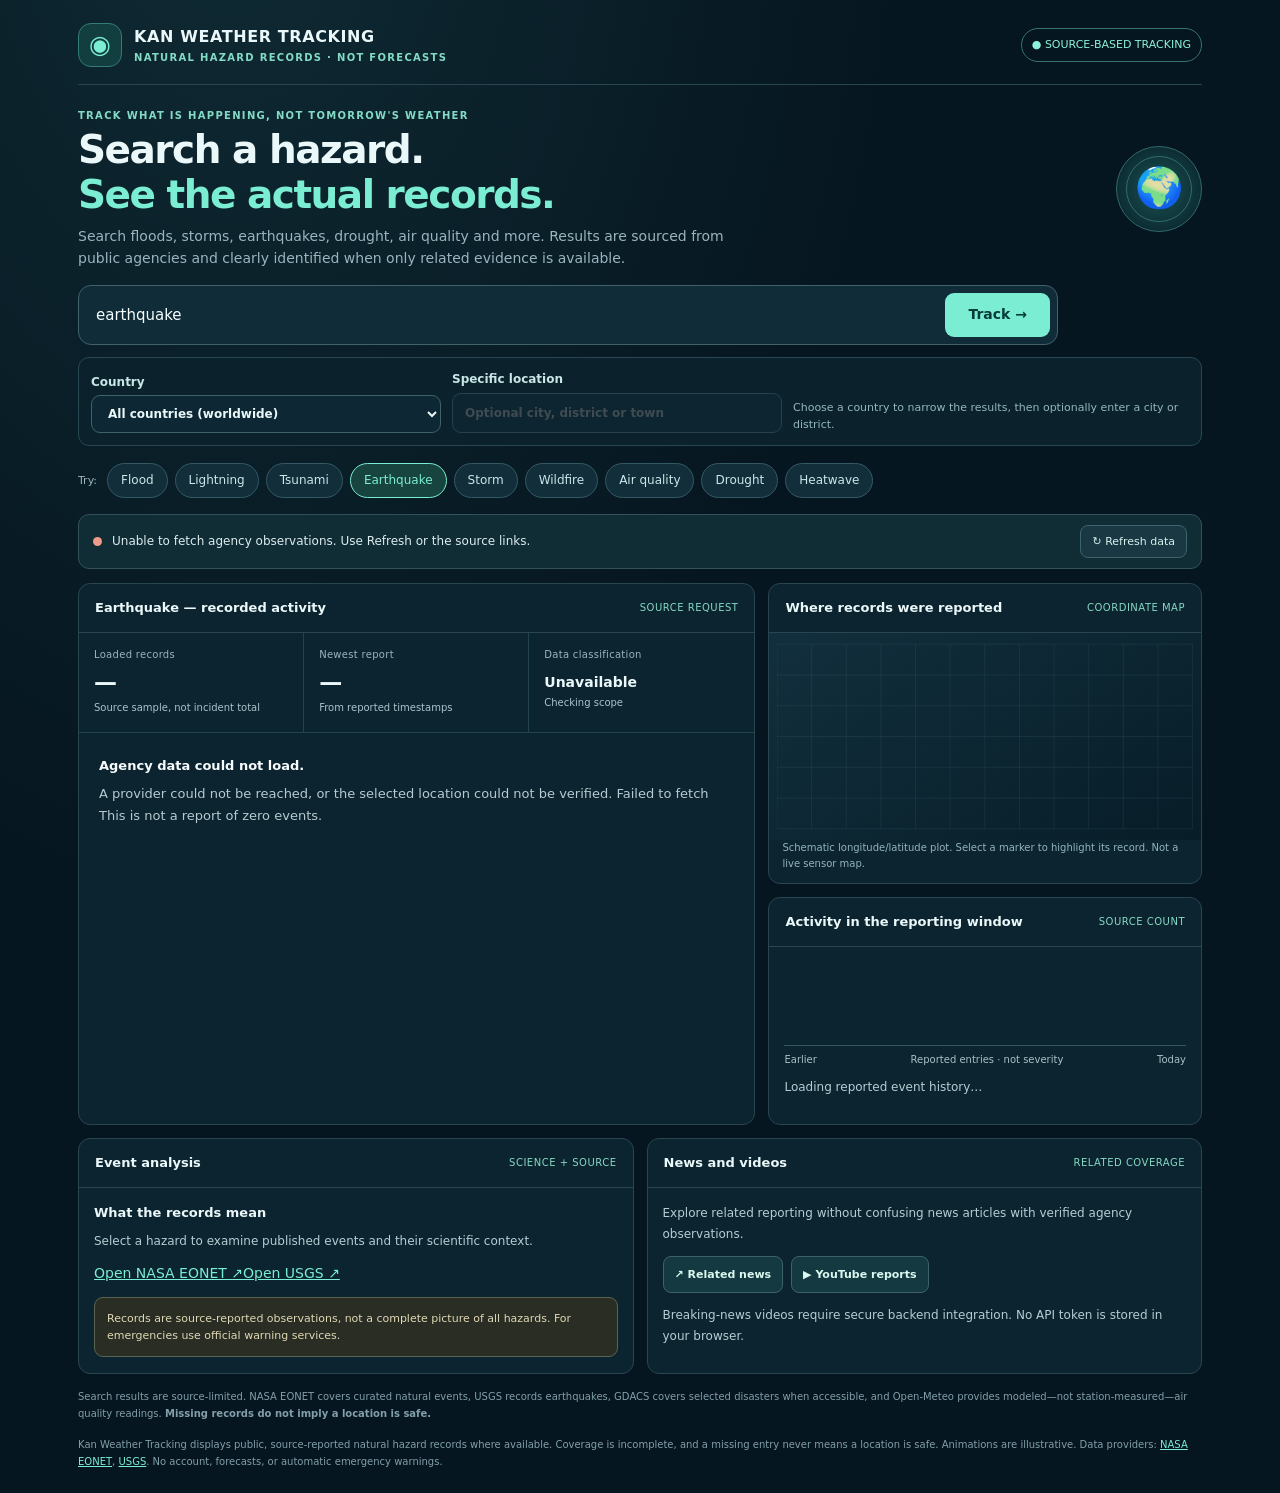
<file: index.html>
<!doctype html>
<html lang="en">
<head>
<meta charset="utf-8" />
<meta name="viewport" content="width=device-width,initial-scale=1" />
<meta name="theme-color" content="#061620" />
<meta name="description" content="Kan Weather Tracking: search real reported natural hazard events and inspect verified source data. No forecasts, accounts, or installations." />
<title>Kan Weather Tracking — Live Source Records</title>
<style>
:root{color-scheme:dark;--bg:#061620;--panel:#0c2430;--panel2:#102d39;--line:#294550;--text:#ebf8f9;--muted:#9ab5be;--accent:#7aedd3;--amber:#ffdc9d}
*{box-sizing:border-box}html{background:var(--bg)}body{margin:0;background:radial-gradient(ellipse at 18% -10%,#173c4488,transparent 45%),var(--bg);color:var(--text);font:14px/1.55 system-ui,-apple-system,Segoe UI,Arial,sans-serif}a{color:var(--accent)}button,input{font:inherit}button{cursor:pointer}button:focus-visible,a:focus-visible,input:focus-visible{outline:3px solid #8df9df;outline-offset:3px}.wrap{max-width:1170px;margin:0 auto;padding:23px}.headbar{display:flex;align-items:center;justify-content:space-between;gap:12px;border-bottom:1px solid var(--line);padding-bottom:17px}.brand{display:flex;align-items:center;gap:12px}.brandmark{width:44px;height:44px;border:1px solid #327c7a;background:#123e40;border-radius:13px;display:grid;place-items:center;color:var(--accent);font-size:25px}.brandname{font-weight:800;letter-spacing:.6px;font-size:16px}.eyebrow{font-size:10px;letter-spacing:1.3px;text-transform:uppercase;color:#83dbc6;font-weight:700}.sub{font-size:12px;color:var(--muted)}.tag{font-size:11px;border:1px solid #37746d;color:#8cf3d8;padding:7px 10px;border-radius:99px;white-space:nowrap}.hero{margin:23px 0 16px;display:grid;grid-template-columns:1fr auto;align-items:center;gap:13px}.hero h1{font-size:clamp(26px,4vw,39px);letter-spacing:-1.5px;line-height:1.16;margin:3px 0 9px}.hero h1 span{color:var(--accent)}.hero p{color:var(--muted);max-width:650px;margin:0}.small-anim{position:relative;width:86px;height:86px;border:1px solid #32696b;border-radius:50%;display:grid;place-items:center;background:radial-gradient(circle,#1a5554,#071b26);font-size:39px;overflow:hidden}.small-anim:after{content:"";position:absolute;inset:9px;border:1px solid #86f2d34a;border-radius:50%;animation:pulse 3s ease-in-out infinite}.small-anim span{animation:float 3s ease-in-out infinite}.small-anim[data-kind=lightning]{box-shadow:0 0 33px #fff1a22a}.small-anim[data-kind=tsunami]{box-shadow:0 0 32px #4ecbe344}.small-anim[data-kind=wildfire]{box-shadow:0 0 30px #fa944327}select{font:inherit;color:var(--text);background:#0d2834;border:1px solid #41616b;border-radius:9px;padding:10px 12px;min-width:0}select:focus-visible{outline:3px solid #8df9df;outline-offset:3px}.scopebar{display:flex;gap:11px;align-items:end;flex-wrap:wrap;margin:12px 0 5px;padding:12px;background:#0b222d;border:1px solid #274852;border-radius:11px}.scopebar label{display:flex;flex-direction:column;gap:4px;color:#c8e6e6;font-size:12px;font-weight:650}.country-control{flex:1;min-width:200px;max-width:350px}.city-control{flex:1;min-width:190px;max-width:330px}.scopebar label select,.scopebar label input{width:100%}.scopebar input{border:1px solid #41616b;background:#0d2834;color:var(--text);border-radius:9px;padding:10px 12px;font:inherit}.scopebar input:disabled{opacity:.5}.scope-tip{font-size:11px;color:#95b5bd;flex:1;min-width:200px}.scopebar:has(.city-control input:not(:disabled)) .scope-tip{display:none}.record .description{font-size:11px;color:#bed9d9;margin:4px 0}.record .meta{font-variant-numeric:tabular-nums}.searchbox{display:flex;gap:9px;background:#102c38;border:1px solid #41616b;padding:7px;border-radius:13px;max-width:980px}.searchbox input{background:none;border:0;color:#f6ffff;min-width:0;flex:1;padding:9px 10px;outline:none;font-size:15px}.searchbox input::placeholder{color:#93acb6}.primary{background:var(--accent);color:#073c3b;font-weight:800;border:0;border-radius:9px;padding:11px 23px;white-space:nowrap}.examples{display:flex;align-items:center;gap:7px;overflow-x:auto;padding:12px 0 14px;scrollbar-width:thin}.examples .label{font-size:11px;color:var(--muted);white-space:nowrap;margin-right:3px}.chip{border:1px solid #345965;border-radius:99px;background:#112e3a;color:#c9e8e9;padding:7px 13px;font-size:12px;white-space:nowrap}.chip[aria-pressed=true]{border-color:var(--accent);color:var(--accent);background:#18443f}.statusbar{border:1px solid #33515b;background:#102c35;padding:10px 14px;border-radius:11px;display:flex;align-items:center;gap:10px;justify-content:space-between;flex-wrap:wrap;margin:2px 0 14px}.statusbar .left{display:flex;align-items:center;gap:10px;min-width:0}.dot{width:9px;height:9px;border-radius:50%;background:#f1bc6b;flex-shrink:0}.dot.ok{background:#6de3bf}.dot.bad{background:#ef9a8a}.stext{font-size:12px;color:#dcecee}.statusbar .actions{display:flex;align-items:center;gap:9px}.plain{border:1px solid #3c646b;background:#193844;color:#d6f1ec;padding:7px 11px;border-radius:8px;font-size:11px}.panel{background:var(--panel);border:1px solid var(--line);border-radius:12px;overflow:hidden}.panelheader{display:flex;justify-content:space-between;align-items:center;gap:12px;border-bottom:1px solid var(--line);padding:14px 16px}.panelheader strong{font-size:13px}.panelheader small{font-size:10px;color:#86d9c4;text-transform:uppercase;letter-spacing:.5px}.main{display:grid;grid-template-columns:minmax(0,1.25fr) minmax(0,.8fr);gap:13px}.data{min-height:370px}.metrics{display:grid;grid-template-columns:repeat(3,minmax(0,1fr));gap:0;border-bottom:1px solid #23434b}.metric{padding:14px 15px;border-right:1px solid #23434b}.metric:last-child{border:0}.metric div{font-size:10px;letter-spacing:.3px;color:var(--muted)}.metric strong{display:block;margin-top:5px;font-size:23px;line-height:1.25}.metric small{font-size:10px;color:#aac3cb}.recordList{padding:0 14px;max-height:400px;overflow:auto}.record{padding:13px 2px;border-bottom:1px solid #27434d}.record:last-child{border:0}.record .name{font-size:13px;font-weight:750;line-height:1.4}.record .meta{font-size:11px;color:#a8c1ca;margin:5px 0}.record a{font-size:11px;font-weight:700;text-decoration:none}.record .source{display:inline-block;margin-right:7px;border:1px solid #486265;border-radius:5px;padding:1px 5px;color:#91dfcf;font-size:10px}.empty{padding:22px 6px;color:#b7cad0;font-size:13px;line-height:1.7}.empty strong{display:block;color:#f7fbfb;margin-bottom:6px}.skeleton{height:52px;margin:12px 0;border-radius:7px;background:linear-gradient(90deg,#173743,#244957,#173743);background-size:200% 100%;animation:shine 1.5s infinite}.sidebar{display:grid;grid-template-rows:auto auto;gap:13px;align-content:start}.mapBox{height:207px;background:linear-gradient(145deg,#122f3d,#071d28);padding:8px;position:relative}.mapBox svg{width:100%;height:100%}.mapLegend{font-size:10px;color:#93b4be;padding:0 13px 12px}.gridmap circle{cursor:pointer}.gridmap circle:hover{stroke:#e3fff7;stroke-width:2}.details{padding:15px}.details h3{font-size:13px;margin:0 0 8px}.details p{color:#bad0d4;font-size:12px;line-height:1.7;margin:0 0 11px}.details .sourceLinks{display:flex;flex-wrap:wrap;gap:7px}.details .sourceLinks a{border:1px solid #35616a;border-radius:7px;background:#153f43;padding:7px 10px;font-size:11px;text-decoration:none}.support{display:grid;grid-template-columns:1fr 1fr;gap:13px;margin-top:13px}.inside{padding:15px}.inside h3{font-size:13px;margin:0 0 8px}.inside p{font-size:12px;color:#b6cdd3;line-height:1.75;margin:0 0 11px}.links{display:flex;gap:8px;flex-wrap:wrap}.links a,.links button{border:1px solid #3d6267;background:#143941;border-radius:8px;padding:9px 11px;color:#dbf8f0;text-decoration:none;font-size:11px;font-weight:700}.warning{margin-top:12px;padding:12px;border:1px solid #5b654d;background:#292d23;border-radius:9px;color:#e1d8b6;font-size:11px}.history{display:flex;align-items:end;gap:3px;height:84px;padding-top:6px;border-bottom:1px solid #345460}.bar{flex:1;background:linear-gradient(180deg,#8df1d9,#258f85);border-radius:4px 4px 0 0;opacity:.9;min-width:2px}.axis{display:flex;justify-content:space-between;font-size:10px;color:#aac0c7;padding-top:6px}.mini-tag{display:inline-block;color:#efdcaf;font-size:10px;border:1px solid #7a6f52;padding:2px 6px;border-radius:5px}.foot{color:#829fa9;font-size:10px;line-height:1.7;margin-top:14px}.offscreen{position:absolute!important;width:1px;height:1px;padding:0;margin:-1px;overflow:hidden;clip:rect(0,0,0,0);white-space:nowrap;border:0}iframe{width:100%;aspect-ratio:16/9;border:0;border-radius:8px;margin-top:10px}.videoHolder{padding-top:9px}
@keyframes pulse{50%{transform:scale(1.2);opacity:.42}}@keyframes float{50%{transform:translateY(-5px)}}@keyframes shine{to{background-position-x:-200%}}@media(max-width:740px){.wrap{padding:13px}.main,.support{grid-template-columns:1fr}.hero{margin-top:16px}.small-anim{width:62px;height:62px;font-size:32px}.hero h1{font-size:27px}.metrics{grid-template-columns:repeat(3,minmax(0,1fr))}.metric{padding:11px}.metric strong{font-size:20px}.recordList{max-height:none}.sidebar{grid-template-columns:1fr 1fr;grid-template-rows:auto}.data{min-height:280px}}@media(max-width:530px){.scopebar{flex-direction:column;align-items:stretch}.scopebar label{min-width:0;max-width:none;width:100%}.scopebar .scope-tip{min-width:0}.sidebar{grid-template-columns:1fr}.hero p{font-size:12px}.brandname{font-size:13px}.tag{display:none}.searchbox input{font-size:13px;padding:8px 4px}.primary{padding:10px 13px}.mapBox{height:185px}}@media(prefers-reduced-motion:reduce){*,*:before,*:after{animation:none!important;transition:none!important}}
</style>
</head><body><div class="wrap" id="kan-app">
<header class="headbar"><div class="brand"><div class="brandmark">◉</div><div><div class="brandname">KAN WEATHER TRACKING</div><div class="eyebrow">Natural hazard records · not forecasts</div></div></div><div class="tag">● SOURCE-BASED TRACKING</div></header>
<section class="hero" aria-label="Search natural hazards"><div><div class="eyebrow">Track what is happening, not tomorrow's weather</div><h1>Search a hazard.<br><span>See the actual records.</span></h1><p>Search floods, storms, earthquakes, drought, air quality and more. Results are sourced from public agencies and clearly identified when only related evidence is available.</p></div><div class="small-anim" id="hazard-art" data-kind="flood" aria-hidden="true"><span id="hazard-symbol">🌊</span></div></section>
<form class="searchbox" id="search-form"><label class="offscreen" for="search">Hazard and optional location</label><input id="search" type="search" autocomplete="off" placeholder="Try “flood in Freetown” or “earthquake in Japan”" value="earthquake" required /><button class="primary" type="submit" id="track-btn">Track →</button></form>
<div class="scopebar" aria-label="Country and city filters">
<label class="country-control" for="country">Country <select id="country"><option value="">All countries (worldwide)</option><option value="AF">Afghanistan</option><option value="AL">Albania</option><option value="DZ">Algeria</option><option value="AS">American Samoa</option><option value="AD">Andorra</option><option value="AO">Angola</option><option value="AI">Anguilla</option><option value="AQ">Antarctica</option><option value="AG">Antigua and Barbuda</option><option value="AR">Argentina</option><option value="AM">Armenia</option><option value="AW">Aruba</option><option value="AU">Australia</option><option value="AT">Austria</option><option value="AZ">Azerbaijan</option><option value="BS">Bahamas</option><option value="BH">Bahrain</option><option value="BD">Bangladesh</option><option value="BB">Barbados</option><option value="BY">Belarus</option><option value="BE">Belgium</option><option value="BZ">Belize</option><option value="BJ">Benin</option><option value="BM">Bermuda</option><option value="BT">Bhutan</option><option value="BO">Bolivia, Plurinational State of</option><option value="BQ">Bonaire, Sint Eustatius and Saba</option><option value="BA">Bosnia and Herzegovina</option><option value="BW">Botswana</option><option value="BV">Bouvet Island</option><option value="BR">Brazil</option><option value="IO">British Indian Ocean Territory</option><option value="BN">Brunei Darussalam</option><option value="BG">Bulgaria</option><option value="BF">Burkina Faso</option><option value="BI">Burundi</option><option value="CV">Cabo Verde</option><option value="KH">Cambodia</option><option value="CM">Cameroon</option><option value="CA">Canada</option><option value="KY">Cayman Islands</option><option value="CF">Central African Republic</option><option value="TD">Chad</option><option value="CL">Chile</option><option value="CN">China</option><option value="CX">Christmas Island</option><option value="CC">Cocos (Keeling) Islands</option><option value="CO">Colombia</option><option value="KM">Comoros</option><option value="CG">Congo</option><option value="CD">Congo, The Democratic Republic of the</option><option value="CK">Cook Islands</option><option value="CR">Costa Rica</option><option value="HR">Croatia</option><option value="CU">Cuba</option><option value="CW">Curaçao</option><option value="CY">Cyprus</option><option value="CZ">Czechia</option><option value="CI">Côte d'Ivoire</option><option value="DK">Denmark</option><option value="DJ">Djibouti</option><option value="DM">Dominica</option><option value="DO">Dominican Republic</option><option value="EC">Ecuador</option><option value="EG">Egypt</option><option value="SV">El Salvador</option><option value="GQ">Equatorial Guinea</option><option value="ER">Eritrea</option><option value="EE">Estonia</option><option value="SZ">Eswatini</option><option value="ET">Ethiopia</option><option value="FK">Falkland Islands (Malvinas)</option><option value="FO">Faroe Islands</option><option value="FJ">Fiji</option><option value="FI">Finland</option><option value="FR">France</option><option value="GF">French Guiana</option><option value="PF">French Polynesia</option><option value="TF">French Southern Territories</option><option value="GA">Gabon</option><option value="GM">Gambia</option><option value="GE">Georgia</option><option value="DE">Germany</option><option value="GH">Ghana</option><option value="GI">Gibraltar</option><option value="GR">Greece</option><option value="GL">Greenland</option><option value="GD">Grenada</option><option value="GP">Guadeloupe</option><option value="GU">Guam</option><option value="GT">Guatemala</option><option value="GG">Guernsey</option><option value="GN">Guinea</option><option value="GW">Guinea-Bissau</option><option value="GY">Guyana</option><option value="HT">Haiti</option><option value="HM">Heard Island and McDonald Islands</option><option value="VA">Holy See (Vatican City State)</option><option value="HN">Honduras</option><option value="HK">Hong Kong</option><option value="HU">Hungary</option><option value="IS">Iceland</option><option value="IN">India</option><option value="ID">Indonesia</option><option value="IR">Iran, Islamic Republic of</option><option value="IQ">Iraq</option><option value="IE">Ireland</option><option value="IM">Isle of Man</option><option value="IL">Israel</option><option value="IT">Italy</option><option value="JM">Jamaica</option><option value="JP">Japan</option><option value="JE">Jersey</option><option value="JO">Jordan</option><option value="KZ">Kazakhstan</option><option value="KE">Kenya</option><option value="KI">Kiribati</option><option value="KP">Korea, Democratic People's Republic of</option><option value="KR">Korea, Republic of</option><option value="KW">Kuwait</option><option value="KG">Kyrgyzstan</option><option value="LA">Lao People's Democratic Republic</option><option value="LV">Latvia</option><option value="LB">Lebanon</option><option value="LS">Lesotho</option><option value="LR">Liberia</option><option value="LY">Libya</option><option value="LI">Liechtenstein</option><option value="LT">Lithuania</option><option value="LU">Luxembourg</option><option value="MO">Macao</option><option value="MG">Madagascar</option><option value="MW">Malawi</option><option value="MY">Malaysia</option><option value="MV">Maldives</option><option value="ML">Mali</option><option value="MT">Malta</option><option value="MH">Marshall Islands</option><option value="MQ">Martinique</option><option value="MR">Mauritania</option><option value="MU">Mauritius</option><option value="YT">Mayotte</option><option value="MX">Mexico</option><option value="FM">Micronesia, Federated States of</option><option value="MD">Moldova, Republic of</option><option value="MC">Monaco</option><option value="MN">Mongolia</option><option value="ME">Montenegro</option><option value="MS">Montserrat</option><option value="MA">Morocco</option><option value="MZ">Mozambique</option><option value="MM">Myanmar</option><option value="NA">Namibia</option><option value="NR">Nauru</option><option value="NP">Nepal</option><option value="NL">Netherlands</option><option value="NC">New Caledonia</option><option value="NZ">New Zealand</option><option value="NI">Nicaragua</option><option value="NE">Niger</option><option value="NG">Nigeria</option><option value="NU">Niue</option><option value="NF">Norfolk Island</option><option value="MK">North Macedonia</option><option value="MP">Northern Mariana Islands</option><option value="NO">Norway</option><option value="OM">Oman</option><option value="PK">Pakistan</option><option value="PW">Palau</option><option value="PS">Palestine, State of</option><option value="PA">Panama</option><option value="PG">Papua New Guinea</option><option value="PY">Paraguay</option><option value="PE">Peru</option><option value="PH">Philippines</option><option value="PN">Pitcairn</option><option value="PL">Poland</option><option value="PT">Portugal</option><option value="PR">Puerto Rico</option><option value="QA">Qatar</option><option value="RO">Romania</option><option value="RU">Russian Federation</option><option value="RW">Rwanda</option><option value="RE">Réunion</option><option value="BL">Saint Barthélemy</option><option value="SH">Saint Helena, Ascension and Tristan da Cunha</option><option value="KN">Saint Kitts and Nevis</option><option value="LC">Saint Lucia</option><option value="MF">Saint Martin (French part)</option><option value="PM">Saint Pierre and Miquelon</option><option value="VC">Saint Vincent and the Grenadines</option><option value="WS">Samoa</option><option value="SM">San Marino</option><option value="ST">Sao Tome and Principe</option><option value="SA">Saudi Arabia</option><option value="SN">Senegal</option><option value="RS">Serbia</option><option value="SC">Seychelles</option><option value="SL">Sierra Leone</option><option value="SG">Singapore</option><option value="SX">Sint Maarten (Dutch part)</option><option value="SK">Slovakia</option><option value="SI">Slovenia</option><option value="SB">Solomon Islands</option><option value="SO">Somalia</option><option value="ZA">South Africa</option><option value="GS">South Georgia and the South Sandwich Islands</option><option value="SS">South Sudan</option><option value="ES">Spain</option><option value="LK">Sri Lanka</option><option value="SD">Sudan</option><option value="SR">Suriname</option><option value="SJ">Svalbard and Jan Mayen</option><option value="SE">Sweden</option><option value="CH">Switzerland</option><option value="SY">Syrian Arab Republic</option><option value="TW">Taiwan, Province of China</option><option value="TJ">Tajikistan</option><option value="TZ">Tanzania, United Republic of</option><option value="TH">Thailand</option><option value="TL">Timor-Leste</option><option value="TG">Togo</option><option value="TK">Tokelau</option><option value="TO">Tonga</option><option value="TT">Trinidad and Tobago</option><option value="TN">Tunisia</option><option value="TM">Turkmenistan</option><option value="TC">Turks and Caicos Islands</option><option value="TV">Tuvalu</option><option value="TR">Türkiye</option><option value="UG">Uganda</option><option value="UA">Ukraine</option><option value="AE">United Arab Emirates</option><option value="GB">United Kingdom</option><option value="US">United States</option><option value="UM">United States Minor Outlying Islands</option><option value="UY">Uruguay</option><option value="UZ">Uzbekistan</option><option value="VU">Vanuatu</option><option value="VE">Venezuela, Bolivarian Republic of</option><option value="VN">Viet Nam</option><option value="VG">Virgin Islands, British</option><option value="VI">Virgin Islands, U.S.</option><option value="WF">Wallis and Futuna</option><option value="EH">Western Sahara</option><option value="YE">Yemen</option><option value="ZM">Zambia</option><option value="ZW">Zimbabwe</option><option value="AX">Åland Islands</option></select></label>
<label class="city-control" for="city">Specific location <input id="city" type="search" autocomplete="off" placeholder="Optional city, district or town" disabled></label>
<span id="location-tip" class="scope-tip">Choose a country to narrow the results, then optionally enter a city or district.</span>
</div>
<div class="examples" id="examples" aria-label="Suggested hazards"><span class="label">Try:</span></div>
<div class="statusbar"><div class="left"><span class="dot" id="status-dot"></span><span class="stext" id="status-text" role="status" aria-live="polite">Ready to load agency observations.</span></div><div class="actions"><span class="sub" id="checked-at"></span><button class="plain" id="reload" type="button">↻ Refresh data</button></div></div>
<section class="main" aria-label="Tracking results">
<div class="panel data"><div class="panelheader"><strong id="results-heading">Reported hazard events</strong><small id="source-label">AGENCY DATA</small></div><div class="metrics"><div class="metric"><div>Loaded records</div><strong id="result-count">—</strong><small id="count-note">Source sample, not incident total</small></div><div class="metric"><div>Newest report</div><strong id="newest">—</strong><small>From reported timestamps</small></div><div class="metric"><div>Data classification</div><strong id="classification" style="font-size:14px;margin-top:11px">Checking</strong><small id="scope-label">Checking scope</small></div></div><div id="records" class="recordList" aria-live="polite"><div class="empty">Searching published hazard records…</div></div></div>
<div class="sidebar"><div class="panel"><div class="panelheader"><strong>Where records were reported</strong><small>COORDINATE MAP</small></div><div class="mapBox"><svg viewBox="0 0 720 320" class="gridmap" id="map" role="img" aria-label="Approximate plotted positions of source records"><rect width="720" height="320" fill="transparent"/><g id="graticule" stroke="#4a7580" stroke-opacity=".3" fill="none"></g><g id="markers"></g></svg></div><div class="mapLegend">Schematic longitude/latitude plot. Select a marker to highlight its record. Not a live sensor map.</div></div><div class="panel"><div class="panelheader"><strong>Activity in the reporting window</strong><small id="history-label">SOURCE COUNT</small></div><div class="inside"><div id="history" class="history" role="img" aria-label="Distribution of returned event records by day"></div><div class="axis"><span id="history-start">Earlier</span><span>Reported entries · not severity</span><span>Today</span></div><p class="sub" id="history-note" style="margin-top:9px">Loaded event counts will appear here.</p></div></div></div>
</section>
<div class="support"><section class="panel"><div class="panelheader"><strong>Event analysis</strong><small>SCIENCE + SOURCE</small></div><div class="inside"><h3 id="analysis-title">What the records mean</h3><p id="analysis-text">Select a hazard to examine published events and their scientific context.</p><p id="analysis-impact"></p><div class="sourceLinks" id="source-links"></div><div class="warning" id="warning">This tracker is not an official emergency alert service. Check local authorities for active warnings.</div></div></section><section class="panel"><div class="panelheader"><strong>News and videos</strong><small>RELATED COVERAGE</small></div><div class="inside"><p>Explore related reporting without confusing news articles with verified agency observations.</p><div class="links"><a id="news-link" target="_blank" rel="noopener noreferrer">↗ Related news</a><a id="video-link" target="_blank" rel="noopener noreferrer">▶ YouTube reports</a><button type="button" id="education-btn" hidden>▶ Watch educational video here</button></div><div id="video-holder" class="videoHolder" hidden></div><p class="sub" style="margin-top:12px">Breaking-news videos require secure backend integration. No API token is stored in your browser.</p></div></section></div>
<div class="foot" id="coverage-explanation">Search results are source-limited. NASA EONET covers curated natural events, USGS records earthquakes, GDACS covers selected disasters when accessible, and Open-Meteo provides modeled—not station-measured—air quality readings. <strong>Missing records do not imply a location is safe.</strong></div><div class="foot">Kan Weather Tracking displays public, source-reported natural hazard records where available. Coverage is incomplete, and a missing entry never means a location is safe. Animations are illustrative. Data providers: <a href="https://eonet.gsfc.nasa.gov/docs/v3" target="_blank" rel="noopener noreferrer">NASA EONET</a>, <a href="https://earthquake.usgs.gov/fdsnws/event/1/" target="_blank" rel="noopener noreferrer">USGS</a>. No account, forecasts, or automatic emergency warnings.</div>
</div>
<script>
(()=>{'use strict';const $=id=>document.getElementById(id);
const H={
 airquality:{name:'Air quality',symbol:'🌫️',source:'airquality',context:true,reason:'Open-Meteo air-quality results are CAMS model-based estimates, not individual pollution incidents or local station measurements.',analysis:'Air quality describes atmospheric pollution concentrations and associated exposure risk.',impact:'US AQI, PM2.5 and PM10 values are location-specific model outputs and may differ from ground monitoring.'},
 flood:{name:'Flood',symbol:'🌊',source:'eonet',category:'floods',reason:'Flood reports in this catalog depend on agencies identifying and mapping the event. Not all local flooding is represented.',analysis:'Floods occur when water exceeds the capacity of rivers, drainage networks or shorelines. Reported events can be local, regional or extensive.',impact:'Potential impacts include water contamination, transport disruption, housing damage and displacement.'},
 lightning:{name:'Lightning',symbol:'⚡',source:'eonet',category:'severeStorms',context:true,reason:'Related storm records are NOT verified lightning strikes. A dedicated strike-detection network is not connected.',analysis:'Lightning occurs when charge separation inside storms creates electrical discharges.',impact:'Nearby storms may be relevant, but their location and extent are not the coordinates of individual strikes.'},
 tsunami:{name:'Tsunami',symbol:'🌊',source:'usgs',context:true,tsunami:true,reason:'USGS tsunami-flagged earthquake records are not official tsunami observations or warnings. Consult tsunami.gov.',analysis:'Tsunamis can result from sudden movement of seawater after earthquakes, landslides or volcanic activity.',impact:'Coastal flooding and hazardous currents may follow. Official advisories must come from warning authorities.'},
 earthquake:{name:'Earthquake',symbol:'🌍',source:'usgs',analysis:'Earthquakes are releases of energy when rocks move along faults. USGS records include event magnitude and location.',impact:'Effects vary by magnitude, depth, distance, construction and ground conditions.'},
 storm:{name:'Severe storm',symbol:'🌀',source:'eonet',category:'severeStorms',analysis:'Severe storms arise from atmospheric moisture, instability and pressure changes.',impact:'Potential effects include heavy rainfall, damaging wind and coastal impacts.'},
 wildfire:{name:'Wildfire',symbol:'🔥',source:'eonet',category:'wildfires',analysis:'Wildfires spread across vegetation according to available fuels, terrain and atmospheric conditions.',impact:'Fire can damage homes, degrade air quality and disrupt infrastructure.'},
 volcano:{name:'Volcanic activity',symbol:'🌋',source:'eonet',category:'volcanoes',analysis:'Volcanic activity occurs as magma and volcanic gases move toward or erupt at the surface.',impact:'Ash, gas and lava can affect transport, housing and health.'},
 landslide:{name:'Landslide',symbol:'⛰️',source:'eonet',category:'landslides',analysis:'Landslides involve soil or rock moving down a slope, often after rainfall or earthquakes.',impact:'They can block roads, damage buildings and disrupt rivers.'},
 drought:{name:'Drought',symbol:'🏜️',source:'eonet',category:'drought',analysis:'Drought is a prolonged lack of available water relative to normal conditions.',impact:'Effects may include crop stress and drinking-water shortages.'},
 heatwave:{name:'Temperature extremes',symbol:'☀️',source:'eonet',category:'tempExtremes',context:true,reason:'NASA temperature-extreme reports can include cold events; these records are not confirmed heatwave detections.',analysis:'Extended periods of extreme heat increase health and infrastructure risks.',impact:'This category includes some non-heat events, so review each source record carefully.'}
};
const examples=[['flood','Flood'],['lightning','Lightning'],['tsunami','Tsunami'],['earthquake','Earthquake'],['storm','Storm'],['wildfire','Wildfire'],['airquality','Air quality'],['drought','Drought'],['heatwave','Heatwave']];
for(const [id,label] of examples){const b=document.createElement('button');b.className='chip';b.type='button';b.dataset.kind=id;b.textContent=label;b.onclick=()=>{ $('search').value=label;search(false); };$('examples').append(b)}
const COUNTRY_BOUNDS={"FJ":[-18.164,-16.021,-180.0,180.0,[[[180.0,-16.07],[180.0,-16.56],[178.73,-17.01],[178.6,-16.64],[180.0,-16.07]],[[177.67,-17.38],[178.37,-17.34],[178.72,-17.63],[178.55,-18.15],[177.38,-18.16],[177.29,-17.72],[177.67,-17.38]],[[-179.79,-16.02],[-179.92,-16.5],[-180.0,-16.56],[-180.0,-16.07],[-179.79,-16.02]]]],"TZ":[-11.721,-0.95,29.34,40.317,[[[33.9,-0.95],[37.7,-3.1],[37.77,-3.68],[39.2,-4.68],[38.74,-5.91],[38.8,-6.48],[39.44,-6.84],[39.19,-8.49],[39.95,-10.1],[40.32,-10.32],[39.52,-10.9],[36.51,-11.72],[34.56,-11.52],[34.28,-10.16],[33.74,-9.42],[30.74,-8.34],[30.2,-7.08],[29.62,-6.52],[29.34,-4.5],[29.75,-4.45],[30.75,-3.36],[30.47,-2.41],[30.76,-2.29],[30.82,-1.7],[30.42,-1.13],[33.9,-0.95]]]],"EH":[21.0,27.656,-17.063,-8.666,[[[-8.67,27.66],[-8.69,25.88],[-11.97,25.93],[-11.94,23.37],[-12.87,23.28],[-13.12,22.77],[-12.93,21.33],[-16.85,21.33],[-17.06,21.0],[-17.02,21.42],[-14.75,21.5],[-14.22,22.31],[-13.89,23.69],[-12.5,24.77],[-12.03,26.03],[-11.72,26.1],[-11.39,26.88],[-8.79,27.12],[-8.67,27.66]]]],"CA":[41.675,83.233,-140.998,-52.648,[[[-122.84,49.0],[-125.62,50.42],[-127.44,50.83],[-127.99,51.72],[-127.85,52.33],[-129.13,52.76],[-129.31,53.56],[-130.51,54.29],[-130.54,54.8],[-129.98,55.29],[-130.01,55.92],[-131.71,56.55],[-133.36,58.41],[-135.48,59.79],[-137.45,58.91],[-139.04,60.0],[-141.0,60.31],[-140.99,69.71],[-136.5,68.9],[-134.41,69.63],[-132.93,69.51],[-129.79,70.19],[-129.11,69.78],[-128.36,70.01],[-128.14,70.48],[-125.76,69.48],[-124.42,70.16],[-124.29,69.4],[-122.68,69.86],[-121.47,69.8],[-117.6,69.01],[-115.25,68.91],[-113.9,68.4],[-115.3,67.9],[-113.5,67.69],[-109.95,67.98],[-108.88,67.38],[-107.79,67.89],[-108.81,68.31],[-108.17,68.65],[-106.15,68.8],[-104.34,68.02],[-103.22,68.1],[-101.45,67.65],[-98.44,67.78],[-98.56,68.4],[-97.67,68.58],[-96.12,68.24],[-96.13,67.29],[-95.49,68.09],[-94.69,68.06],[-94.23,69.07],[-96.47,70.09],[-96.39,71.19],[-95.21,71.92],[-92.88,71.32],[-91.52,70.19],[-92.41,69.7],[-90.55,69.5],[-90.55,68.47],[-89.22,69.26],[-88.02,68.62],[-88.32,67.87],[-87.35,67.2],[-85.58,68.78],[-85.52,69.88],[-82.62,69.66],[-81.28,69.16],[-81.22,68.67],[-81.96,68.13],[-81.26,67.6],[-81.39,67.11],[-83.34,66.41],[-84.74,66.26],[-85.77,66.56],[-87.32,64.78],[-88.48,64.1],[-89.91,64.03],[-90.7,63.61],[-90.77,62.96],[-91.93,62.84],[-94.24,60.9],[-94.63,60.11],[-94.68,58.95],[-93.22,58.78],[-92.3,57.09],[-90.9,57.28],[-89.04,56.85],[-85.01,55.3],[-82.27,55.15],[-82.44,54.28],[-82.13,53.28],[-81.4,52.16],[-79.91,51.21],[-79.14,51.53],[-78.6,52.56],[-79.12,54.14],[-79.83,54.67],[-78.23,55.14],[-77.1,55.84],[-76.54,56.53],[-76.62,57.2],[-77.3,58.05],[-78.52,58.8],[-77.34,59.85],[-78.11,62.32],[-77.41,62.55],[-74.67,62.18],[-73.84,62.44],[-71.68,61.53],[-71.37,61.14],[-69.59,61.06],[-69.29,58.96],[-68.37,58.8],[-67.65,58.21],[-66.2,58.77],[-64.58,60.34],[-61.4,56.97],[-61.8,56.34],[-59.57,55.2],[-57.33,54.63],[-56.94,53.78],[-56.16,53.65],[-55.76,53.27],[-55.68,52.15],[-57.13,51.42],[-58.77,51.06],[-60.03,50.24],[-66.4,50.23],[-67.24,49.51],[-68.51,49.07],[-71.1,46.82],[-70.26,46.99],[-68.65,48.3],[-66.55,49.13],[-65.06,49.23],[-64.17,48.74],[-65.12,48.07],[-64.47,46.24],[-63.17,45.74],[-61.52,45.88],[-60.52,47.01],[-60.45,46.28],[-59.8,45.92],[-61.04,45.27],[-64.25,44.27],[-65.36,43.55],[-66.12,43.62],[-66.16,44.47],[-64.43,45.29],[-67.14,45.14],[-67.79,45.7],[-67.79,47.07],[-69.24,47.45],[-70.0,46.69],[-70.66,45.46],[-71.51,45.01],[-74.87,45.0],[-76.82,43.63],[-78.72,43.63],[-79.17,43.47],[-78.94,42.86],[-82.44,41.68],[-83.14,41.98],[-82.14,43.57],[-82.55,45.35],[-83.59,45.82],[-83.47,45.99],[-84.14,46.51],[-84.6,46.44],[-84.88,46.9],[-88.38,48.3],[-89.27,48.02],[-91.64,48.14],[-94.33,48.67],[-94.82,49.39],[-95.16,49.38],[-95.16,49.0],[-122.84,49.0]],[[-83.99,62.45],[-83.25,62.91],[-81.88,62.9],[-83.07,62.16],[-83.77,62.18],[-83.99,62.45]],[[-79.78,72.8],[-80.88,73.33],[-80.83,73.69],[-78.06,73.65],[-76.34,73.1],[-76.25,72.83],[-79.78,72.8]],[[-80.32,62.09],[-79.93,62.39],[-79.27,62.16],[-79.66,61.63],[-80.1,61.72],[-80.32,62.09]],[[-93.61,74.98],[-94.16,74.59],[-96.82,74.93],[-96.29,75.38],[-94.85,75.65],[-93.61,74.98]],[[-93.84,77.52],[-96.17,77.56],[-96.44,77.83],[-94.42,77.82],[-93.84,77.52]],[[-98.63,78.87],[-95.56,78.42],[-95.83,78.06],[-97.31,77.85],[-98.12,78.08],[-98.63,78.87]],[[-88.15,74.39],[-92.42,74.84],[-92.89,75.88],[-93.89,76.32],[-97.12,76.75],[-96.75,77.16],[-91.61,76.78],[-90.74,76.45],[-90.97,76.07],[-89.19,75.61],[-81.13,75.71],[-80.06,75.34],[-79.83,74.92],[-81.95,74.44],[-88.15,74.39]],[[-111.26,78.15],[-109.85,78.0],[-110.19,77.7],[-112.05,77.41],[-113.53,77.73],[-111.26,78.15]],[[-111.5,78.85],[-109.66,78.6],[-112.54,78.41],[-111.5,78.85]],[[-55.41,51.59],[-56.8,49.81],[-56.14,50.15],[-55.47,49.94],[-55.82,49.59],[-53.48,49.25],[-53.79,48.52],[-53.09,48.69],[-52.65,47.54],[-53.07,46.66],[-54.18,46.81],[-53.96,47.63],[-54.24,47.75],[-55.4,46.88],[-56.0,46.92],[-55.29,47.39],[-56.25,47.63],[-59.27,47.6],[-59.42,47.9],[-58.8,48.25],[-59.23,48.52],[-58.39,49.13],[-57.36,50.72],[-55.87,51.63],[-55.41,51.59]],[[-84.46,65.37],[-81.64,64.46],[-81.55,63.98],[-80.82,64.06],[-80.1,63.73],[-80.99,63.41],[-82.55,63.65],[-83.11,64.1],[-85.52,63.05],[-85.87,63.64],[-87.22,63.54],[-86.35,64.04],[-85.88,65.74],[-85.16,65.66],[-84.98,65.22],[-84.46,65.37]],[[-80.75,72.06],[-77.82,72.75],[-74.23,71.77],[-74.1,71.33],[-72.24,71.56],[-71.2,70.92],[-68.79,70.53],[-67.91,70.12],[-66.97,69.19],[-68.81,68.72],[-64.86,67.85],[-63.42,66.93],[-61.85,66.86],[-62.16,66.16],[-63.92,65.0],[-66.72,66.39],[-68.02,66.26],[-68.14,65.69],[-65.32,64.38],[-64.67,63.39],[-65.01,62.67],[-68.78,63.75],[-66.33,62.28],[-66.17,61.93],[-68.88,62.33],[-71.02,62.91],[-72.24,63.4],[-71.89,63.68],[-74.83,64.68],[-74.82,64.39],[-77.71,64.23],[-78.56,64.57],[-77.9,65.31],[-73.96,65.45],[-74.29,65.81],[-73.94,66.31],[-72.65,67.28],[-73.31,68.07],[-76.87,68.89],[-76.23,69.15],[-77.29,69.77],[-78.96,70.17],[-79.49,69.87],[-81.31,69.74],[-88.68,70.41],[-89.51,70.76],[-88.47,71.22],[-89.89,71.22],[-90.21,72.24],[-89.44,73.13],[-88.41,73.54],[-85.83,73.8],[-86.56,73.16],[-85.77,72.53],[-84.85,73.34],[-82.32,73.75],[-80.6,72.72],[-80.75,72.06]],[[-94.5,74.13],[-92.42,74.1],[-90.51,73.86],[-92.0,72.97],[-93.2,72.77],[-94.27,72.02],[-95.41,72.06],[-96.03,72.94],[-96.02,73.44],[-94.5,74.13]],[[-122.85,76.12],[-119.1,77.51],[-116.2,77.65],[-116.34,76.88],[-117.11,76.53],[-121.5,75.9],[-122.85,76.12]],[[-133.18,54.17],[-131.75,54.12],[-132.05,52.98],[-131.18,52.18],[-131.58,52.18],[-133.05,53.41],[-133.18,54.17]],[[-105.49,79.3],[-100.83,78.8],[-99.67,77.91],[-105.18,78.38],[-104.21,78.68],[-105.42,78.92],[-105.49,79.3]],[[-123.51,48.51],[-124.01,48.37],[-125.66,48.83],[-127.03,49.81],[-128.06,49.99],[-128.36,50.77],[-125.76,50.3],[-123.51,48.51]],[[-121.54,74.45],[-117.56,74.19],[-115.51,73.48],[-119.22,72.52],[-120.46,71.82],[-120.46,71.38],[-123.09,70.9],[-123.62,71.34],[-125.93,71.87],[-123.94,73.68],[-124.92,74.29],[-121.54,74.45]],[[-107.82,75.85],[-105.88,75.97],[-105.7,75.48],[-106.31,75.01],[-109.7,74.85],[-112.22,74.42],[-113.74,74.39],[-113.87,74.72],[-111.79,75.16],[-117.71,75.22],[-116.35,76.2],[-115.4,76.48],[-112.59,76.14],[-110.81,75.55],[-109.07,75.47],[-110.5,76.43],[-109.58,76.79],[-108.55,76.68],[-107.82,75.85]],[[-106.52,73.08],[-105.4,72.67],[-104.46,70.99],[-100.98,70.02],[-101.09,69.58],[-102.73,69.5],[-102.09,69.12],[-102.43,68.75],[-105.96,69.18],[-113.31,68.54],[-113.85,69.01],[-116.11,69.17],[-117.34,69.96],[-112.42,70.37],[-117.9,70.54],[-118.43,70.91],[-116.11,71.31],[-119.4,71.56],[-117.87,72.71],[-115.19,73.31],[-114.17,73.12],[-114.67,72.65],[-112.44,72.96],[-111.05,72.45],[-109.92,72.96],[-109.01,72.63],[-108.19,71.65],[-107.69,72.07],[-108.4,73.09],[-106.52,73.08]],[[-100.44,72.71],[-101.54,73.36],[-100.36,73.84],[-97.38,73.76],[-97.12,73.47],[-98.05,72.99],[-96.54,72.56],[-96.72,71.66],[-98.36,71.27],[-99.32,71.36],[-102.5,72.51],[-102.48,72.83],[-100.44,72.71]],[[-106.94,73.46],[-105.26,73.64],[-104.5,73.42],[-105.38,72.76],[-106.94,73.46]],[[-98.5,76.72],[-97.74,76.26],[-97.7,75.74],[-98.16,75.0],[-99.81,74.9],[-100.88,75.06],[-100.86,75.64],[-102.5,75.56],[-102.57,76.34],[-98.5,76.72]],[[-96.02,80.6],[-94.3,80.98],[-94.74,81.21],[-92.41,81.26],[-91.13,80.72],[-87.81,80.32],[-87.02,79.66],[-85.81,79.34],[-89.04,78.29],[-92.88,78.34],[-93.95,78.75],[-93.94,79.11],[-93.15,79.38],[-94.97,79.37],[-96.71,80.16],[-96.02,80.6]],[[-91.59,81.89],[-86.97,82.28],[-85.5,82.65],[-83.18,82.32],[-82.42,82.86],[-79.31,83.13],[-72.83,83.23],[-65.83,83.03],[-61.85,82.63],[-61.89,82.36],[-67.66,81.5],[-65.48,81.51],[-69.47,80.62],[-71.18,79.8],[-76.91,79.32],[-75.53,79.2],[-76.22,79.02],[-75.39,78.53],[-79.76,77.21],[-79.62,76.98],[-77.91,77.02],[-77.89,76.78],[-80.56,76.18],[-83.17,76.45],[-89.49,76.47],[-89.62,76.95],[-87.77,77.18],[-88.26,77.9],[-84.98,77.54],[-86.34,78.18],[-87.96,78.37],[-87.15,78.76],[-85.38,79.0],[-85.09,79.35],[-86.51,79.74],[-86.93,80.25],[-83.41,80.1],[-81.85,80.46],[-87.6,80.52],[-89.37,80.86],[-91.37,81.55],[-91.59,81.89]],[[-75.22,67.44],[-76.99,67.1],[-77.24,67.59],[-76.81,68.15],[-75.9,68.29],[-75.11,68.01],[-75.22,67.44]],[[-98.22,70.14],[-95.65,69.11],[-96.27,68.76],[-97.62,69.06],[-98.43,68.95],[-99.8,69.4],[-98.22,70.14]],[[-64.52,49.87],[-62.86,49.71],[-61.81,49.11],[-63.59,49.4],[-64.52,49.87]],[[-64.01,47.04],[-63.66,46.55],[-62.01,46.44],[-62.87,45.97],[-64.14,46.39],[-64.39,46.73],[-64.01,47.04]]]],"US":[18.916,71.358,-171.791,-66.965,[[[-122.84,49.0],[-95.16,49.0],[-95.16,49.38],[-94.82,49.39],[-94.33,48.67],[-91.64,48.14],[-89.27,48.02],[-88.38,48.3],[-84.88,46.9],[-84.6,46.44],[-84.14,46.51],[-83.47,45.99],[-83.59,45.82],[-82.55,45.35],[-82.14,43.57],[-83.12,42.08],[-82.69,41.68],[-78.94,42.86],[-79.17,43.47],[-78.72,43.63],[-76.82,43.63],[-74.87,45.0],[-71.51,45.01],[-70.66,45.46],[-70.0,46.69],[-69.24,47.45],[-67.79,47.07],[-67.79,45.7],[-66.96,44.81],[-70.12,43.68],[-70.81,42.87],[-70.82,42.33],[-70.49,41.81],[-70.08,41.78],[-70.19,42.15],[-69.88,41.92],[-69.97,41.64],[-73.71,40.93],[-72.24,41.12],[-71.94,40.93],[-73.95,40.75],[-74.26,40.47],[-73.96,40.43],[-74.18,39.71],[-74.91,38.94],[-75.53,39.5],[-75.06,38.4],[-75.94,37.22],[-75.72,37.94],[-76.23,38.32],[-76.35,39.15],[-76.54,38.72],[-76.33,38.08],[-76.99,38.24],[-76.3,37.92],[-76.26,36.97],[-75.97,36.9],[-75.73,35.55],[-76.36,34.81],[-77.4,34.51],[-79.06,33.49],[-81.34,31.44],[-81.31,30.04],[-80.06,26.88],[-80.38,25.21],[-81.17,25.2],[-81.71,25.87],[-82.86,27.89],[-82.65,28.55],[-83.71,29.94],[-84.1,30.09],[-85.11,29.64],[-86.4,30.4],[-89.59,30.16],[-89.22,29.29],[-89.41,29.16],[-90.88,29.15],[-91.63,29.68],[-92.5,29.55],[-93.23,29.78],[-94.69,29.48],[-97.14,27.83],[-97.38,26.69],[-97.14,25.87],[-97.53,25.84],[-99.02,26.37],[-99.52,27.54],[-100.96,29.38],[-101.66,29.78],[-102.48,29.76],[-103.11,28.97],[-103.94,29.27],[-104.46,29.57],[-105.04,30.64],[-106.51,31.75],[-108.24,31.75],[-108.24,31.34],[-111.02,31.33],[-114.81,32.53],[-114.72,32.72],[-117.13,32.54],[-117.3,33.05],[-118.52,34.03],[-120.62,34.61],[-120.74,35.16],[-121.71,36.16],[-122.51,37.78],[-123.73,38.95],[-123.87,39.77],[-124.4,40.31],[-124.21,42.0],[-124.53,42.77],[-123.9,45.52],[-124.08,46.86],[-124.69,48.18],[-124.57,48.38],[-123.12,48.04],[-122.59,47.1],[-122.34,47.36],[-122.84,49.0]],[[-155.86,20.27],[-154.81,19.51],[-155.69,18.92],[-156.07,19.7],[-155.86,20.27]],[[-156.0,20.76],[-156.41,20.57],[-156.71,20.93],[-156.61,21.01],[-156.0,20.76]],[[-157.25,21.22],[-156.79,21.07],[-157.33,21.1],[-157.25,21.22]],[[-158.03,21.72],[-157.65,21.32],[-157.71,21.26],[-158.13,21.31],[-158.29,21.58],[-158.03,21.72]],[[-159.37,22.21],[-159.46,21.88],[-159.8,22.07],[-159.6,22.24],[-159.37,22.21]],[[-167.46,60.21],[-165.67,60.29],[-165.58,59.91],[-166.19,59.75],[-167.46,60.21]],[[-153.23,57.97],[-152.14,57.59],[-154.01,56.73],[-154.52,56.99],[-154.67,57.46],[-153.23,57.97]],[[-140.99,69.71],[-141.0,60.31],[-139.04,60.0],[-137.45,58.91],[-135.48,59.79],[-133.36,58.41],[-131.71,56.55],[-130.01,55.92],[-129.98,55.29],[-130.54,54.8],[-131.97,55.5],[-132.25,56.37],[-133.54,57.18],[-134.08,58.12],[-136.63,58.21],[-139.87,59.54],[-142.57,60.08],[-143.96,60.0],[-147.11,60.88],[-148.22,60.67],[-148.02,59.98],[-151.72,59.16],[-151.86,59.74],[-151.41,60.73],[-150.35,61.03],[-150.62,61.28],[-154.02,59.35],[-153.29,58.86],[-154.23,58.15],[-156.31,57.42],[-156.56,56.98],[-158.12,56.46],[-158.43,55.99],[-163.07,54.69],[-164.94,54.57],[-161.8,55.89],[-160.56,56.01],[-158.68,57.02],[-157.72,57.57],[-157.55,58.33],[-157.04,58.92],[-158.19,58.62],[-158.52,58.79],[-159.06,58.42],[-159.71,58.93],[-159.98,58.57],[-160.36,59.07],[-161.97,58.67],[-161.87,59.63],[-162.52,59.99],[-163.82,59.8],[-165.35,60.51],[-165.35,61.07],[-166.12,61.5],[-165.73,62.07],[-164.56,63.15],[-163.07,63.06],[-162.26,63.54],[-161.53,63.46],[-160.77,63.77],[-160.96,64.22],[-161.52,64.4],[-160.78,64.79],[-162.76,64.34],[-163.55,64.56],[-164.96,64.45],[-166.43,64.69],[-168.11,65.67],[-164.47,66.58],[-163.65,66.58],[-163.79,66.08],[-161.68,66.12],[-165.39,68.04],[-166.76,68.36],[-166.2,68.88],[-164.43,68.92],[-163.17,69.37],[-162.93,69.86],[-161.91,70.33],[-159.04,70.89],[-158.12,70.82],[-156.58,71.36],[-155.07,71.15],[-154.34,70.7],[-152.21,70.83],[-152.27,70.6],[-150.74,70.43],[-144.92,69.99],[-143.59,70.15],[-140.99,69.71]],[[-171.73,63.78],[-170.49,63.69],[-168.69,63.3],[-169.53,62.98],[-170.67,63.38],[-171.55,63.32],[-171.79,63.41],[-171.73,63.78]]]],"KZ":[40.662,55.385,46.466,87.36,[[[87.36,49.21],[86.6,48.55],[85.77,48.46],[85.72,47.45],[85.16,47.0],[83.18,47.33],[82.46,45.54],[79.97,44.92],[80.87,43.18],[80.18,42.92],[80.26,42.35],[79.14,42.86],[75.64,42.88],[74.21,43.3],[73.65,43.09],[73.49,42.5],[71.84,42.85],[71.19,42.7],[70.96,42.27],[69.07,41.38],[68.63,40.67],[68.26,40.66],[67.99,41.14],[66.71,41.17],[66.51,41.99],[66.02,41.99],[66.1,43.0],[64.9,43.73],[62.01,43.5],[61.06,44.41],[58.5,45.59],[55.93,45.0],[55.97,41.31],[55.46,41.26],[54.76,42.04],[54.08,42.32],[52.5,41.78],[52.69,42.44],[52.5,42.79],[51.34,43.13],[50.31,44.61],[51.28,44.51],[51.32,45.25],[53.04,45.26],[53.04,46.85],[51.19,47.05],[49.1,46.4],[48.59,46.56],[48.69,47.08],[48.06,47.74],[47.32,47.72],[46.47,48.39],[47.04,49.15],[46.75,49.36],[47.55,50.45],[48.58,49.87],[48.7,50.61],[50.77,51.69],[52.33,51.72],[55.72,50.62],[56.78,51.04],[58.36,51.06],[59.64,50.55],[59.93,50.84],[61.34,50.8],[61.59,51.27],[59.97,51.96],[60.93,52.45],[60.74,52.72],[61.7,52.98],[60.98,53.66],[61.44,54.01],[65.18,54.35],[69.07,55.39],[70.87,55.17],[71.18,54.13],[72.22,54.38],[73.51,54.04],[73.43,53.49],[74.38,53.55],[76.89,54.49],[76.53,54.18],[77.8,53.4],[80.04,50.86],[80.57,51.39],[81.95,50.81],[83.38,51.07],[85.54,49.69],[86.83,49.83],[87.36,49.21]]]],"UZ":[37.145,45.587,55.929,73.055,[[[55.97,41.31],[55.93,45.0],[58.5,45.59],[61.06,44.41],[62.01,43.5],[64.9,43.73],[66.1,43.0],[66.02,41.99],[66.51,41.99],[66.71,41.17],[67.99,41.14],[68.26,40.66],[68.63,40.67],[69.07,41.38],[70.96,42.27],[71.26,42.17],[70.42,41.52],[71.16,41.14],[71.87,41.39],[73.06,40.87],[71.77,40.15],[70.6,40.22],[70.67,40.96],[69.33,40.73],[68.54,39.53],[67.7,39.58],[67.44,39.14],[68.18,38.9],[68.39,38.16],[67.83,37.14],[66.52,37.36],[66.55,37.97],[64.17,38.89],[62.37,40.05],[61.88,41.08],[60.47,41.22],[60.08,41.43],[59.98,42.22],[58.63,42.75],[56.93,41.83],[57.1,41.32],[55.97,41.31]]]],"PG":[-10.583,-2.5,141.0,156.02,[[[141.0,-2.6],[144.58,-3.86],[145.83,-4.88],[145.98,-5.47],[147.65,-6.08],[147.89,-6.61],[146.97,-6.72],[147.19,-7.39],[148.08,-8.04],[148.73,-9.1],[149.31,-9.07],[149.27,-9.51],[150.04,-9.68],[149.74,-9.87],[150.8,-10.29],[150.69,-10.58],[147.91,-10.13],[146.57,-8.94],[146.05,-8.07],[144.74,-7.63],[143.29,-8.25],[143.41,-8.98],[142.63,-9.33],[141.03,-9.12],[141.0,-2.6]],[[152.64,-3.66],[153.14,-4.5],[152.83,-4.77],[152.41,-3.79],[150.66,-2.74],[150.94,-2.5],[152.64,-3.66]],[[151.98,-5.48],[149.71,-6.32],[148.32,-5.75],[148.4,-5.44],[149.85,-5.51],[150.14,-5.0],[150.24,-5.53],[150.81,-5.46],[151.65,-4.76],[151.54,-4.17],[152.14,-4.15],[152.32,-4.87],[151.98,-5.48]],[[154.51,-5.14],[156.02,-6.54],[155.88,-6.82],[155.6,-6.92],[155.17,-6.54],[154.51,-5.14]]]],"ID":[-10.24,5.48,95.293,141.034,[[[141.0,-2.6],[141.03,-9.12],[140.14,-8.3],[139.13,-8.1],[138.88,-8.38],[137.61,-8.41],[138.04,-7.6],[138.67,-7.32],[137.93,-5.39],[135.99,-4.55],[135.16,-4.46],[133.66,-3.54],[133.37,-4.02],[132.98,-4.11],[132.75,-3.31],[131.99,-2.82],[133.78,-2.48],[133.7,-2.21],[132.23,-2.21],[131.84,-1.62],[130.94,-1.43],[130.52,-0.94],[132.38,-0.37],[133.99,-0.78],[134.42,-2.77],[135.46,-3.37],[136.29,-2.31],[137.44,-1.7],[138.33,-1.7],[141.0,-2.6]],[[124.97,-8.89],[125.09,-9.39],[124.44,-10.14],[123.46,-10.24],[123.98,-9.29],[124.97,-8.89]],[[134.21,-6.9],[134.11,-6.14],[134.5,-5.45],[134.72,-6.21],[134.21,-6.9]],[[117.88,4.14],[117.31,3.23],[118.05,2.29],[117.88,1.83],[119.0,0.9],[117.81,0.78],[117.48,0.1],[117.52,-0.8],[116.56,-1.49],[116.15,-4.01],[116.0,-3.66],[114.86,-4.11],[114.47,-3.5],[113.26,-3.12],[112.07,-3.48],[111.7,-2.99],[110.22,-2.93],[110.07,-1.59],[109.57,-1.31],[109.09,-0.46],[108.95,0.42],[109.07,1.34],[109.66,2.01],[109.83,1.34],[110.51,0.77],[111.8,0.9],[112.86,1.5],[113.81,1.22],[114.62,1.43],[115.87,4.31],[117.88,4.14]],[[128.14,-2.84],[130.47,-3.09],[130.83,-3.86],[129.99,-3.45],[127.9,-3.39],[128.14,-2.84]],[[126.87,-3.79],[126.18,-3.61],[125.99,-3.18],[127.0,-3.13],[127.25,-3.46],[126.87,-3.79]],[[127.93,2.17],[128.0,1.63],[128.59,1.54],[128.69,1.13],[128.64,0.26],[128.12,0.36],[127.97,-0.25],[128.38,-0.78],[128.1,-0.9],[127.4,1.01],[127.93,2.17]],[[122.93,0.88],[124.08,0.92],[125.07,1.64],[125.24,1.42],[124.44,0.43],[123.69,0.24],[122.72,0.43],[120.18,0.24],[120.04,-0.52],[120.94,-1.41],[121.48,-0.96],[123.34,-0.62],[123.26,-1.08],[122.82,-0.93],[122.39,-1.52],[121.51,-1.9],[122.45,-3.19],[122.27,-3.53],[123.17,-4.68],[123.16,-5.34],[122.63,-5.63],[122.24,-5.28],[122.72,-4.46],[121.74,-4.85],[121.49,-4.57],[121.62,-4.19],[120.9,-3.6],[120.97,-2.63],[120.31,-2.93],[120.43,-5.53],[119.8,-5.67],[119.37,-5.38],[119.65,-4.46],[119.5,-3.49],[119.08,-3.49],[118.77,-2.8],[119.83,0.15],[120.89,1.31],[122.93,0.88]],[[120.72,-10.24],[118.97,-9.56],[119.9,-9.36],[120.78,-9.97],[120.72,-10.24]],[[121.34,-8.54],[122.01,-8.46],[122.9,-8.09],[122.76,-8.65],[121.25,-8.93],[119.92,-8.81],[119.92,-8.44],[120.72,-8.24],[121.34,-8.54]],[[118.26,-8.36],[118.88,-8.28],[119.13,-8.71],[116.74,-9.03],[117.08,-8.46],[117.63,-8.45],[117.9,-8.1],[118.26,-8.36]],[[108.49,-6.42],[108.62,-6.78],[110.54,-6.88],[110.76,-6.47],[112.61,-6.95],[112.98,-7.59],[114.48,-7.78],[115.71,-8.37],[114.56,-8.75],[113.46,-8.35],[108.28,-7.77],[106.45,-7.35],[106.28,-6.92],[105.37,-6.85],[106.05,-5.9],[107.27,-5.95],[108.49,-6.42]],[[104.37,-1.08],[104.89,-2.34],[105.62,-2.43],[106.11,-3.06],[105.82,-5.85],[104.71,-5.87],[102.58,-4.22],[100.14,-0.65],[99.26,0.18],[98.6,1.82],[95.38,4.97],[95.29,5.48],[97.48,5.25],[100.64,2.1],[101.66,2.08],[102.5,1.4],[103.08,0.56],[103.84,0.1],[103.44,-0.71],[104.37,-1.08]]]],"AR":[-55.25,-21.832,-73.415,-53.628,[[[-68.63,-52.64],[-67.75,-53.85],[-66.45,-54.45],[-65.05,-54.7],[-65.5,-55.2],[-66.45,-55.25],[-66.96,-54.9],[-68.63,-54.87],[-68.63,-52.64]],[[-57.63,-30.22],[-58.5,-34.43],[-57.23,-35.29],[-57.36,-35.98],[-56.74,-36.41],[-56.79,-36.9],[-57.75,-38.18],[-59.23,-38.72],[-62.34,-38.83],[-62.15,-40.68],[-62.75,-41.03],[-63.77,-41.17],[-64.73,-40.8],[-65.12,-41.06],[-64.98,-42.06],[-64.3,-42.36],[-63.76,-42.04],[-63.46,-42.56],[-65.18,-43.5],[-65.57,-45.04],[-66.51,-45.04],[-67.29,-45.55],[-67.58,-46.3],[-66.6,-47.03],[-65.64,-47.24],[-65.99,-48.13],[-67.17,-48.7],[-67.82,-49.87],[-69.14,-50.73],[-68.82,-51.77],[-68.15,-52.35],[-71.91,-52.01],[-72.33,-51.43],[-72.31,-50.68],[-72.98,-50.74],[-73.33,-50.38],[-73.42,-49.32],[-72.65,-48.88],[-72.33,-48.24],[-72.45,-47.74],[-71.55,-45.56],[-71.66,-44.97],[-71.22,-44.78],[-71.33,-44.41],[-71.79,-44.21],[-71.46,-43.79],[-71.92,-43.41],[-72.15,-42.25],[-71.75,-42.05],[-71.92,-40.83],[-71.41,-38.92],[-70.81,-38.55],[-71.12,-36.66],[-70.36,-36.01],[-70.39,-35.17],[-69.82,-34.19],[-69.81,-33.27],[-70.54,-31.37],[-69.92,-30.34],[-70.01,-29.37],[-69.66,-28.46],[-68.3,-26.9],[-68.59,-26.51],[-68.42,-24.52],[-67.33,-24.03],[-67.11,-22.74],[-66.27,-21.83],[-64.96,-22.08],[-64.38,-22.8],[-63.99,-21.99],[-62.85,-22.03],[-60.85,-23.88],[-57.78,-25.16],[-57.63,-25.6],[-58.62,-27.12],[-56.49,-27.55],[-55.7,-27.39],[-54.79,-26.62],[-54.63,-25.74],[-54.13,-25.55],[-53.63,-26.12],[-53.65,-26.92],[-55.16,-27.88],[-57.63,-30.22]]]],"CL":[-55.612,-17.58,-75.644,-66.96,[[[-68.63,-52.64],[-68.63,-54.87],[-66.96,-54.9],[-68.15,-55.61],[-71.01,-55.05],[-73.29,-53.96],[-74.66,-52.84],[-71.11,-54.07],[-70.27,-52.93],[-69.35,-52.52],[-68.63,-52.64]],[[-69.59,-17.58],[-68.97,-18.98],[-68.44,-19.41],[-68.76,-20.37],[-67.83,-22.87],[-67.11,-22.74],[-66.99,-22.99],[-67.33,-24.03],[-68.42,-24.52],[-68.59,-26.51],[-68.3,-26.9],[-69.66,-28.46],[-70.01,-29.37],[-69.92,-30.34],[-70.54,-31.37],[-69.81,-33.27],[-69.82,-34.19],[-70.39,-35.17],[-70.36,-36.01],[-71.12,-36.66],[-70.81,-38.55],[-71.41,-38.92],[-71.92,-40.83],[-71.75,-42.05],[-72.15,-42.25],[-71.92,-43.41],[-71.46,-43.79],[-71.79,-44.21],[-71.33,-44.41],[-71.22,-44.78],[-71.66,-44.97],[-71.55,-45.56],[-72.45,-47.74],[-72.33,-48.24],[-72.65,-48.88],[-73.42,-49.32],[-73.33,-50.38],[-72.98,-50.74],[-72.31,-50.68],[-72.33,-51.43],[-71.91,-52.01],[-68.57,-52.3],[-69.46,-52.29],[-70.85,-52.9],[-71.01,-53.83],[-71.43,-53.86],[-74.95,-52.26],[-75.26,-51.63],[-74.98,-51.04],[-75.48,-50.38],[-75.61,-48.67],[-75.18,-47.71],[-74.13,-46.94],[-75.64,-46.65],[-74.69,-45.76],[-74.35,-44.1],[-73.24,-44.45],[-72.72,-42.38],[-73.39,-42.12],[-73.7,-43.37],[-74.33,-43.22],[-73.68,-39.94],[-73.22,-39.26],[-73.59,-37.16],[-73.17,-37.12],[-71.44,-32.42],[-71.67,-30.92],[-71.37,-30.1],[-71.49,-28.86],[-70.91,-27.64],[-70.09,-21.39],[-70.37,-18.35],[-69.59,-17.58]]]],"CD":[-13.257,5.256,12.182,31.174,[[[29.02,-2.84],[29.62,-6.52],[30.2,-7.08],[30.74,-8.34],[28.73,-8.53],[28.45,-9.16],[28.67,-9.61],[28.37,-11.79],[29.34,-12.36],[29.62,-12.18],[29.7,-13.26],[28.93,-13.25],[28.16,-12.27],[27.39,-12.13],[27.16,-11.61],[26.55,-11.92],[25.75,-11.78],[25.42,-11.33],[24.31,-11.26],[24.26,-10.95],[22.16,-11.08],[22.21,-9.89],[21.88,-9.52],[21.73,-7.29],[20.51,-7.3],[20.6,-6.94],[20.09,-6.94],[19.42,-7.16],[19.02,-7.99],[17.47,-8.07],[16.33,-5.88],[12.32,-6.1],[12.18,-5.79],[12.63,-4.99],[13.26,-4.88],[13.6,-4.5],[14.14,-4.51],[14.58,-4.97],[16.01,-3.54],[15.97,-2.71],[16.41,-1.74],[17.64,-0.42],[18.54,4.2],[19.47,5.03],[20.93,4.32],[22.41,4.03],[22.84,4.71],[23.3,4.61],[24.41,5.11],[25.13,4.93],[25.65,5.26],[27.37,5.23],[27.98,4.41],[28.43,4.29],[29.72,4.6],[30.83,3.51],[30.77,2.34],[31.17,2.2],[29.88,0.6],[29.02,-2.84]]]],"SO":[-1.683,12.025,40.981,51.111,[[[41.59,-1.68],[40.99,-0.86],[40.98,2.78],[42.13,4.23],[42.77,4.25],[43.66,4.96],[44.96,5.0],[48.94,9.45],[48.95,11.41],[51.11,12.02],[51.05,10.64],[50.55,9.2],[48.59,5.34],[46.56,2.86],[43.14,0.29],[41.59,-1.68]]]],"KE":[-4.677,5.506,33.894,41.855,[[[39.2,-4.68],[37.77,-3.68],[37.7,-3.1],[33.9,-0.95],[33.89,0.11],[35.04,1.91],[34.01,4.25],[35.3,5.51],[35.82,5.34],[35.82,4.78],[36.16,4.45],[36.86,4.45],[38.12,3.6],[39.56,3.42],[40.77,4.26],[41.17,3.92],[41.86,3.92],[40.98,2.78],[40.99,-0.86],[41.59,-1.68],[40.26,-2.57],[39.6,-4.35],[39.2,-4.68]]]],"SD":[8.229,22.0,21.937,38.41,[[[24.57,8.23],[23.81,8.67],[23.46,8.95],[23.55,10.09],[22.98,10.71],[22.29,12.65],[21.94,12.59],[22.3,13.37],[22.18,13.79],[22.51,14.09],[22.3,14.33],[23.02,15.68],[23.89,15.61],[23.85,20.0],[25.0,20.0],[25.0,22.0],[36.87,22.0],[37.48,18.61],[38.41,18.0],[37.9,17.43],[36.85,16.96],[36.27,13.56],[34.73,10.91],[34.26,10.63],[33.97,8.68],[33.72,10.33],[33.21,10.72],[33.21,12.18],[32.74,12.25],[32.67,12.02],[32.07,11.97],[32.4,11.08],[31.35,9.81],[30.84,9.71],[30.0,10.29],[28.97,9.4],[27.11,9.64],[26.75,9.47],[25.79,10.41],[25.07,10.27],[24.54,8.92],[23.89,8.62],[24.57,8.23]]]],"TD":[7.422,23.41,13.54,23.887,[[[23.84,19.58],[23.89,15.61],[23.02,15.68],[22.3,14.33],[22.51,14.09],[22.18,13.79],[22.3,13.37],[21.94,12.59],[22.29,12.65],[22.86,11.14],[21.72,10.57],[21.0,9.48],[20.06,9.01],[18.81,8.98],[18.91,8.63],[17.96,7.89],[15.28,7.42],[15.44,7.69],[14.98,8.8],[13.95,9.55],[14.17,10.02],[15.47,9.98],[14.92,10.89],[14.6,13.33],[13.95,13.35],[13.96,14.0],[13.54,14.37],[13.97,15.68],[15.25,16.63],[15.9,20.39],[15.1,21.31],[14.85,22.86],[15.86,23.41],[23.84,19.58]]]],"HT":[18.031,19.916,-74.458,-71.701,[[[-71.71,19.71],[-71.7,18.79],[-71.95,18.62],[-71.71,18.04],[-73.45,18.22],[-73.92,18.03],[-74.46,18.34],[-74.37,18.66],[-72.69,18.45],[-72.33,18.67],[-72.79,19.1],[-72.78,19.48],[-73.42,19.64],[-73.19,19.92],[-71.71,19.71]]]],"DO":[17.599,19.885,-71.945,-68.318,[[[-71.4,17.6],[-71.95,18.62],[-71.7,18.79],[-71.59,19.88],[-69.95,19.65],[-69.77,19.29],[-69.22,19.31],[-69.25,19.02],[-68.32,18.61],[-68.69,18.21],[-69.95,18.43],[-70.52,18.18],[-70.67,18.43],[-71.4,17.6]]]],"RU":[41.151,81.25,-180.0,180.0,[[[178.73,71.1],[180.0,71.52],[180.0,70.83],[178.9,70.78],[178.73,71.1]],[[49.1,46.4],[48.65,45.81],[47.68,45.64],[46.68,44.61],[47.59,43.66],[47.49,42.99],[48.58,41.81],[47.82,41.15],[45.78,42.09],[45.47,42.5],[43.93,42.55],[42.39,43.22],[39.96,43.43],[36.68,45.24],[37.4,45.4],[38.23,46.24],[37.67,46.64],[39.15,47.04],[39.12,47.26],[38.22,47.1],[38.26,47.55],[39.74,47.9],[39.9,48.23],[39.67,48.78],[40.07,49.6],[38.01,49.92],[37.39,50.38],[36.63,50.23],[35.36,50.58],[35.02,51.21],[34.22,51.26],[34.39,51.77],[33.75,52.34],[31.79,52.1],[31.31,53.07],[32.69,53.35],[31.73,53.79],[30.76,54.81],[30.87,55.55],[29.37,55.67],[28.18,56.17],[27.77,57.24],[27.29,57.47],[27.72,57.79],[27.42,58.72],[28.13,59.3],[27.98,59.48],[29.12,60.03],[28.07,60.5],[31.14,62.36],[31.52,62.87],[30.04,63.55],[30.44,64.2],[29.54,64.95],[30.22,65.81],[29.05,66.94],[29.98,67.7],[28.45,68.36],[28.59,69.06],[32.13,69.91],[33.78,69.3],[36.51,69.06],[40.29,67.93],[41.06,67.46],[41.13,66.79],[40.02,66.27],[38.38,66.0],[33.92,66.76],[33.18,66.63],[34.81,65.9],[34.94,64.41],[37.01,63.85],[37.14,64.33],[36.54,64.76],[37.18,65.14],[39.59,64.52],[40.44,64.76],[39.76,65.5],[42.09,66.48],[43.95,66.07],[44.53,66.76],[43.7,67.35],[44.19,67.95],[43.45,68.57],[46.25,68.25],[46.82,67.69],[45.56,67.57],[45.56,67.01],[46.35,66.67],[47.89,66.88],[48.14,67.52],[53.72,68.86],[54.47,68.81],[53.49,68.2],[54.73,68.1],[55.44,68.44],[57.32,68.47],[58.8,68.88],[59.94,68.28],[61.08,68.94],[60.03,69.52],[60.55,69.85],[63.5,69.55],[68.51,68.09],[69.18,68.62],[68.14,69.36],[66.93,69.45],[67.26,69.93],[66.69,71.03],[68.54,71.93],[69.2,72.84],[69.94,73.04],[72.59,72.78],[72.8,72.22],[71.85,71.41],[72.47,71.09],[72.79,70.39],[72.56,69.02],[73.67,68.41],[73.24,67.74],[71.28,66.32],[72.42,66.17],[72.82,66.53],[73.92,66.79],[74.19,67.28],[75.05,67.76],[74.47,68.33],[74.94,68.99],[73.84,69.07],[73.6,69.63],[74.4,70.63],[73.1,71.45],[74.89,72.12],[74.66,72.83],[75.16,72.85],[75.68,72.3],[75.29,71.34],[76.36,71.15],[75.9,71.87],[77.58,72.27],[79.65,72.32],[81.5,71.75],[80.61,72.58],[80.51,73.65],[86.82,73.94],[86.01,74.46],[87.17,75.12],[92.9,75.77],[93.23,76.05],[95.86,76.14],[96.68,75.92],[98.92,76.45],[100.76,76.43],[101.04,76.86],[101.99,77.29],[104.35,77.7],[106.07,77.37],[104.71,77.13],[106.97,76.97],[107.24,76.48],[108.15,76.72],[111.08,76.71],[114.13,75.85],[113.89,75.33],[109.4,74.18],[112.12,73.79],[113.02,73.98],[113.53,73.34],[115.57,73.75],[118.78,73.59],[119.02,73.12],[123.2,72.97],[123.26,73.74],[126.98,73.57],[128.59,73.04],[129.05,72.4],[128.46,71.98],[129.72,71.19],[131.29,70.79],[132.25,71.84],[133.86,71.39],[135.56,71.66],[137.5,71.35],[138.23,71.63],[139.87,71.49],[139.15,72.42],[140.47,72.85],[149.5,72.2],[150.35,71.61],[152.97,70.84],[159.0,70.87],[159.83,70.45],[159.71,69.72],[160.94,69.44],[167.84,69.58],[169.58,68.69],[170.82,69.01],[170.01,69.65],[170.45,70.1],[175.72,69.88],[180.0,68.96],[180.0,64.98],[178.71,64.53],[177.41,64.61],[179.37,62.98],[179.49,62.57],[179.23,62.3],[177.36,62.52],[173.68,61.65],[170.7,60.34],[170.33,59.88],[168.9,60.57],[166.29,59.79],[165.84,60.16],[164.88,59.73],[163.54,59.87],[163.22,59.21],[162.02,58.24],[162.05,57.84],[163.19,57.62],[163.06,56.16],[162.13,56.12],[161.7,55.29],[162.12,54.86],[160.37,54.34],[160.02,53.2],[158.53,52.96],[158.23,51.94],[156.79,51.01],[155.43,55.38],[155.91,56.77],[156.76,57.36],[156.81,57.83],[158.36,58.06],[161.87,60.34],[163.67,61.14],[164.47,62.55],[163.26,62.47],[162.66,61.64],[160.12,60.54],[159.3,61.77],[156.72,61.43],[154.22,59.76],[155.04,59.14],[151.27,58.78],[151.34,59.5],[149.78,59.66],[148.54,59.16],[145.49,59.34],[142.2,59.04],[135.13,54.73],[136.7,54.6],[137.19,53.98],[138.16,53.76],[138.8,54.25],[139.9,54.19],[141.35,53.09],[141.38,52.24],[140.6,51.24],[140.06,48.45],[138.55,47.0],[138.22,46.31],[134.87,43.4],[133.54,42.81],[132.91,42.8],[132.28,43.28],[130.94,42.55],[130.78,42.22],[130.63,42.9],[131.14,42.93],[131.29,44.11],[131.03,44.97],[131.88,45.32],[133.1,45.14],[135.03,48.48],[132.51,47.79],[130.99,47.79],[130.58,48.73],[129.4,49.44],[127.66,49.76],[125.95,52.79],[123.57,53.46],[121.0,53.25],[120.18,52.75],[120.73,52.52],[120.74,51.96],[119.28,50.58],[119.29,50.14],[117.88,49.51],[116.68,49.89],[115.49,49.81],[114.36,50.25],[112.9,49.54],[110.66,49.13],[108.48,49.28],[106.89,50.27],[105.89,50.41],[103.68,50.09],[102.26,50.51],[102.07,51.26],[98.86,52.05],[97.83,51.01],[98.23,50.42],[97.26,49.73],[94.82,50.01],[94.15,50.48],[92.23,50.8],[88.81,49.47],[87.36,49.21],[86.83,49.83],[85.54,49.69],[83.38,51.07],[81.95,50.81],[80.57,51.39],[80.04,50.86],[77.8,53.4],[76.53,54.18],[76.89,54.49],[74.38,53.55],[73.43,53.49],[73.51,54.04],[72.22,54.38],[71.18,54.13],[70.87,55.17],[69.07,55.39],[65.18,54.35],[61.44,54.01],[60.98,53.66],[61.7,52.98],[60.74,52.72],[60.93,52.45],[59.97,51.96],[61.59,51.27],[61.34,50.8],[59.93,50.84],[59.64,50.55],[58.36,51.06],[56.78,51.04],[55.72,50.62],[52.33,51.72],[50.77,51.69],[48.7,50.61],[48.58,49.87],[47.55,50.45],[46.75,49.36],[47.04,49.15],[46.47,48.39],[47.32,47.72],[48.06,47.74],[48.69,47.08],[48.59,46.56],[49.1,46.4]],[[93.78,81.02],[95.94,81.25],[100.19,79.78],[99.94,78.88],[97.76,78.76],[93.31,79.43],[92.55,80.14],[91.18,80.34],[93.78,81.02]],[[102.84,79.28],[105.37,78.71],[105.08,78.31],[99.44,77.92],[101.26,79.23],[102.84,79.28]],[[137.51,75.95],[141.47,76.09],[145.09,75.56],[144.3,74.82],[138.96,74.61],[136.97,75.26],[137.51,75.95]],[[146.36,75.5],[150.73,75.08],[149.58,74.69],[146.12,75.17],[146.36,75.5]],[[139.86,73.37],[140.81,73.77],[142.06,73.86],[143.48,73.48],[143.6,73.21],[139.86,73.37]],[[44.85,80.59],[48.32,80.78],[48.52,80.51],[50.04,80.92],[51.52,80.7],[47.59,80.01],[46.5,80.25],[47.07,80.56],[44.85,80.59]],[[22.73,54.33],[20.89,54.31],[19.66,54.43],[19.89,54.87],[21.27,55.19],[22.76,54.86],[22.73,54.33]],[[53.51,73.75],[55.9,74.63],[55.63,75.08],[61.17,76.25],[68.16,76.94],[68.85,76.54],[68.18,76.23],[61.58,75.26],[58.48,74.31],[55.42,72.37],[55.62,71.54],[57.54,70.72],[53.68,70.76],[53.41,71.21],[51.6,71.47],[51.46,72.01],[52.48,72.23],[52.44,72.77],[54.43,73.63],[53.51,73.75]],[[142.65,54.37],[143.26,52.74],[143.24,51.76],[144.65,48.98],[143.17,49.31],[142.56,47.86],[143.53,46.84],[143.51,46.14],[142.75,46.74],[142.09,45.97],[141.9,48.86],[142.18,50.95],[141.59,51.94],[141.68,53.3],[142.61,53.76],[142.21,54.23],[142.65,54.37]],[[-174.93,67.21],[-175.01,66.58],[-174.34,66.34],[-174.57,67.06],[-171.86,66.91],[-169.9,65.98],[-170.89,65.54],[-172.53,65.44],[-172.56,64.46],[-172.96,64.25],[-175.98,64.92],[-176.21,65.36],[-178.36,65.39],[-178.9,65.74],[-178.69,66.11],[-179.88,65.87],[-179.43,65.4],[-180.0,64.98],[-180.0,68.96],[-174.93,67.21]],[[-177.58,71.27],[-180.0,70.83],[-180.0,71.52],[-177.58,71.27]],[[33.44,45.97],[33.7,46.22],[34.73,45.97],[35.51,45.41],[36.53,45.47],[36.33,45.11],[33.88,44.36],[33.33,44.56],[33.55,45.03],[32.45,45.33],[33.59,45.85],[33.44,45.97]]]],"BS":[23.71,27.04,-78.98,-77.0,[[[-78.98,26.79],[-77.85,26.84],[-77.82,26.58],[-78.91,26.42],[-78.98,26.79]],[[-77.79,27.04],[-77.0,26.59],[-77.17,25.88],[-77.34,26.53],[-77.79,27.04]],[[-78.19,25.21],[-77.89,25.17],[-77.53,23.76],[-77.78,23.71],[-78.41,24.58],[-78.19,25.21]]]],"FK":[-52.3,-51.1,-61.2,-57.75,[[[-61.2,-51.85],[-60.0,-51.25],[-59.15,-51.5],[-58.55,-51.1],[-57.75,-51.55],[-58.05,-51.9],[-59.4,-52.2],[-59.85,-51.85],[-60.7,-52.3],[-61.2,-51.85]]]],"GL":[60.037,83.549,-73.297,-12.209,[[[-46.76,82.63],[-43.41,83.23],[-39.9,83.18],[-38.62,83.55],[-27.1,83.52],[-20.85,82.73],[-22.69,82.34],[-31.9,82.2],[-24.84,81.79],[-22.9,82.09],[-22.07,81.73],[-23.17,81.15],[-15.77,81.91],[-12.77,81.72],[-12.21,81.29],[-16.85,80.35],[-20.05,80.18],[-17.73,80.13],[-19.7,78.75],[-19.67,77.64],[-18.47,76.99],[-21.68,76.63],[-19.83,76.1],[-19.6,75.25],[-20.67,75.16],[-19.37,74.3],[-21.59,74.22],[-20.43,73.82],[-20.76,73.46],[-23.57,73.31],[-22.31,72.63],[-22.3,72.18],[-24.28,72.6],[-24.79,72.33],[-22.13,71.47],[-21.75,70.66],[-23.54,70.47],[-25.54,71.43],[-25.2,70.75],[-26.36,70.23],[-22.35,70.13],[-27.75,68.47],[-31.78,68.12],[-32.81,67.74],[-34.2,66.68],[-36.35,65.98],[-39.81,65.46],[-40.67,64.84],[-40.68,64.14],[-41.19,63.48],[-42.82,62.68],[-42.42,61.9],[-43.38,60.1],[-44.79,60.04],[-46.26,60.85],[-48.26,60.86],[-49.23,61.41],[-49.9,62.38],[-51.63,63.63],[-52.14,64.28],[-52.28,65.18],[-53.66,66.1],[-53.3,66.84],[-53.97,67.19],[-52.98,68.36],[-51.48,68.73],[-50.87,69.93],[-53.46,69.28],[-54.68,69.61],[-54.75,70.29],[-54.36,70.82],[-51.39,70.57],[-54.0,71.55],[-55.0,71.41],[-55.83,71.65],[-54.72,72.59],[-57.32,74.71],[-58.6,75.1],[-58.59,75.52],[-61.27,76.1],[-68.5,76.06],[-71.4,77.01],[-66.76,77.38],[-73.3,78.04],[-73.16,78.43],[-65.71,79.39],[-65.32,79.76],[-68.02,80.12],[-67.15,80.52],[-62.23,81.32],[-62.65,81.77],[-57.21,82.19],[-54.13,82.2],[-53.04,81.89],[-50.39,82.44],[-44.52,81.66],[-46.9,82.2],[-46.76,82.63]]]],"TF":[-49.775,-48.625,68.745,70.56,[[[68.94,-48.63],[70.53,-49.07],[70.56,-49.26],[70.28,-49.71],[68.75,-49.78],[68.94,-48.63]]]],"TL":[-9.393,-8.397,124.969,127.336,[[[124.97,-8.89],[125.95,-8.43],[127.34,-8.4],[125.09,-9.39],[124.97,-8.89]]]],"ZA":[-34.819,-22.091,16.345,32.83,[[[16.34,-28.58],[16.82,-28.08],[17.39,-28.78],[18.46,-29.05],[19.89,-28.46],[19.9,-24.77],[20.76,-25.87],[20.89,-26.83],[21.61,-26.73],[23.31,-25.27],[24.21,-25.67],[25.66,-25.49],[25.94,-24.7],[26.49,-24.62],[27.12,-23.57],[29.43,-22.09],[31.19,-22.25],[31.93,-24.37],[31.84,-25.84],[31.04,-25.73],[30.69,-26.74],[31.28,-27.29],[31.87,-27.18],[32.07,-26.73],[32.83,-26.74],[32.2,-28.75],[28.22,-32.77],[25.91,-33.67],[25.78,-33.94],[22.57,-33.86],[20.07,-34.8],[19.62,-34.82],[18.38,-34.14],[17.93,-32.61],[18.25,-32.43],[18.22,-31.66],[16.34,-28.58]]]],"LS":[-30.645,-28.648,26.999,29.325,[[[28.54,-28.65],[29.33,-29.26],[28.85,-30.07],[28.11,-30.55],[27.75,-30.65],[27.0,-29.88],[28.07,-28.85],[28.54,-28.65]]]],"MX":[14.539,32.721,-117.128,-86.846,[[[-117.13,32.54],[-114.72,32.72],[-114.81,32.53],[-111.02,31.33],[-108.24,31.34],[-108.24,31.75],[-106.51,31.75],[-105.04,30.64],[-104.46,29.57],[-103.94,29.27],[-103.11,28.97],[-102.48,29.76],[-101.66,29.78],[-100.96,29.38],[-99.52,27.54],[-99.02,26.37],[-97.14,25.87],[-97.7,24.27],[-97.87,22.44],[-97.19,20.64],[-95.9,18.83],[-94.84,18.56],[-94.43,18.14],[-91.41,18.88],[-90.77,19.28],[-90.28,21.0],[-88.54,21.49],[-87.05,21.54],[-86.85,20.85],[-87.62,19.65],[-87.44,19.47],[-87.84,18.26],[-88.49,18.49],[-88.85,17.88],[-91.0,17.82],[-91.0,17.25],[-91.45,17.25],[-90.44,16.41],[-90.46,16.07],[-91.75,16.07],[-92.23,15.25],[-92.23,14.54],[-93.88,15.94],[-94.69,16.2],[-96.56,15.65],[-100.83,17.17],[-101.92,17.92],[-103.5,18.29],[-105.49,19.95],[-105.73,20.43],[-105.4,20.53],[-105.27,21.42],[-106.03,22.77],[-108.4,25.17],[-109.26,25.58],[-109.29,26.44],[-110.39,27.16],[-110.64,27.86],[-111.18,27.94],[-112.23,28.95],[-113.15,31.17],[-114.78,31.8],[-114.94,31.39],[-114.67,30.16],[-111.62,26.66],[-110.66,24.3],[-110.17,24.27],[-109.41,23.36],[-109.85,22.82],[-110.95,24.0],[-112.18,24.74],[-112.3,26.01],[-114.47,27.14],[-115.06,27.72],[-114.57,27.74],[-114.16,28.57],[-115.52,29.56],[-117.13,32.54]]]],"UY":[-34.953,-30.11,-58.427,-53.21,[[[-57.63,-30.22],[-56.98,-30.11],[-53.79,-32.05],[-53.21,-32.73],[-53.65,-33.2],[-53.37,-33.77],[-53.81,-34.4],[-54.94,-34.95],[-56.22,-34.86],[-57.14,-34.43],[-57.82,-34.46],[-58.43,-33.91],[-57.63,-30.22]]]],"BR":[-33.768,5.2,-73.987,-34.73,[[[-53.37,-33.77],[-53.65,-33.2],[-53.21,-32.73],[-53.79,-32.05],[-56.98,-30.11],[-57.63,-30.22],[-55.16,-27.88],[-53.65,-26.92],[-53.63,-26.12],[-54.13,-25.55],[-54.63,-25.74],[-54.29,-24.02],[-55.4,-23.96],[-55.8,-22.36],[-56.47,-22.09],[-56.88,-22.28],[-57.94,-22.09],[-57.87,-20.73],[-58.17,-20.18],[-57.85,-19.97],[-57.95,-19.4],[-57.5,-18.17],[-57.73,-17.55],[-58.28,-17.27],[-58.24,-16.3],[-60.16,-16.26],[-60.54,-15.09],[-60.25,-15.08],[-60.5,-13.78],[-61.71,-13.49],[-63.2,-12.63],[-64.32,-12.46],[-65.4,-11.57],[-65.34,-9.76],[-66.65,-9.93],[-68.27,-11.01],[-70.55,-11.01],[-70.48,-9.49],[-71.3,-10.08],[-72.18,-10.05],[-72.56,-9.52],[-73.23,-9.46],[-73.02,-9.03],[-73.99,-7.52],[-73.72,-6.92],[-73.12,-6.63],[-73.22,-6.09],[-72.89,-5.27],[-70.79,-4.25],[-69.89,-4.3],[-69.42,-1.12],[-70.02,-0.19],[-70.02,0.54],[-69.25,0.6],[-69.22,0.99],[-69.8,1.09],[-69.82,1.71],[-67.87,1.69],[-67.54,2.04],[-67.07,1.13],[-66.88,1.25],[-66.33,0.72],[-65.55,0.79],[-63.37,2.2],[-63.42,2.41],[-64.27,2.5],[-64.37,3.8],[-64.82,4.06],[-63.09,3.77],[-60.97,4.54],[-60.6,4.92],[-60.73,5.2],[-59.98,5.01],[-60.11,4.57],[-59.54,3.96],[-59.97,2.76],[-59.65,1.79],[-59.03,1.32],[-58.54,1.27],[-57.34,1.95],[-56.0,1.82],[-55.97,2.51],[-52.94,2.12],[-51.66,4.16],[-51.32,4.2],[-50.51,1.9],[-49.97,1.74],[-49.95,1.05],[-50.7,0.22],[-50.39,-0.08],[-48.62,-0.24],[-48.58,-1.24],[-47.82,-0.58],[-44.91,-1.55],[-44.42,-2.14],[-44.58,-2.69],[-43.42,-2.38],[-41.47,-2.91],[-39.98,-2.87],[-37.22,-4.82],[-35.6,-5.15],[-35.24,-5.46],[-34.73,-7.34],[-35.13,-9.0],[-38.67,-13.06],[-38.95,-13.79],[-38.88,-15.67],[-39.27,-17.87],[-39.58,-18.26],[-39.76,-19.6],[-40.77,-20.9],[-40.94,-21.94],[-41.75,-22.37],[-41.99,-22.97],[-44.65,-23.35],[-47.65,-24.89],[-48.5,-25.88],[-48.47,-27.18],[-48.89,-28.67],[-53.37,-33.77]]]],"BO":[-22.873,-9.762,-69.59,-57.498,[[[-69.53,-10.95],[-68.27,-11.01],[-66.65,-9.93],[-65.34,-9.76],[-65.4,-11.57],[-64.32,-12.46],[-63.2,-12.63],[-61.71,-13.49],[-60.5,-13.78],[-60.25,-15.08],[-60.54,-15.09],[-60.16,-16.26],[-58.24,-16.3],[-58.28,-17.27],[-57.73,-17.55],[-57.5,-18.17],[-57.95,-19.4],[-57.85,-19.97],[-58.17,-20.18],[-58.18,-19.87],[-59.12,-19.36],[-61.79,-19.63],[-62.69,-22.25],[-63.99,-21.99],[-64.38,-22.8],[-64.96,-22.08],[-66.27,-21.83],[-67.11,-22.74],[-67.83,-22.87],[-68.76,-20.37],[-68.44,-19.41],[-68.97,-18.98],[-69.59,-17.58],[-68.96,-16.5],[-69.39,-15.66],[-69.16,-15.32],[-69.34,-14.95],[-68.95,-14.45],[-68.67,-12.56],[-69.53,-10.95]]]],"PE":[-18.348,-0.057,-81.411,-68.665,[[[-69.89,-4.3],[-70.79,-4.25],[-72.89,-5.27],[-73.22,-6.09],[-73.12,-6.63],[-73.72,-6.92],[-73.99,-7.52],[-73.02,-9.03],[-73.23,-9.46],[-72.56,-9.52],[-72.18,-10.05],[-71.3,-10.08],[-70.48,-9.49],[-70.55,-11.01],[-69.53,-10.95],[-68.67,-12.56],[-68.95,-14.45],[-69.34,-14.95],[-69.16,-15.32],[-69.39,-15.66],[-68.96,-16.5],[-69.86,-18.09],[-70.37,-18.35],[-71.38,-17.77],[-71.46,-17.36],[-76.01,-14.65],[-76.42,-13.82],[-76.26,-13.54],[-79.76,-7.19],[-81.25,-6.14],[-80.93,-5.69],[-81.41,-4.74],[-81.1,-4.04],[-80.3,-3.4],[-80.44,-4.43],[-79.62,-4.45],[-79.21,-4.96],[-78.64,-4.55],[-77.84,-3.0],[-76.64,-2.61],[-75.54,-1.56],[-75.23,-0.91],[-75.37,-0.15],[-75.11,-0.06],[-73.66,-1.26],[-73.07,-2.31],[-70.81,-2.26],[-70.05,-2.73],[-70.69,-3.74],[-69.89,-4.3]]]],"CO":[-4.298,12.437,-78.991,-66.876,[[[-66.88,1.25],[-67.07,1.13],[-67.54,2.04],[-67.87,1.69],[-69.82,1.71],[-69.8,1.09],[-69.22,0.99],[-69.25,0.6],[-70.02,0.54],[-70.02,-0.19],[-69.42,-1.12],[-69.89,-4.3],[-70.69,-3.74],[-70.05,-2.73],[-70.81,-2.26],[-73.07,-2.31],[-73.66,-1.26],[-75.11,-0.06],[-75.37,-0.15],[-76.29,0.42],[-77.42,0.4],[-78.99,1.69],[-78.62,1.77],[-78.43,2.63],[-77.93,2.7],[-77.13,3.85],[-77.5,4.09],[-77.31,4.67],[-77.53,5.58],[-77.32,5.85],[-77.88,7.22],[-77.75,7.71],[-77.43,7.64],[-77.24,7.94],[-77.47,8.52],[-76.84,8.64],[-75.67,9.44],[-75.48,10.62],[-74.91,11.08],[-73.41,11.23],[-71.75,12.44],[-71.4,12.38],[-71.14,12.11],[-71.33,11.78],[-71.97,11.61],[-72.91,10.45],[-73.3,9.15],[-72.79,9.09],[-72.44,8.41],[-72.44,7.42],[-71.96,6.99],[-70.09,6.96],[-69.39,6.1],[-67.34,6.1],[-67.82,4.5],[-67.3,3.32],[-67.81,2.82],[-67.18,2.25],[-66.88,1.25]]]],"PA":[7.221,9.612,-82.966,-77.243,[[[-77.35,8.67],[-77.24,7.94],[-77.43,7.64],[-77.75,7.71],[-77.88,7.22],[-78.43,8.05],[-78.18,8.32],[-79.12,9.0],[-80.38,8.3],[-80.48,8.09],[-80.0,7.55],[-80.89,7.22],[-81.06,7.82],[-81.52,7.71],[-81.72,8.11],[-82.82,8.29],[-82.85,8.07],[-82.97,8.23],[-82.72,8.93],[-82.93,9.48],[-82.55,9.57],[-82.21,9.0],[-81.44,8.79],[-79.57,9.61],[-79.02,9.55],[-78.06,9.25],[-77.35,8.67]]]],"CR":[8.225,11.217,-85.942,-82.546,[[[-82.55,9.57],[-82.93,9.48],[-82.72,8.93],[-82.97,8.23],[-83.51,8.45],[-83.63,9.05],[-84.98,10.09],[-85.11,9.56],[-85.66,9.93],[-85.66,10.75],[-85.94,10.9],[-85.56,11.22],[-83.9,10.73],[-83.66,10.94],[-82.55,9.57]]]],"NI":[10.727,14.996,-87.668,-83.147,[[[-83.66,10.94],[-83.9,10.73],[-84.67,11.08],[-85.71,11.09],[-87.67,12.91],[-86.73,13.26],[-86.76,13.75],[-86.1,14.04],[-85.8,13.84],[-84.92,14.79],[-84.45,14.62],[-83.15,15.0],[-83.86,11.37],[-83.66,10.94]]]],"HN":[12.985,15.996,-89.353,-83.147,[[[-83.15,15.0],[-84.45,14.62],[-84.92,14.79],[-85.8,13.84],[-86.1,14.04],[-86.76,13.75],[-86.73,13.26],[-87.32,12.98],[-87.79,13.38],[-87.86,13.89],[-88.5,13.85],[-89.35,14.42],[-89.15,15.07],[-87.9,15.86],[-84.98,16.0],[-83.15,15.0]]]],"SV":[13.149,14.424,-90.096,-87.724,[[[-89.35,14.42],[-88.5,13.85],[-87.72,13.79],[-87.9,13.15],[-90.1,13.74],[-89.35,14.42]]]],"GT":[13.735,17.818,-92.229,-88.225,[[[-92.23,14.54],[-92.23,15.25],[-91.75,16.07],[-90.46,16.07],[-90.44,16.41],[-91.45,17.25],[-91.0,17.25],[-91.0,17.82],[-89.14,17.81],[-89.23,15.89],[-88.23,15.73],[-89.15,15.07],[-89.35,14.42],[-90.1,13.74],[-91.23,13.93],[-92.23,14.54]]]],"BZ":[15.887,18.487,-89.229,-88.107,[[[-89.14,17.81],[-88.49,18.49],[-88.11,18.35],[-88.36,16.53],[-88.93,15.89],[-89.23,15.89],[-89.14,17.81]]]],"VE":[0.724,12.162,-73.305,-59.758,[[[-61.41,5.96],[-60.6,4.92],[-60.97,4.54],[-63.09,3.77],[-64.82,4.06],[-64.37,3.8],[-64.27,2.5],[-63.42,2.41],[-63.37,2.2],[-65.55,0.79],[-66.33,0.72],[-66.88,1.25],[-67.18,2.25],[-67.81,2.82],[-67.3,3.32],[-67.82,4.5],[-67.34,6.1],[-69.39,6.1],[-70.09,6.96],[-71.96,6.99],[-72.44,7.42],[-72.44,8.41],[-72.79,9.09],[-73.3,9.15],[-72.91,10.45],[-71.97,11.61],[-71.33,11.78],[-71.36,11.54],[-71.95,11.42],[-71.63,10.45],[-72.07,9.87],[-71.7,9.07],[-71.26,9.14],[-71.04,9.86],[-71.35,10.21],[-71.4,10.97],[-70.16,11.38],[-70.29,11.85],[-69.94,12.16],[-69.58,11.46],[-68.88,11.44],[-68.19,10.55],[-66.23,10.65],[-65.66,10.2],[-64.89,10.08],[-64.32,10.64],[-61.88,10.72],[-62.73,10.42],[-62.39,9.95],[-61.59,9.87],[-60.83,9.38],[-60.67,8.58],[-59.76,8.37],[-60.55,7.78],[-60.64,7.41],[-60.3,7.04],[-61.16,6.7],[-61.41,5.96]]]],"GY":[1.268,8.367,-61.41,-56.539,[[[-56.54,1.9],[-57.34,1.95],[-58.54,1.27],[-59.65,1.79],[-59.97,2.76],[-59.54,3.96],[-60.11,4.57],[-59.98,5.01],[-60.73,5.2],[-61.41,5.96],[-61.16,6.7],[-60.3,7.04],[-60.64,7.41],[-60.55,7.78],[-59.76,8.37],[-58.48,7.35],[-58.45,6.83],[-58.08,6.81],[-57.15,5.97],[-57.31,5.07],[-57.91,4.81],[-58.04,4.06],[-57.6,3.33],[-57.28,3.33],[-56.54,1.9]]]],"SR":[1.818,6.025,-58.045,-53.958,[[[-54.52,2.31],[-55.97,2.51],[-56.0,1.82],[-56.54,1.9],[-57.28,3.33],[-57.6,3.33],[-58.04,4.06],[-57.91,4.81],[-57.31,5.07],[-57.15,5.97],[-55.95,5.77],[-55.03,6.03],[-53.96,5.76],[-54.48,4.9],[-54.01,3.62],[-54.52,2.31]]]],"EC":[-4.959,1.381,-80.968,-75.234,[[[-75.37,-0.15],[-75.23,-0.91],[-75.54,-1.56],[-76.64,-2.61],[-77.84,-3.0],[-78.64,-4.55],[-79.21,-4.96],[-79.62,-4.45],[-80.44,-4.43],[-80.3,-3.4],[-79.77,-2.66],[-79.99,-2.22],[-80.37,-2.69],[-80.97,-2.25],[-80.76,-1.97],[-80.93,-1.06],[-80.58,-0.91],[-80.02,0.36],[-80.09,0.77],[-78.86,1.38],[-77.67,0.83],[-77.42,0.4],[-76.29,0.42],[-75.37,-0.15]]]],"PR":[17.947,18.521,-67.184,-65.591,[[[-67.1,18.52],[-65.59,18.23],[-65.85,17.98],[-67.18,17.95],[-67.1,18.52]]]],"JM":[17.701,18.401,-78.338,-76.2,[[[-78.34,18.23],[-76.9,18.4],[-76.2,17.89],[-77.21,17.7],[-78.34,18.23]]]],"CU":[19.855,23.189,-84.975,-74.178,[[[-82.27,23.19],[-80.62,23.11],[-79.28,22.4],[-78.35,22.51],[-76.52,21.21],[-75.6,21.02],[-75.67,20.74],[-74.18,20.28],[-74.96,19.92],[-77.76,19.86],[-77.09,20.41],[-78.14,20.74],[-78.72,21.6],[-82.17,22.39],[-81.8,22.64],[-82.78,22.69],[-84.05,21.91],[-84.97,21.9],[-83.78,22.79],[-82.27,23.19]]]],"ZW":[-22.252,-15.508,25.264,32.848,[[[31.19,-22.25],[29.43,-22.09],[28.02,-21.49],[27.72,-20.5],[26.16,-19.29],[25.26,-17.74],[27.04,-17.94],[28.95,-16.04],[30.27,-15.51],[30.34,-15.88],[31.17,-15.86],[32.85,-16.71],[32.66,-20.3],[31.19,-22.25]]]],"BW":[-26.829,-17.737,19.895,29.432,[[[29.43,-22.09],[27.12,-23.57],[26.49,-24.62],[25.94,-24.7],[25.66,-25.49],[24.21,-25.67],[23.31,-25.27],[21.61,-26.73],[20.89,-26.83],[20.76,-25.87],[19.9,-24.77],[19.9,-21.85],[20.88,-21.81],[20.91,-18.25],[23.2,-17.87],[23.58,-18.28],[25.26,-17.74],[26.16,-19.29],[27.72,-20.5],[28.02,-21.49],[29.43,-22.09]]]],"NA":[-29.045,-16.971,11.734,25.077,[[[19.9,-21.85],[19.89,-28.46],[18.46,-29.05],[17.39,-28.78],[16.82,-28.08],[16.34,-28.58],[15.21,-27.09],[14.26,-22.11],[13.35,-20.87],[12.61,-19.05],[11.79,-18.07],[11.73,-17.3],[13.46,-16.97],[14.06,-17.42],[18.26,-17.31],[18.96,-17.79],[21.38,-17.93],[24.03,-17.3],[25.08,-17.58],[23.58,-18.28],[23.2,-17.87],[20.91,-18.25],[20.88,-21.81],[19.9,-21.85]]]],"SN":[12.385,16.598,-17.625,-11.514,[[[-16.71,13.59],[-17.63,14.73],[-17.19,14.92],[-16.12,16.46],[-14.58,16.6],[-13.44,16.04],[-12.17,14.62],[-11.51,12.44],[-15.55,12.63],[-16.68,12.38],[-16.84,13.15],[-13.84,13.51],[-14.05,13.79],[-14.69,13.63],[-15.08,13.88],[-16.71,13.59]]]],"ML":[10.096,24.975,-12.171,4.27,[[[-11.46,12.08],[-12.17,14.62],[-11.83,14.8],[-11.67,15.39],[-10.65,15.13],[-9.55,15.49],[-5.54,15.5],[-5.32,16.2],[-6.45,24.96],[-4.92,24.97],[1.82,20.61],[2.06,20.14],[3.15,19.69],[3.16,19.06],[4.27,19.16],[4.27,16.85],[3.72,16.18],[3.64,15.57],[1.39,15.32],[1.02,14.97],[-1.07,14.97],[-2.0,14.56],[-3.1,13.54],[-4.01,13.47],[-4.43,12.54],[-5.22,11.71],[-5.4,10.37],[-6.05,10.1],[-6.21,10.52],[-6.85,10.14],[-8.03,10.21],[-8.28,10.79],[-8.62,10.81],[-8.38,11.39],[-9.13,12.31],[-10.17,11.84],[-11.04,12.21],[-11.46,12.08]]]],"MR":[14.617,27.396,-17.063,-4.923,[[[-17.06,21.0],[-16.85,21.33],[-12.93,21.33],[-13.12,22.77],[-12.87,23.28],[-11.94,23.37],[-11.97,25.93],[-8.69,25.88],[-8.68,27.4],[-4.92,24.97],[-6.45,24.96],[-5.32,16.2],[-5.54,15.5],[-9.55,15.49],[-10.65,15.13],[-11.67,15.39],[-11.83,14.8],[-12.17,14.62],[-13.44,16.04],[-14.58,16.6],[-16.12,16.46],[-16.46,16.14],[-16.15,18.11],[-16.28,20.09],[-17.06,21.0]]]],"BJ":[6.142,12.236,0.772,3.797,[[[2.69,6.26],[1.87,6.14],[1.62,6.83],[1.66,9.13],[1.43,9.83],[0.77,10.47],[1.45,11.55],[2.85,12.24],[3.61,11.66],[3.8,10.73],[3.71,10.06],[2.72,8.51],[2.69,6.26]]]],"NE":[11.66,23.472,0.375,15.903,[[[14.85,22.86],[15.1,21.31],[15.9,20.39],[15.25,16.63],[13.97,15.68],[13.54,14.37],[13.96,14.0],[13.95,13.35],[14.6,13.33],[14.18,12.48],[13.08,13.6],[12.3,13.04],[10.99,13.39],[9.01,12.83],[7.8,13.34],[6.82,13.12],[5.44,13.87],[4.11,13.53],[3.61,11.66],[2.85,12.24],[2.15,11.94],[2.18,12.63],[1.02,12.85],[0.99,13.34],[0.43,13.99],[0.37,14.93],[1.02,14.97],[1.39,15.32],[3.64,15.57],[3.72,16.18],[4.27,16.85],[4.27,19.16],[5.68,19.6],[12.0,23.47],[13.58,23.04],[14.14,22.49],[14.85,22.86]]]],"NG":[4.262,13.866,2.692,14.577,[[[2.69,6.26],[2.72,8.51],[3.71,10.06],[3.68,12.55],[4.37,13.75],[5.44,13.87],[6.82,13.12],[7.8,13.34],[9.01,12.83],[10.99,13.39],[12.3,13.04],[13.08,13.6],[14.58,12.09],[14.42,11.57],[13.57,10.8],[11.75,6.98],[11.06,6.64],[10.12,7.04],[9.23,6.44],[8.5,4.77],[5.9,4.26],[4.33,6.27],[2.69,6.26]]]],"CM":[1.728,12.859,8.489,15.941,[[[14.5,12.86],[14.89,12.22],[14.92,10.89],[15.47,9.98],[14.17,10.02],[13.95,9.55],[14.98,8.8],[15.44,7.69],[14.54,6.23],[14.48,4.73],[15.86,3.01],[15.94,1.73],[14.34,2.23],[9.65,2.28],[9.8,3.07],[8.49,4.5],[8.76,5.48],[9.23,6.44],[10.12,7.04],[11.06,6.64],[11.75,6.98],[13.57,10.8],[14.42,11.57],[14.58,12.09],[14.18,12.48],[14.5,12.86]]]],"TG":[5.929,11.019,-0.05,1.865,[[[0.9,11.0],[0.77,10.47],[1.43,9.83],[1.66,9.13],[1.62,6.83],[1.87,6.14],[1.06,5.93],[0.57,6.91],[0.71,8.31],[0.46,8.68],[0.37,10.19],[-0.05,10.71],[0.02,11.02],[0.9,11.0]]]],"GH":[4.71,11.019,-3.244,1.06,[[[0.02,11.02],[0.71,8.31],[0.57,6.91],[1.06,5.93],[-1.96,4.71],[-2.86,4.99],[-3.24,6.25],[-2.56,8.22],[-2.94,10.96],[0.02,11.02]]]],"CI":[4.365,10.524,-8.603,-2.562,[[[-8.03,10.21],[-6.85,10.14],[-6.21,10.52],[-6.05,10.1],[-5.4,10.37],[-4.33,9.61],[-3.51,9.9],[-2.83,9.64],[-2.56,8.22],[-3.24,6.25],[-2.86,4.99],[-4.65,5.17],[-7.71,4.36],[-7.57,5.71],[-8.6,6.47],[-8.3,8.32],[-7.83,8.58],[-8.31,9.79],[-8.03,10.21]]]],"GN":[7.309,12.586,-15.13,-7.832,[[[-13.7,12.59],[-11.51,12.44],[-11.46,12.08],[-11.04,12.21],[-10.17,11.84],[-9.13,12.31],[-8.38,11.39],[-8.62,10.81],[-8.28,10.79],[-8.03,10.21],[-8.31,9.79],[-7.83,8.58],[-8.3,8.32],[-8.28,7.69],[-8.72,7.71],[-8.93,7.31],[-9.21,7.31],[-9.76,8.54],[-10.51,8.35],[-10.62,9.27],[-11.12,10.05],[-12.43,9.84],[-13.25,8.9],[-15.13,11.04],[-14.69,11.53],[-13.74,11.81],[-13.7,12.59]]]],"GW":[11.04,12.586,-16.677,-13.7,[[[-16.68,12.38],[-13.7,12.59],[-13.74,11.81],[-14.69,11.53],[-15.13,11.04],[-16.09,11.52],[-16.68,12.38]]]],"LR":[4.365,8.541,-11.439,-7.57,[[[-8.44,7.69],[-8.6,6.47],[-7.57,5.71],[-7.71,4.36],[-9.0,4.83],[-11.44,6.79],[-10.23,8.41],[-9.76,8.54],[-9.21,7.31],[-8.44,7.69]]]],"SL":[6.786,10.046,-13.247,-10.23,[[[-13.25,8.9],[-12.43,9.84],[-11.12,10.05],[-10.62,9.27],[-10.51,8.35],[-10.23,8.41],[-11.44,6.79],[-12.95,7.8],[-13.25,8.9]]]],"BF":[9.611,14.974,-5.404,2.177,[[[-5.4,10.37],[-5.22,11.71],[-4.43,12.54],[-4.28,13.23],[-3.1,13.54],[-2.0,14.56],[-1.07,14.97],[0.37,14.93],[0.43,13.99],[0.99,13.34],[1.02,12.85],[2.18,12.63],[1.94,11.64],[0.9,11.0],[-2.94,10.96],[-2.83,9.64],[-3.51,9.9],[-4.33,9.61],[-5.4,10.37]]]],"CF":[2.268,11.142,14.459,27.374,[[[27.37,5.23],[25.65,5.26],[24.81,4.9],[24.41,5.11],[23.3,4.61],[22.84,4.71],[22.41,4.03],[20.93,4.32],[19.47,5.03],[18.54,4.2],[18.45,3.5],[17.13,3.73],[16.01,2.27],[15.86,3.01],[14.48,4.73],[14.46,5.45],[14.54,6.23],[15.28,7.42],[17.96,7.89],[18.91,8.63],[18.81,8.98],[20.06,9.01],[21.0,9.48],[21.72,10.57],[22.86,11.14],[23.55,10.09],[23.46,8.95],[25.11,7.83],[25.12,7.5],[26.21,6.55],[26.47,5.95],[27.37,5.23]]]],"CG":[-5.038,3.728,11.094,18.453,[[[18.45,3.5],[17.9,1.74],[17.64,-0.42],[16.41,-1.74],[15.97,-2.71],[16.01,-3.54],[14.58,-4.97],[14.14,-4.51],[13.6,-4.5],[13.26,-4.88],[12.62,-4.44],[11.91,-5.04],[11.09,-3.98],[11.86,-3.43],[11.48,-2.77],[12.5,-2.39],[12.58,-1.95],[13.11,-2.43],[13.99,-2.47],[14.43,-1.33],[14.32,-0.55],[13.84,0.04],[14.28,1.2],[13.28,1.31],[13.08,2.27],[14.34,2.23],[15.94,1.73],[16.54,3.2],[17.13,3.73],[18.45,3.5]]]],"GA":[-3.979,2.322,8.798,14.425,[[[11.28,2.26],[12.95,2.32],[13.28,1.31],[14.28,1.2],[13.84,0.04],[14.32,-0.55],[14.43,-1.33],[13.99,-2.47],[13.11,-2.43],[12.58,-1.95],[12.5,-2.39],[11.48,-2.77],[11.86,-3.43],[11.09,-3.98],[8.8,-1.11],[9.49,1.01],[11.29,1.06],[11.28,2.26]]]],"GQ":[1.01,2.284,9.306,11.285,[[[9.65,2.28],[11.28,2.26],[11.29,1.06],[9.49,1.01],[9.31,1.16],[9.65,2.28]]]],"ZM":[-17.938,-8.34,21.888,33.486,[[[30.74,-8.34],[33.23,-9.68],[33.49,-10.53],[33.11,-11.61],[33.31,-12.44],[32.69,-13.71],[33.21,-13.97],[30.18,-14.8],[30.27,-15.51],[28.95,-16.04],[27.04,-17.94],[25.26,-17.74],[24.68,-17.35],[23.22,-17.52],[21.89,-16.08],[21.93,-12.9],[24.02,-12.91],[23.91,-10.93],[24.26,-10.95],[24.31,-11.26],[25.42,-11.33],[25.75,-11.78],[26.55,-11.92],[27.16,-11.61],[27.39,-12.13],[28.16,-12.27],[28.93,-13.25],[29.7,-13.26],[29.62,-12.18],[29.34,-12.36],[28.37,-11.79],[28.67,-9.61],[28.45,-9.16],[29.0,-8.41],[30.74,-8.34]]]],"MW":[-16.801,-9.231,32.688,35.772,[[[32.76,-9.23],[33.74,-9.42],[34.28,-10.16],[34.56,-13.58],[35.27,-13.89],[35.69,-14.61],[35.77,-15.9],[35.34,-16.11],[35.03,-16.8],[34.38,-16.18],[34.46,-14.61],[32.69,-13.71],[33.31,-12.44],[33.11,-11.61],[33.49,-10.53],[33.23,-9.68],[32.76,-9.23]]]],"MZ":[-26.742,-10.317,30.179,40.775,[[[34.56,-11.52],[37.47,-11.57],[39.52,-10.9],[40.32,-10.32],[40.78,-14.69],[40.09,-16.1],[39.45,-16.72],[37.41,-17.59],[34.79,-19.78],[34.7,-20.5],[35.56,-22.09],[35.46,-24.12],[33.01,-25.36],[32.57,-25.73],[32.92,-26.22],[32.83,-26.74],[32.07,-26.73],[31.75,-25.48],[31.93,-24.37],[31.19,-22.25],[32.66,-20.3],[32.85,-16.71],[31.17,-15.86],[30.34,-15.88],[30.18,-14.8],[33.21,-13.97],[34.46,-14.61],[34.38,-16.18],[35.03,-16.8],[35.34,-16.11],[35.77,-15.9],[35.69,-14.61],[35.27,-13.89],[34.56,-13.58],[34.28,-12.28],[34.56,-11.52]]]],"SZ":[-27.286,-25.731,30.686,32.072,[[[32.07,-26.73],[31.87,-27.18],[31.28,-27.29],[30.69,-26.74],[31.04,-25.73],[31.84,-25.84],[32.07,-26.73]]]],"AO":[-17.931,-4.438,11.64,24.018,[[[13.0,-4.78],[12.63,-4.99],[12.18,-5.79],[11.91,-5.04],[12.62,-4.44],[13.0,-4.78]],[[12.32,-6.1],[16.33,-5.88],[17.47,-8.07],[19.02,-7.99],[19.42,-7.16],[20.09,-6.94],[20.6,-6.94],[20.51,-7.3],[21.73,-7.29],[21.88,-9.52],[22.21,-9.89],[22.16,-11.08],[23.46,-10.87],[23.91,-10.93],[24.02,-11.24],[24.02,-12.91],[21.93,-12.9],[21.89,-16.08],[23.22,-17.52],[21.38,-17.93],[18.96,-17.79],[18.26,-17.31],[14.06,-17.42],[13.46,-16.97],[11.73,-17.3],[11.64,-16.67],[12.18,-14.45],[12.74,-13.14],[13.63,-12.04],[13.74,-11.3],[12.88,-9.17],[13.24,-8.56],[12.32,-6.1]]]],"BI":[-4.5,-2.348,29.025,30.752,[[[30.47,-2.41],[30.75,-3.36],[29.75,-4.45],[29.34,-4.5],[29.02,-2.84],[29.63,-2.92],[29.94,-2.35],[30.47,-2.41]]]],"IL":[29.501,33.277,34.265,35.821,[[[35.82,33.28],[35.55,32.39],[35.18,32.53],[34.97,31.87],[35.23,31.75],[34.93,31.35],[35.4,31.49],[35.42,31.1],[34.92,29.5],[34.27,31.22],[35.1,33.08],[35.82,33.28]]]],"LB":[33.091,34.645,35.126,36.612,[[[35.82,33.28],[35.13,33.09],[36.0,34.64],[36.45,34.59],[36.61,34.2],[35.82,33.28]]]],"MG":[-25.601,-12.041,43.346,50.377,[[[49.19,-12.04],[50.06,-13.56],[50.38,-15.71],[50.2,-16.0],[49.86,-15.41],[49.67,-15.71],[49.77,-16.88],[49.5,-17.11],[49.44,-17.95],[47.1,-24.94],[45.41,-25.6],[44.04,-24.99],[43.35,-22.78],[43.43,-21.34],[43.89,-21.16],[44.46,-19.44],[43.96,-17.41],[44.45,-16.22],[46.31,-15.78],[47.71,-14.59],[48.01,-14.09],[47.87,-13.66],[48.29,-13.78],[49.19,-12.04]]]],"PS":[31.353,32.533,34.927,35.546,[[[35.4,31.49],[34.93,31.35],[35.23,31.75],[34.97,31.87],[35.18,32.53],[35.55,32.39],[35.4,31.49]]]],"GM":[13.151,13.876,-16.842,-13.845,[[[-16.71,13.59],[-15.08,13.88],[-14.69,13.63],[-14.05,13.79],[-13.84,13.51],[-16.84,13.15],[-16.71,13.59]]]],"TN":[30.308,37.35,7.524,11.489,[[[9.48,30.31],[9.06,32.1],[7.61,33.34],[7.52,34.1],[8.14,34.66],[8.42,36.95],[9.51,37.35],[10.21,37.23],[10.18,36.72],[11.03,37.09],[10.6,36.41],[10.59,35.95],[10.94,35.7],[10.81,34.83],[10.15,34.33],[10.34,33.79],[10.86,33.77],[11.49,33.14],[11.43,32.37],[9.95,31.38],[9.97,30.54],[9.48,30.31]]]],"DZ":[19.057,37.111,-8.684,12.0,[[[-8.68,27.4],[-8.67,28.84],[-7.06,29.58],[-5.24,30.0],[-4.86,30.5],[-3.69,30.9],[-3.65,31.64],[-1.31,32.26],[-1.12,32.65],[-2.17,35.17],[-1.21,35.71],[1.47,36.61],[5.32,36.72],[6.26,37.11],[8.42,36.95],[8.14,34.66],[7.52,34.1],[7.61,33.34],[9.06,32.1],[9.81,29.42],[9.72,26.51],[9.32,26.09],[10.3,24.38],[10.77,24.56],[12.0,23.47],[5.68,19.6],[3.16,19.06],[3.15,19.69],[2.06,20.14],[1.82,20.61],[-8.68,27.4]]]],"JO":[29.197,33.379,34.923,39.195,[[[34.92,29.5],[35.72,32.71],[36.83,32.31],[38.79,33.38],[39.2,32.16],[37.0,31.51],[38.0,30.51],[36.07,29.2],[34.92,29.5]]]],"AE":[22.497,26.055,51.58,56.397,[[[51.58,24.25],[51.79,24.02],[54.01,24.12],[56.07,26.06],[56.26,25.71],[56.4,24.92],[55.89,24.92],[55.98,24.13],[55.53,23.93],[55.01,22.5],[52.0,23.0],[51.58,24.25]]]],"QA":[24.627,26.115,50.744,51.607,[[[50.81,24.75],[50.74,25.48],[51.29,26.11],[51.61,25.22],[51.39,24.63],[50.81,24.75]]]],"KW":[28.526,30.059,46.569,48.416,[[[47.97,29.98],[48.42,28.55],[47.71,28.53],[47.46,29.0],[46.57,29.1],[47.3,30.06],[47.97,29.98]]]],"IQ":[29.099,37.385,38.792,48.568,[[[39.2,32.16],[38.79,33.38],[41.01,34.42],[41.38,35.63],[41.29,36.36],[42.78,37.39],[44.29,37.0],[44.77,37.17],[45.42,35.98],[46.08,35.68],[46.15,35.09],[45.65,34.75],[45.42,33.97],[46.11,33.02],[47.33,32.47],[47.85,31.71],[47.69,30.98],[48.0,30.99],[48.01,30.45],[48.57,29.93],[47.3,30.06],[46.57,29.1],[44.71,29.18],[41.89,31.19],[39.2,32.16]]]],"OM":[16.651,26.396,52.0,59.806,[[[55.21,22.71],[55.53,23.93],[55.98,24.13],[55.89,24.92],[56.4,24.92],[57.4,23.88],[58.73,23.57],[59.81,22.31],[58.49,20.43],[57.83,20.24],[57.69,18.94],[56.61,18.57],[56.28,17.88],[55.66,17.88],[54.79,16.95],[54.24,17.04],[53.11,16.65],[52.0,19.0],[55.0,20.0],[55.67,22.0],[55.21,22.71]],[[56.26,25.71],[56.07,26.06],[56.36,26.4],[56.49,26.31],[56.26,25.71]]]],"VU":[-16.598,-14.626,166.629,167.845,[[[167.22,-15.89],[167.84,-16.47],[167.52,-16.6],[167.22,-15.89]],[[167.27,-15.74],[166.65,-15.39],[166.63,-14.63],[167.11,-14.93],[167.27,-15.74]]]],"KH":[10.487,14.571,102.348,107.615,[[[102.58,12.19],[102.35,13.39],[102.99,14.23],[104.28,14.42],[106.04,13.88],[106.5,14.57],[107.38,14.2],[107.61,13.54],[107.49,12.34],[105.81,11.57],[106.25,10.96],[105.2,10.89],[104.33,10.49],[103.5,10.63],[102.58,12.19]]]],"TH":[5.691,20.418,97.376,105.589,[[[105.22,14.27],[102.99,14.23],[102.35,13.39],[102.58,12.19],[101.69,12.65],[100.83,12.63],[100.98,13.41],[100.1,13.41],[100.02,12.31],[99.15,9.96],[99.22,9.24],[99.87,9.21],[100.46,7.43],[102.14,6.22],[101.81,5.81],[101.15,5.69],[101.08,6.2],[100.26,6.64],[100.09,6.46],[98.5,8.38],[98.34,7.79],[98.15,8.35],[98.55,9.93],[99.59,11.89],[99.1,13.83],[98.19,15.12],[98.54,15.31],[98.9,16.18],[97.38,18.45],[97.8,18.63],[98.25,19.71],[98.96,19.75],[100.12,20.42],[100.55,20.11],[100.61,19.51],[101.28,19.46],[101.06,17.51],[102.11,18.11],[103.0,17.96],[103.2,18.31],[103.96,18.24],[104.72,17.43],[104.78,16.44],[105.59,15.57],[105.54,14.72],[105.22,14.27]]]],"LA":[13.881,22.465,100.116,107.565,[[[107.38,14.2],[106.5,14.57],[106.04,13.88],[105.22,14.27],[105.54,14.72],[105.59,15.57],[104.78,16.44],[104.72,17.43],[103.96,18.24],[103.2,18.31],[103.0,17.96],[102.11,18.11],[101.06,17.51],[101.28,19.46],[100.61,19.51],[100.55,20.11],[100.12,20.42],[101.18,21.44],[101.27,21.2],[101.8,21.17],[101.65,22.32],[102.17,22.46],[103.2,20.77],[104.44,20.76],[104.82,19.89],[103.9,19.27],[105.09,18.67],[107.31,15.91],[107.56,15.2],[107.38,14.2]]]],"MM":[9.933,28.336,92.303,101.18,[[[101.18,21.44],[98.96,19.75],[98.25,19.71],[97.8,18.63],[97.38,18.45],[98.9,16.18],[98.54,15.31],[98.19,15.12],[99.1,13.83],[99.59,11.89],[98.55,9.93],[98.46,10.68],[98.76,11.44],[98.43,12.03],[98.51,13.12],[98.1,13.64],[97.6,16.1],[97.16,16.93],[95.37,15.71],[94.19,16.04],[94.53,17.28],[94.32,18.21],[93.54,19.37],[93.66,19.73],[93.08,19.86],[92.37,20.67],[92.3,21.48],[92.65,21.32],[92.67,22.04],[93.17,22.28],[93.33,24.08],[94.11,23.85],[95.16,26.0],[95.12,26.57],[96.42,27.26],[97.13,27.08],[97.05,27.7],[97.4,27.88],[97.33,28.26],[97.91,28.34],[98.68,27.51],[98.67,25.92],[97.72,25.08],[97.6,23.9],[98.66,24.06],[98.9,23.14],[99.53,22.95],[99.24,22.12],[100.42,21.56],[101.15,21.85],[101.18,21.44]]]],"VN":[8.6,23.352,102.17,109.335,[[[104.33,10.49],[105.2,10.89],[106.25,10.96],[105.81,11.57],[107.49,12.34],[107.56,15.2],[107.31,15.91],[105.09,18.67],[103.9,19.27],[104.82,19.89],[104.44,20.76],[103.2,20.77],[102.17,22.46],[104.48,22.82],[105.33,23.35],[106.73,22.79],[106.57,22.22],[107.04,21.81],[108.05,21.55],[106.72,20.7],[105.88,19.75],[105.66,19.06],[107.36,16.7],[108.88,15.28],[109.34,13.43],[109.2,11.67],[105.16,8.6],[104.8,9.24],[105.08,9.92],[104.33,10.49]]]],"KP":[37.669,42.985,124.266,130.78,[[[130.78,42.22],[130.78,42.22],[130.78,42.22],[130.78,42.22]],[[129.99,42.99],[130.78,42.22],[130.4,42.28],[129.67,41.6],[129.71,40.88],[127.53,39.76],[127.39,39.21],[128.35,38.61],[128.21,38.37],[127.07,38.26],[126.68,37.8],[125.69,37.94],[125.28,37.67],[124.71,38.11],[125.22,38.67],[125.39,39.39],[124.27,39.93],[125.08,40.57],[126.18,41.11],[126.87,41.82],[127.34,41.5],[128.21,41.47],[128.05,41.99],[129.6,42.42],[129.99,42.99]]]],"KR":[34.39,38.612,126.117,129.468,[[[126.17,37.75],[128.35,38.61],[129.46,36.78],[129.47,35.63],[129.09,35.08],[126.49,34.39],[126.56,35.68],[126.12,36.73],[126.86,36.89],[126.17,37.75]]]],"MN":[41.597,52.047,87.751,119.773,[[[87.75,49.3],[92.23,50.8],[94.15,50.48],[94.82,50.01],[97.26,49.73],[98.23,50.42],[97.83,51.01],[98.86,52.05],[102.07,51.26],[102.26,50.51],[103.68,50.09],[105.89,50.41],[106.89,50.27],[108.48,49.28],[110.66,49.13],[112.9,49.54],[114.36,50.25],[115.49,49.81],[116.68,49.89],[115.49,48.14],[115.74,47.73],[117.3,47.7],[118.06,48.07],[119.77,47.05],[119.66,46.69],[117.42,46.67],[115.99,45.73],[113.46,44.81],[111.87,45.1],[111.35,44.46],[111.83,43.74],[110.41,42.87],[106.13,42.13],[104.96,41.6],[104.52,41.91],[103.31,41.91],[100.85,42.66],[96.35,42.73],[95.31,44.24],[93.48,44.98],[90.95,45.29],[90.59,45.72],[90.97,46.89],[90.28,47.69],[88.85,48.07],[88.01,48.6],[87.75,49.3]]]],"IN":[7.966,35.494,68.177,97.403,[[[97.33,28.26],[97.4,27.88],[97.05,27.7],[97.13,27.08],[96.42,27.26],[95.12,26.57],[95.16,26.0],[94.11,23.85],[93.33,24.08],[93.17,22.28],[92.67,22.04],[92.15,23.63],[91.87,23.62],[91.71,22.99],[91.16,23.5],[91.47,24.07],[91.92,24.13],[92.38,24.98],[89.92,25.27],[89.83,25.97],[88.56,26.45],[88.21,25.77],[88.93,25.24],[88.08,24.5],[88.7,24.23],[88.53,23.63],[89.03,22.06],[88.89,21.69],[86.98,21.5],[87.03,20.74],[86.5,20.15],[85.06,19.48],[82.19,17.02],[82.19,16.56],[80.32,15.9],[80.03,15.14],[80.29,13.01],[79.86,12.06],[79.86,10.36],[79.34,10.31],[78.89,9.55],[79.19,9.22],[78.28,8.93],[77.54,7.97],[76.59,8.9],[75.75,11.31],[74.86,12.74],[74.44,14.62],[73.53,15.99],[72.63,21.36],[71.18,20.76],[70.47,20.88],[69.16,22.09],[69.64,22.45],[69.35,22.84],[68.18,23.69],[68.84,24.36],[71.04,24.36],[70.84,25.22],[70.28,25.72],[70.17,26.49],[69.51,26.94],[70.62,27.99],[71.78,27.91],[74.42,30.98],[74.41,31.69],[75.26,32.27],[74.45,32.76],[73.75,34.32],[74.24,34.75],[75.76,34.5],[76.87,34.65],[77.84,35.49],[78.91,34.32],[78.81,33.51],[79.21,32.99],[79.18,32.48],[78.46,32.62],[78.74,31.52],[81.11,30.18],[80.48,29.73],[80.09,28.79],[83.3,27.36],[84.68,27.23],[85.25,26.73],[88.06,26.41],[88.12,27.88],[88.73,28.09],[88.84,27.1],[89.74,26.72],[92.03,26.84],[92.1,27.45],[91.7,27.77],[92.5,27.9],[94.57,29.28],[95.4,29.03],[96.12,29.45],[96.59,28.83],[96.25,28.41],[97.33,28.26]]]],"BD":[20.671,26.447,88.084,92.652,[[[92.15,23.63],[92.65,21.32],[92.3,21.48],[92.37,20.67],[91.42,22.77],[90.5,22.81],[90.59,22.39],[90.27,21.84],[89.03,22.06],[88.53,23.63],[88.7,24.23],[88.08,24.5],[88.93,25.24],[88.21,25.77],[88.56,26.45],[89.83,25.97],[89.92,25.27],[92.38,24.98],[91.92,24.13],[91.47,24.07],[91.16,23.5],[91.71,22.99],[91.87,23.62],[92.15,23.63]]]],"BT":[26.719,28.296,88.836,92.104,[[[90.02,28.3],[92.1,27.45],[92.03,26.84],[89.74,26.72],[88.84,27.1],[89.48,28.04],[90.02,28.3]]]],"NP":[26.398,30.423,80.088,88.12,[[[88.12,27.88],[88.06,26.41],[87.23,26.4],[85.25,26.73],[84.68,27.23],[83.3,27.36],[80.09,28.79],[80.48,29.73],[81.53,30.42],[85.82,28.2],[88.12,27.88]]]],"PK":[23.692,37.133,60.874,77.837,[[[77.84,35.49],[76.87,34.65],[75.76,34.5],[74.24,34.75],[73.75,34.32],[74.45,32.76],[75.26,32.27],[74.41,31.69],[74.42,30.98],[71.78,27.91],[70.62,27.99],[69.51,26.94],[70.17,26.49],[70.28,25.72],[70.84,25.22],[71.04,24.36],[68.84,24.36],[68.18,23.69],[67.44,23.94],[66.37,25.43],[61.5,25.08],[61.87,26.24],[63.32,26.76],[63.23,27.22],[62.76,27.38],[62.73,28.26],[61.77,28.7],[60.87,29.83],[62.55,29.32],[65.05,29.47],[66.35,29.89],[66.38,30.74],[66.94,31.3],[67.68,31.3],[67.79,31.58],[68.93,31.62],[69.32,31.9],[69.26,32.5],[69.69,33.11],[70.32,33.36],[69.93,34.02],[70.88,33.99],[71.12,34.73],[71.61,35.15],[71.26,36.07],[71.85,36.51],[75.16,37.13],[75.9,36.67],[76.19,35.9],[77.84,35.49]]]],"AF":[29.319,38.486,60.528,75.158,[[[65.75,37.66],[68.14,37.02],[68.86,37.34],[69.2,37.15],[69.52,37.61],[70.12,37.59],[70.81,38.49],[71.35,38.26],[71.45,37.07],[71.84,36.74],[73.26,37.5],[74.98,37.42],[75.16,37.13],[71.85,36.51],[71.26,36.07],[71.61,35.15],[71.12,34.73],[70.88,33.99],[69.93,34.02],[70.32,33.36],[69.69,33.11],[69.26,32.5],[69.32,31.9],[68.93,31.62],[67.79,31.58],[67.68,31.3],[66.94,31.3],[66.38,30.74],[66.35,29.89],[65.05,29.47],[62.55,29.32],[60.87,29.83],[61.78,30.74],[61.7,31.38],[60.94,31.55],[60.54,32.98],[60.96,33.53],[60.53,33.68],[61.21,35.65],[62.23,35.27],[62.98,35.4],[63.19,35.86],[64.55,36.31],[64.75,37.11],[65.59,37.31],[65.75,37.66]]]],"TJ":[36.738,40.96,67.442,74.98,[[[67.83,37.14],[68.39,38.16],[68.18,38.9],[67.44,39.14],[67.7,39.58],[68.54,39.53],[69.33,40.73],[70.67,40.96],[70.46,40.5],[70.6,40.22],[71.01,40.24],[70.65,39.94],[69.56,40.1],[69.46,39.53],[70.55,39.6],[71.78,39.28],[73.68,39.43],[73.93,38.51],[74.86,38.38],[74.98,37.42],[73.26,37.5],[71.84,36.74],[71.45,37.07],[71.35,38.26],[70.81,38.49],[70.12,37.59],[69.52,37.61],[69.2,37.15],[68.86,37.34],[67.83,37.14]]]],"KG":[39.279,43.298,69.465,80.26,[[[70.96,42.27],[71.19,42.7],[71.84,42.85],[73.49,42.5],[73.65,43.09],[74.21,43.3],[75.64,42.88],[79.14,42.86],[80.26,42.35],[78.19,41.19],[76.9,41.07],[76.53,40.43],[74.78,40.37],[73.82,39.89],[73.96,39.66],[73.68,39.43],[71.78,39.28],[70.55,39.6],[69.46,39.53],[69.56,40.1],[70.65,39.94],[71.01,40.24],[71.77,40.15],[73.06,40.87],[71.87,41.39],[71.16,41.14],[70.42,41.52],[71.26,42.17],[70.96,42.27]]]],"TM":[35.271,42.752,52.502,66.546,[[[52.5,41.78],[54.08,42.32],[54.76,42.04],[55.46,41.26],[57.1,41.32],[56.93,41.83],[58.63,42.75],[59.98,42.22],[60.08,41.43],[60.47,41.22],[61.88,41.08],[62.37,40.05],[64.17,38.89],[66.55,37.97],[66.52,37.36],[65.75,37.66],[65.59,37.31],[64.75,37.11],[64.55,36.31],[63.19,35.86],[62.98,35.4],[62.23,35.27],[61.21,35.65],[61.12,36.49],[60.38,36.53],[59.23,37.41],[57.33,38.03],[55.51,37.96],[54.8,37.39],[53.92,37.2],[53.88,38.95],[53.1,39.29],[53.36,39.98],[52.69,40.03],[52.92,40.88],[53.86,40.63],[54.74,40.95],[53.72,42.12],[52.92,41.87],[52.81,41.14],[52.5,41.78]]]],"IR":[25.078,39.713,44.109,63.317,[[[48.57,29.93],[48.01,30.45],[48.0,30.99],[47.69,30.98],[47.85,31.71],[47.33,32.47],[46.11,33.02],[45.42,33.97],[45.65,34.75],[46.15,35.09],[46.08,35.68],[45.42,35.98],[44.23,37.97],[44.42,38.28],[44.11,39.43],[44.79,39.71],[45.46,38.87],[46.14,38.74],[48.06,39.58],[48.36,39.29],[48.01,38.79],[48.88,38.32],[49.2,37.58],[50.15,37.37],[50.84,36.87],[52.26,36.7],[53.83,36.97],[55.51,37.96],[56.62,38.12],[59.23,37.41],[60.38,36.53],[61.12,36.49],[61.21,35.65],[60.53,33.68],[60.96,33.53],[60.54,32.98],[60.94,31.55],[61.7,31.38],[61.78,30.74],[60.87,29.83],[61.77,28.7],[62.73,28.26],[62.76,27.38],[63.23,27.22],[63.32,26.76],[61.87,26.24],[61.5,25.08],[57.4,25.74],[56.97,26.97],[56.49,27.14],[54.72,26.48],[53.49,26.81],[52.48,27.58],[51.52,27.87],[50.12,30.15],[49.58,29.99],[48.94,30.32],[48.57,29.93]]]],"SY":[32.313,37.23,35.72,42.35,[[[35.72,32.71],[36.07,33.82],[36.61,34.2],[36.45,34.59],[36.0,34.64],[35.91,35.41],[36.69,36.26],[36.74,36.82],[37.07,36.62],[38.17,36.9],[39.52,36.72],[42.35,37.23],[41.29,36.36],[41.38,35.63],[41.01,34.42],[36.83,32.31],[35.72,32.71]]]],"AM":[38.741,41.248,43.583,46.506,[[[46.51,38.77],[46.14,38.74],[45.74,39.47],[43.66,40.25],[43.58,41.09],[44.97,41.25],[45.56,40.81],[45.36,40.56],[45.89,40.22],[45.61,39.9],[46.48,39.46],[46.51,38.77]]]],"SE":[55.362,69.106,11.027,23.903,[[[11.03,58.86],[12.3,60.12],[12.63,61.29],[11.99,61.8],[11.93,63.13],[12.58,64.07],[13.57,64.05],[13.92,64.45],[13.56,64.79],[16.77,68.01],[17.73,68.01],[17.99,68.57],[19.88,68.41],[20.03,69.07],[20.65,69.11],[23.54,67.94],[23.57,66.4],[23.9,66.01],[22.18,65.72],[21.21,65.03],[21.37,64.41],[17.85,62.75],[17.12,61.34],[18.79,60.08],[17.87,58.95],[16.83,58.72],[16.45,57.04],[15.88,56.1],[14.67,56.2],[14.1,55.41],[12.94,55.36],[11.03,58.86]]]],"BY":[51.32,56.169,23.199,32.694,[[[28.18,56.17],[29.37,55.67],[30.87,55.55],[30.76,54.81],[31.73,53.79],[32.69,53.35],[31.31,53.07],[31.79,52.1],[30.93,52.04],[30.56,51.32],[25.33,51.91],[23.53,51.58],[23.2,52.49],[23.8,52.69],[23.48,53.91],[25.54,54.28],[25.77,54.85],[26.59,55.17],[26.49,55.62],[28.18,56.17]]]],"UA":[45.293,52.335,22.086,40.069,[[[30.93,52.04],[33.75,52.34],[34.39,51.77],[34.22,51.26],[35.02,51.21],[35.36,50.58],[36.63,50.23],[37.39,50.38],[38.01,49.92],[40.07,49.6],[39.67,48.78],[39.9,48.23],[39.74,47.9],[38.77,47.83],[38.26,47.55],[38.22,47.1],[34.96,46.27],[35.01,45.74],[33.7,46.22],[33.44,45.97],[31.74,46.33],[31.68,46.71],[30.75,46.58],[29.6,45.29],[28.68,45.3],[28.23,45.49],[28.86,46.44],[30.02,46.42],[29.05,47.51],[29.12,47.85],[28.67,48.12],[27.52,48.47],[24.87,47.74],[23.14,48.1],[22.71,47.88],[22.09,48.42],[22.56,49.09],[22.78,49.03],[22.52,49.48],[23.43,50.31],[23.92,50.42],[24.03,50.71],[23.53,51.58],[25.33,51.91],[30.56,51.32],[30.93,52.04]]]],"PL":[49.027,54.852,14.075,24.03,[[[23.48,53.91],[23.8,52.69],[23.2,52.49],[24.03,50.71],[22.52,49.48],[22.78,49.03],[21.61,49.47],[19.83,49.22],[19.32,49.57],[18.91,49.44],[18.39,49.99],[17.65,50.05],[17.55,50.36],[16.87,50.47],[16.72,50.22],[16.18,50.42],[16.24,50.7],[15.02,51.11],[14.07,52.98],[14.35,53.25],[14.12,53.76],[17.62,54.85],[18.62,54.68],[18.7,54.44],[22.73,54.33],[23.48,53.91]]]],"AT":[46.432,49.039,9.48,16.96,[[[16.96,48.6],[16.9,47.71],[16.34,47.71],[16.53,47.5],[16.01,46.68],[14.63,46.43],[12.38,46.77],[12.15,47.12],[11.05,46.75],[9.48,47.1],[9.59,47.53],[9.9,47.58],[10.4,47.3],[10.54,47.57],[12.14,47.7],[12.93,47.47],[12.88,48.29],[13.6,48.88],[14.34,48.56],[15.25,49.04],[16.5,48.79],[16.96,48.6]]]],"HU":[45.759,48.624,16.202,22.711,[[[22.09,48.42],[22.71,47.88],[22.1,47.67],[21.02,46.32],[18.46,45.76],[17.63,45.95],[16.2,46.85],[16.53,47.5],[16.34,47.71],[16.9,47.71],[16.98,48.12],[17.86,47.76],[20.8,48.62],[22.09,48.42]]]],"MD":[45.488,48.467,26.619,30.025,[[[26.62,48.22],[27.52,48.47],[28.67,48.12],[29.12,47.85],[29.05,47.51],[30.02,46.42],[28.86,46.44],[28.23,45.49],[28.13,46.81],[26.62,48.22]]]],"RO":[43.688,48.221,20.22,29.627,[[[28.23,45.49],[29.6,45.29],[29.63,45.04],[28.84,44.91],[28.56,43.71],[27.24,44.18],[25.57,43.69],[22.94,43.82],[22.47,44.41],[22.71,44.58],[22.15,44.48],[21.56,44.77],[21.48,45.18],[20.22,46.13],[21.02,46.32],[22.1,47.67],[23.14,48.1],[24.87,47.74],[26.62,48.22],[28.13,46.81],[28.23,45.49]]]],"LT":[53.912,56.373,21.056,26.588,[[[26.49,55.62],[26.59,55.17],[25.77,54.85],[25.54,54.28],[23.48,53.91],[22.73,54.33],[22.76,54.86],[21.27,55.19],[21.06,56.03],[22.2,56.34],[24.86,56.37],[26.49,55.62]]]],"LV":[55.615,57.97,21.056,28.177,[[[26.46,57.48],[27.77,57.24],[28.18,56.17],[26.49,55.62],[24.86,56.37],[22.2,56.34],[21.06,56.03],[21.09,56.78],[21.58,57.41],[22.52,57.75],[23.32,57.01],[24.12,57.03],[24.31,57.79],[25.16,57.97],[26.46,57.48]]]],"EE":[57.475,59.611,23.34,28.132,[[[25.86,59.61],[28.13,59.3],[27.42,58.72],[27.72,57.79],[27.29,57.47],[26.46,57.48],[25.16,57.97],[24.31,57.79],[24.43,58.38],[24.06,58.26],[23.43,58.61],[23.34,59.19],[25.86,59.61]]]],"DE":[47.302,54.983,5.989,15.017,[[[14.12,53.76],[14.35,53.25],[14.07,52.98],[15.02,51.11],[14.31,51.12],[12.24,50.27],[12.52,49.55],[13.6,48.88],[12.88,48.29],[12.93,47.47],[12.14,47.7],[10.54,47.57],[10.4,47.3],[8.52,47.83],[7.47,47.62],[8.1,49.02],[6.66,49.2],[6.19,49.46],[6.04,50.13],[5.99,51.85],[6.59,51.85],[6.84,52.23],[7.1,53.69],[7.94,53.75],[8.12,53.53],[8.8,54.02],[8.53,54.96],[9.92,54.98],[9.94,54.6],[10.95,54.36],[10.94,54.01],[12.52,54.47],[14.12,53.76]]]],"BG":[41.234,44.235,22.381,28.558,[[[22.66,44.23],[22.94,43.82],[25.57,43.69],[27.24,44.18],[28.56,43.71],[27.67,42.58],[28.0,42.01],[27.14,42.14],[26.12,41.83],[26.11,41.33],[25.2,41.23],[24.49,41.58],[22.95,41.34],[22.88,42.0],[22.38,42.32],[22.99,43.21],[22.5,43.64],[22.41,44.01],[22.66,44.23]]]],"GR":[34.92,41.827,20.15,26.604,[[[26.29,35.3],[26.16,35.0],[24.72,34.92],[23.51,35.28],[23.7,35.71],[24.25,35.37],[26.29,35.3]],[[21.02,40.84],[24.49,41.58],[25.2,41.23],[26.11,41.33],[26.12,41.83],[26.6,41.56],[26.06,40.82],[24.93,40.95],[23.71,40.69],[24.41,40.12],[23.34,39.96],[22.81,40.48],[22.63,40.26],[23.35,39.19],[22.97,38.97],[24.03,38.22],[24.04,37.66],[23.12,37.92],[23.41,37.41],[22.77,37.31],[23.15,36.42],[22.49,36.41],[21.67,36.84],[21.12,38.31],[20.15,39.62],[21.02,40.84]]]],"TR":[35.822,42.141,26.057,44.794,[[[44.77,37.17],[44.29,37.0],[42.78,37.39],[39.52,36.72],[38.17,36.9],[37.07,36.62],[36.74,36.82],[36.69,36.26],[36.15,35.82],[35.78,36.27],[36.16,36.65],[34.71,36.8],[34.03,36.22],[32.51,36.11],[31.7,36.64],[30.62,36.68],[30.39,36.26],[29.7,36.14],[28.73,36.68],[27.64,36.66],[27.05,37.65],[26.32,38.21],[26.8,38.99],[26.17,39.46],[27.28,40.42],[28.82,40.46],[29.24,41.22],[31.15,41.09],[33.51,42.02],[35.17,42.04],[38.35,40.95],[40.37,41.01],[41.55,41.54],[42.62,41.58],[43.58,41.09],[43.66,40.25],[44.79,39.71],[44.11,39.43],[44.42,38.28],[44.23,37.97],[44.77,37.17]],[[26.12,41.83],[27.14,42.14],[28.0,42.01],[28.12,41.62],[28.99,41.3],[28.81,41.05],[27.62,41.0],[26.36,40.15],[26.06,40.82],[26.6,41.56],[26.12,41.83]]]],"AL":[39.625,42.688,19.304,21.02,[[[21.02,40.84],[20.15,39.62],[19.41,40.25],[19.54,41.72],[19.3,42.2],[19.74,42.69],[20.52,42.22],[20.61,41.09],[21.02,40.84]]]],"HR":[42.48,46.504,13.657,19.39,[[[16.56,46.5],[17.63,45.95],[18.83,45.91],[19.39,45.24],[19.01,44.86],[17.0,45.23],[16.32,45.0],[15.96,45.23],[15.75,44.82],[17.67,43.03],[18.56,42.65],[18.45,42.48],[16.02,43.51],[15.17,44.24],[15.38,44.32],[14.9,45.08],[14.26,45.23],[13.95,44.8],[13.66,45.14],[13.72,45.5],[15.33,45.45],[15.77,46.24],[16.56,46.5]]]],"CH":[45.777,47.831,6.023,10.443,[[[9.59,47.53],[9.48,47.1],[10.44,46.89],[10.36,46.48],[9.18,46.44],[8.97,46.04],[8.32,46.16],[7.27,45.78],[6.5,46.43],[6.02,46.27],[6.04,46.73],[6.77,47.29],[6.74,47.54],[8.32,47.61],[8.52,47.83],[9.59,47.53]]]],"LU":[49.464,50.128,5.674,6.186,[[[6.04,50.13],[6.19,49.46],[5.67,49.53],[5.78,50.09],[6.04,50.13]]]],"BE":[49.529,51.475,2.514,6.157,[[[6.16,50.8],[5.67,49.53],[4.8,49.99],[4.29,49.91],[3.12,50.78],[2.66,50.8],[2.51,51.15],[4.97,51.48],[6.16,50.8]]]],"NL":[50.804,53.482,3.315,7.092,[[[6.91,53.48],[7.09,53.14],[6.84,52.23],[6.59,51.85],[5.99,51.85],[6.16,50.8],[4.97,51.48],[3.31,51.35],[3.83,51.62],[4.71,53.09],[6.91,53.48]]]],"PT":[36.838,42.28,-9.527,-6.389,[[[-9.03,41.88],[-8.26,42.28],[-8.01,41.79],[-6.67,41.88],[-6.39,41.38],[-6.85,41.11],[-7.07,39.71],[-7.5,39.63],[-7.1,39.03],[-7.37,38.37],[-7.03,38.08],[-7.54,37.43],[-7.45,37.1],[-7.86,36.84],[-8.9,36.87],[-8.84,38.27],[-9.53,38.74],[-8.77,40.76],[-9.03,41.88]]]],"ES":[35.947,43.748,-9.393,3.039,[[[-7.45,37.1],[-7.54,37.43],[-7.03,38.08],[-7.37,38.37],[-7.1,39.03],[-7.5,39.63],[-7.07,39.71],[-6.85,41.11],[-6.39,41.38],[-6.67,41.88],[-8.01,41.79],[-8.26,42.28],[-9.03,41.88],[-8.98,42.59],[-9.39,43.03],[-7.98,43.75],[-1.9,43.42],[-1.5,43.03],[0.34,42.58],[0.7,42.8],[1.83,42.34],[2.99,42.47],[3.04,41.89],[2.09,41.23],[0.81,41.01],[-0.28,39.31],[0.11,38.74],[-0.47,38.29],[-0.68,37.64],[-1.44,37.44],[-2.15,36.67],[-4.37,36.68],[-5.38,35.95],[-5.87,36.03],[-6.52,36.94],[-7.45,37.1]]]],"IE":[51.669,55.132,-9.977,-6.033,[[[-6.2,53.87],[-6.03,53.15],[-6.79,52.26],[-8.56,51.67],[-9.98,51.82],[-9.17,52.86],[-9.69,53.88],[-7.57,55.13],[-7.37,54.6],[-7.57,54.06],[-6.2,53.87]]]],"NC":[-22.4,-20.106,164.03,167.12,[[[164.46,-20.12],[167.12,-22.16],[166.74,-22.4],[165.47,-21.68],[164.03,-20.11],[164.46,-20.12]]]],"SB":[-10.826,-6.599,156.543,162.399,[[[161.32,-10.2],[162.4,-10.83],[161.7,-10.82],[161.32,-10.2]],[[161.68,-9.6],[161.53,-9.78],[160.58,-8.32],[160.92,-8.32],[161.68,-9.6]],[[160.85,-9.87],[159.85,-9.79],[159.7,-9.24],[160.36,-9.4],[160.85,-9.87]],[[159.64,-8.02],[159.92,-8.54],[158.21,-7.42],[158.36,-7.32],[159.64,-8.02]],[[156.54,-6.6],[157.54,-7.35],[156.9,-7.18],[156.54,-6.6]]]],"NZ":[-46.641,-34.451,166.509,178.517,[[[177.21,-39.15],[176.01,-41.29],[175.24,-41.69],[174.65,-41.28],[175.23,-40.46],[174.9,-39.91],[173.82,-39.51],[173.85,-39.15],[174.57,-38.8],[174.7,-37.38],[174.32,-36.53],[172.64,-34.53],[173.01,-34.45],[173.55,-35.01],[174.33,-35.27],[175.34,-37.21],[175.36,-36.53],[175.81,-36.8],[175.96,-37.56],[177.44,-37.96],[178.01,-37.58],[178.52,-37.7],[177.97,-39.17],[177.21,-39.15]],[[169.67,-43.56],[171.13,-42.51],[172.1,-40.96],[172.8,-40.49],[173.25,-41.33],[173.96,-40.93],[174.25,-41.35],[174.25,-41.77],[172.71,-43.37],[173.08,-43.85],[171.45,-44.24],[170.62,-45.91],[169.33,-46.64],[166.68,-46.22],[166.51,-45.85],[167.05,-45.11],[168.3,-44.12],[169.67,-43.56]]]],"AU":[-43.635,-10.668,113.339,153.569,[[[146.36,-41.14],[148.29,-40.88],[148.36,-42.06],[148.02,-42.41],[147.91,-43.21],[147.56,-42.94],[146.87,-43.63],[146.05,-43.55],[144.72,-41.16],[144.74,-40.7],[146.36,-41.14]],[[126.15,-32.22],[124.22,-32.96],[123.66,-33.89],[119.89,-33.98],[118.02,-35.06],[116.63,-35.03],[115.03,-34.2],[115.05,-33.62],[115.71,-33.26],[115.8,-32.21],[115.0,-30.03],[115.04,-29.46],[113.34,-26.12],[113.78,-26.55],[113.44,-25.62],[114.23,-26.3],[114.22,-25.79],[113.39,-24.38],[113.84,-23.06],[113.74,-22.48],[114.15,-21.76],[114.23,-22.52],[114.65,-21.83],[116.71,-20.7],[117.44,-20.75],[119.25,-19.95],[120.86,-19.68],[122.24,-18.2],[122.31,-17.25],[123.01,-16.41],[123.43,-17.27],[123.86,-17.07],[123.5,-16.6],[123.82,-16.11],[124.26,-16.33],[124.38,-15.57],[125.17,-14.68],[125.67,-14.51],[125.69,-14.23],[126.13,-14.35],[126.14,-14.1],[127.07,-13.82],[128.36,-14.87],[129.62,-14.97],[129.41,-14.42],[130.34,-13.36],[130.18,-13.11],[130.62,-12.54],[131.22,-12.18],[132.58,-12.11],[132.56,-11.6],[131.82,-11.27],[132.36,-11.13],[133.55,-11.79],[135.3,-12.25],[136.49,-11.86],[136.95,-12.35],[136.31,-13.29],[135.96,-13.32],[136.08,-13.72],[135.43,-14.72],[135.5,-15.0],[139.11,-17.06],[139.26,-17.37],[140.22,-17.71],[140.88,-17.37],[141.27,-16.39],[141.7,-15.04],[141.69,-12.41],[142.52,-10.67],[143.52,-12.83],[143.92,-14.55],[144.56,-14.17],[145.37,-14.98],[145.49,-16.29],[145.89,-16.91],[146.39,-18.96],[148.85,-20.39],[148.72,-20.63],[149.29,-21.26],[149.68,-22.34],[150.08,-22.12],[150.48,-22.56],[150.73,-22.4],[150.9,-23.46],[152.86,-25.27],[153.14,-26.07],[153.09,-27.26],[153.57,-28.11],[152.89,-31.64],[152.45,-32.55],[151.71,-33.04],[150.33,-35.67],[150.0,-37.43],[149.42,-37.77],[148.3,-37.81],[146.32,-39.04],[144.88,-38.42],[145.03,-37.9],[143.61,-38.81],[140.64,-38.02],[139.99,-37.4],[139.57,-36.14],[139.08,-35.73],[138.12,-35.61],[138.45,-35.13],[138.21,-34.38],[137.72,-35.08],[136.83,-35.26],[137.89,-33.64],[137.81,-32.9],[136.37,-34.09],[135.99,-34.89],[135.21,-34.48],[135.24,-33.95],[134.09,-32.85],[134.27,-32.62],[131.33,-31.5],[129.54,-31.59],[127.1,-32.28],[126.15,-32.22]]]],"LK":[5.968,9.824,79.695,81.788,[[[81.79,7.52],[81.64,6.48],[80.35,5.97],[79.87,6.76],[79.7,8.2],[80.15,9.82],[80.84,9.27],[81.79,7.52]]]],"CN":[18.198,53.459,73.675,135.026,[[[109.48,18.2],[108.66,18.51],[108.63,19.37],[109.12,19.82],[110.79,20.08],[111.01,19.7],[110.34,18.68],[109.48,18.2]],[[80.26,42.35],[80.18,42.92],[80.87,43.18],[79.97,44.92],[82.46,45.54],[83.18,47.33],[85.16,47.0],[85.72,47.45],[85.77,48.46],[86.6,48.55],[87.75,49.3],[88.01,48.6],[88.85,48.07],[90.28,47.69],[90.97,46.89],[90.59,45.72],[90.95,45.29],[93.48,44.98],[95.31,44.24],[96.35,42.73],[100.85,42.66],[103.31,41.91],[104.52,41.91],[104.96,41.6],[106.13,42.13],[109.24,42.52],[110.41,42.87],[111.83,43.74],[111.35,44.46],[111.87,45.1],[113.46,44.81],[115.99,45.73],[117.42,46.67],[119.66,46.69],[119.77,47.05],[118.06,48.07],[117.3,47.7],[115.74,47.73],[115.49,48.14],[116.68,49.89],[117.88,49.51],[119.29,50.14],[119.28,50.58],[120.74,51.96],[120.73,52.52],[120.18,52.75],[121.0,53.25],[122.25,53.43],[123.57,53.46],[125.95,52.79],[127.66,49.76],[129.4,49.44],[130.58,48.73],[130.99,47.79],[132.51,47.79],[135.03,48.48],[133.1,45.14],[131.88,45.32],[131.03,44.97],[131.29,44.11],[131.14,42.93],[130.63,42.9],[130.64,42.4],[129.99,42.99],[129.6,42.42],[128.05,41.99],[128.21,41.47],[127.34,41.5],[126.87,41.82],[124.27,39.93],[121.05,38.9],[121.59,39.36],[121.38,39.75],[122.17,40.42],[121.64,40.95],[119.64,39.9],[119.02,39.25],[118.04,39.2],[117.53,38.74],[118.06,38.06],[118.88,37.9],[118.91,37.45],[119.7,37.16],[120.82,37.87],[122.36,37.45],[122.52,36.93],[121.1,36.65],[119.66,35.61],[119.15,34.91],[120.23,34.36],[120.62,33.38],[121.91,31.69],[121.89,30.95],[121.26,30.68],[121.5,30.14],[122.09,29.83],[121.68,28.23],[121.13,28.14],[118.66,24.55],[115.89,22.78],[114.76,22.67],[114.15,22.22],[113.81,22.55],[113.24,22.05],[110.79,21.4],[110.44,20.34],[109.89,20.28],[109.63,21.01],[109.86,21.4],[107.04,21.81],[106.57,22.22],[106.73,22.79],[105.33,23.35],[104.48,22.82],[102.71,22.71],[101.65,22.32],[101.8,21.17],[101.27,21.2],[101.15,21.85],[100.42,21.56],[99.24,22.12],[99.53,22.95],[98.9,23.14],[98.66,24.06],[97.6,23.9],[97.72,25.08],[98.67,25.92],[98.68,27.51],[97.91,28.34],[96.25,28.41],[96.59,28.83],[96.12,29.45],[95.4,29.03],[94.57,29.28],[92.5,27.9],[91.7,27.77],[90.02,28.3],[88.81,27.3],[88.73,28.09],[88.12,27.88],[85.82,28.2],[84.23,28.84],[83.9,29.32],[82.33,30.12],[81.53,30.42],[81.11,30.18],[78.74,31.52],[78.46,32.62],[79.18,32.48],[79.21,32.99],[78.81,33.51],[78.91,34.32],[77.84,35.49],[76.19,35.9],[75.9,36.67],[74.98,37.42],[74.86,38.38],[73.93,38.51],[73.68,39.43],[73.96,39.66],[73.82,39.89],[74.78,40.37],[76.53,40.43],[76.9,41.07],[78.19,41.19],[80.26,42.35]]]],"TW":[21.971,25.295,120.106,121.951,[[[121.95,25.0],[121.18,22.79],[120.75,21.97],[120.11,23.56],[121.5,25.3],[121.95,25.0]]]],"IT":[36.62,47.115,6.75,18.377,[[[10.44,46.89],[11.05,46.75],[12.15,47.12],[12.38,46.77],[13.81,46.51],[13.94,45.59],[13.14,45.74],[12.33,45.38],[12.26,44.6],[12.59,44.09],[13.53,43.59],[14.03,42.76],[15.14,41.96],[15.93,41.96],[16.17,41.74],[15.89,41.54],[18.38,40.36],[18.29,39.81],[17.74,40.28],[16.87,40.44],[16.45,39.8],[17.17,39.42],[17.05,38.9],[16.64,38.84],[16.1,37.99],[15.68,37.91],[16.11,38.96],[15.41,40.05],[11.19,42.36],[10.51,42.93],[10.2,43.92],[8.89,44.37],[7.44,43.69],[7.55,44.13],[7.01,44.25],[6.75,45.03],[7.1,45.33],[6.84,45.99],[7.27,45.78],[8.32,46.16],[8.97,46.04],[9.18,46.44],[10.36,46.48],[10.44,46.89]],[[12.57,38.13],[15.52,38.23],[15.1,36.62],[12.43,37.61],[12.57,38.13]],[[8.71,40.9],[9.21,41.21],[9.81,40.5],[9.67,39.18],[9.21,39.24],[8.81,38.91],[8.43,39.17],[8.16,40.95],[8.71,40.9]]]],"DK":[54.8,57.73,8.09,12.69,[[[9.92,54.98],[8.53,54.96],[8.12,55.52],[8.09,56.54],[8.54,57.11],[9.42,57.17],[10.58,57.73],[10.25,56.89],[10.91,56.46],[9.65,55.47],[9.92,54.98]],[[12.37,56.11],[12.69,55.61],[12.09,54.8],[11.04,55.36],[10.9,55.78],[12.37,56.11]]]],"GB":[49.96,58.635,-7.572,1.682,[[[-6.2,53.87],[-7.57,54.06],[-7.37,54.6],[-7.57,55.13],[-6.73,55.17],[-5.66,54.55],[-6.2,53.87]],[[-3.09,53.4],[-2.95,53.98],[-3.63,54.62],[-4.84,54.79],[-5.08,55.06],[-4.72,55.51],[-5.05,55.78],[-5.59,55.31],[-5.64,56.28],[-6.15,56.79],[-5.79,57.82],[-5.01,58.63],[-3.01,58.64],[-4.07,57.55],[-1.96,57.68],[-2.22,56.87],[-3.12,55.97],[-2.09,55.91],[-1.11,54.62],[-0.43,54.46],[0.47,52.93],[1.68,52.74],[1.56,52.1],[1.05,51.81],[1.45,51.29],[0.55,50.77],[-2.49,50.5],[-2.96,50.7],[-3.62,50.23],[-4.54,50.34],[-5.25,49.96],[-5.78,50.16],[-4.31,51.21],[-3.41,51.43],[-4.98,51.59],[-5.27,51.99],[-4.22,52.3],[-4.77,52.84],[-4.58,53.5],[-3.09,53.4]]]],"IS":[63.496,66.527,-24.326,-13.61,[[[-14.51,66.46],[-14.74,65.81],[-13.61,65.13],[-14.91,64.36],[-18.66,63.5],[-22.76,63.96],[-21.78,64.4],[-23.96,64.89],[-22.18,65.08],[-22.23,65.38],[-24.33,65.61],[-23.65,66.26],[-22.13,66.41],[-20.58,65.73],[-19.06,66.28],[-17.8,65.99],[-16.17,66.53],[-14.51,66.46]]]],"AZ":[38.32,41.861,44.794,50.393,[[[46.4,41.86],[47.82,41.15],[48.58,41.81],[49.62,40.57],[50.39,40.26],[49.57,40.18],[49.22,39.05],[48.86,38.82],[48.88,38.32],[48.01,38.79],[48.36,39.29],[48.06,39.58],[46.51,38.77],[46.48,39.46],[45.61,39.9],[45.89,40.22],[44.97,41.25],[45.22,41.41],[46.5,41.06],[46.15,41.72],[46.4,41.86]],[[46.14,38.74],[45.46,38.87],[44.79,39.71],[45.74,39.47],[46.14,38.74]]]],"GE":[41.092,43.435,39.955,46.638,[[[39.96,43.43],[42.39,43.22],[43.93,42.55],[45.47,42.5],[46.4,41.86],[46.15,41.72],[46.64,41.18],[45.22,41.41],[43.58,41.09],[42.62,41.58],[41.55,41.54],[41.7,41.96],[41.45,42.65],[39.96,43.43]]]],"PH":[5.581,18.505,117.174,126.537,[[[121.26,12.21],[120.32,13.47],[121.18,13.43],[121.53,13.07],[121.26,12.21]],[[122.38,9.71],[122.95,10.88],[123.5,10.94],[123.34,10.27],[124.08,11.23],[123.98,10.28],[123.0,9.02],[122.38,9.71]],[[126.22,9.29],[126.54,7.19],[126.2,6.27],[125.83,7.29],[125.36,6.79],[125.68,6.05],[125.4,5.58],[124.22,6.16],[123.94,6.89],[124.24,7.36],[123.61,7.83],[123.3,7.42],[122.83,7.46],[122.09,6.9],[121.92,7.19],[122.31,8.03],[123.49,8.69],[123.84,8.24],[124.6,8.51],[124.76,8.96],[125.47,8.99],[125.41,9.76],[126.22,9.29]],[[119.69,10.55],[117.17,8.37],[118.99,10.38],[119.51,11.37],[119.69,10.55]],[[122.25,18.48],[122.17,17.81],[122.52,17.09],[122.25,16.26],[121.66,15.93],[121.51,15.12],[121.73,14.33],[122.7,14.34],[123.95,13.78],[124.08,12.54],[122.93,13.55],[122.67,13.19],[122.03,13.78],[121.13,13.64],[120.63,13.86],[120.99,14.53],[120.69,14.76],[120.56,14.4],[119.92,15.41],[119.88,16.36],[120.29,16.03],[120.72,18.51],[121.94,18.22],[122.25,18.48]],[[122.0,10.44],[121.88,11.89],[123.12,11.58],[123.1,11.17],[122.0,10.44]],[[125.23,12.54],[125.78,11.05],[125.01,11.31],[125.28,10.36],[124.8,10.13],[124.76,10.84],[124.46,10.89],[124.3,11.5],[124.89,11.42],[124.88,11.79],[124.27,12.56],[125.23,12.54]]]],"MY":[0.773,6.928,100.197,119.182,[[[100.2,5.31],[100.26,6.64],[101.08,6.2],[101.15,5.69],[101.81,5.81],[102.14,6.22],[102.96,5.52],[103.38,4.86],[103.5,2.79],[103.85,2.52],[104.23,1.29],[103.52,1.23],[101.39,2.76],[100.2,5.31]],[[117.88,4.14],[115.87,4.31],[114.62,1.43],[113.81,1.22],[112.86,1.5],[111.8,0.9],[110.51,0.77],[109.83,1.34],[109.66,2.01],[110.4,1.66],[111.17,1.85],[111.37,2.7],[113.0,3.1],[114.2,4.53],[114.66,4.01],[114.87,4.35],[115.35,4.32],[115.45,5.45],[116.73,6.92],[117.13,6.93],[117.64,6.42],[117.69,5.99],[119.18,5.41],[119.11,5.02],[118.44,4.97],[118.62,4.48],[117.88,4.14]]]],"BN":[4.008,5.448,114.204,115.451,[[[115.45,5.45],[115.35,4.32],[114.87,4.35],[114.66,4.01],[114.2,4.53],[115.45,5.45]]]],"SI":[45.452,46.852,13.715,16.565,[[[13.81,46.51],[14.63,46.43],[16.2,46.85],[16.56,46.5],[15.77,46.24],[15.33,45.45],[13.72,45.5],[13.94,45.59],[13.81,46.51]]]],"FI":[59.846,70.164,20.646,31.516,[[[29.02,69.77],[28.45,68.36],[29.98,67.7],[29.05,66.94],[30.22,65.81],[29.54,64.95],[30.44,64.2],[30.04,63.55],[31.52,62.87],[31.14,62.36],[28.07,60.5],[22.87,59.85],[22.29,60.39],[21.32,60.72],[21.54,61.71],[21.06,62.61],[21.54,63.19],[25.4,65.11],[25.29,65.53],[23.9,66.01],[23.57,66.4],[23.54,67.94],[20.65,69.11],[21.24,69.37],[22.36,68.84],[24.74,68.65],[25.69,69.09],[26.18,69.83],[27.73,70.16],[29.02,69.77]]]],"SK":[47.758,49.572,16.88,22.558,[[[22.56,49.09],[21.87,48.32],[20.8,48.62],[17.86,47.76],[16.98,48.12],[16.88,48.47],[17.1,48.82],[17.89,48.9],[18.55,49.5],[19.32,49.57],[19.83,49.22],[21.61,49.47],[22.56,49.09]]]],"CZ":[48.555,51.117,12.24,18.853,[[[14.31,51.12],[16.24,50.7],[16.18,50.42],[16.72,50.22],[16.87,50.47],[17.55,50.36],[17.65,50.05],[18.39,49.99],[18.85,49.5],[16.96,48.6],[15.25,49.04],[14.34,48.56],[12.52,49.55],[12.24,50.27],[14.31,51.12]]]],"ER":[12.542,17.998,36.43,43.081,[[[36.43,14.42],[36.85,16.96],[37.9,17.43],[38.41,18.0],[39.27,15.92],[43.08,12.7],[42.35,12.54],[40.9,14.12],[40.03,14.52],[39.1,14.74],[38.51,14.51],[37.91,14.96],[37.59,14.21],[36.43,14.42]]]],"JP":[31.03,45.551,129.408,145.543,[[[141.88,39.18],[140.96,38.17],[140.98,37.14],[140.6,36.34],[140.77,35.84],[140.25,35.14],[138.98,34.67],[137.22,34.61],[135.79,33.46],[135.12,33.85],[135.08,34.6],[133.34,34.38],[132.16,33.9],[130.99,33.89],[132.0,33.15],[131.33,31.45],[130.69,31.03],[130.2,31.42],[130.45,32.32],[129.81,32.61],[129.41,33.3],[130.35,33.6],[132.62,35.43],[134.61,35.73],[135.68,35.53],[136.72,37.3],[137.39,36.83],[139.43,38.22],[140.05,39.44],[139.88,40.56],[140.31,41.2],[141.37,41.38],[141.91,39.99],[141.88,39.18]],[[144.61,43.96],[145.32,44.38],[145.54,43.26],[144.06,42.99],[143.18,42.0],[141.61,42.68],[141.07,41.58],[139.96,41.57],[139.82,42.56],[140.31,43.33],[141.38,43.39],[141.97,45.55],[143.14,44.51],[144.61,43.96]],[[132.37,33.46],[132.92,34.06],[133.49,33.94],[133.9,34.36],[134.64,34.15],[134.77,33.81],[134.2,33.2],[133.79,33.52],[133.28,33.29],[133.01,32.7],[132.36,32.99],[132.37,33.46]]]],"PY":[-27.548,-19.357,-62.685,-54.293,[[[-58.18,-19.87],[-57.87,-20.73],[-57.94,-22.09],[-56.88,-22.28],[-56.47,-22.09],[-55.8,-22.36],[-55.4,-23.96],[-54.29,-24.02],[-54.79,-26.62],[-55.7,-27.39],[-56.49,-27.55],[-58.62,-27.12],[-57.63,-25.6],[-57.78,-25.16],[-60.85,-23.88],[-62.69,-22.25],[-61.79,-19.63],[-59.12,-19.36],[-58.18,-19.87]]]],"YE":[12.637,19.0,42.605,53.109,[[[52.0,19.0],[53.11,16.65],[52.39,16.38],[52.17,15.6],[49.57,14.71],[48.68,14.0],[45.63,13.29],[44.99,12.7],[43.48,12.64],[42.6,15.21],[42.81,15.26],[42.78,16.35],[43.22,16.67],[43.38,17.58],[43.79,17.32],[46.75,17.28],[47.0,16.95],[47.47,17.12],[48.18,18.17],[49.12,18.62],[52.0,19.0]]]],"SA":[16.348,32.161,34.632,55.667,[[[34.96,29.36],[36.07,29.2],[36.74,29.87],[37.5,30.0],[38.0,30.51],[37.0,31.51],[39.2,32.16],[41.89,31.19],[44.71,29.18],[47.46,29.0],[47.71,28.53],[48.42,28.55],[48.81,27.69],[50.15,26.69],[50.24,25.61],[50.81,24.75],[51.39,24.63],[52.0,23.0],[55.01,22.5],[55.21,22.71],[55.67,22.0],[55.0,20.0],[52.0,19.0],[49.12,18.62],[48.18,18.17],[47.47,17.12],[47.0,16.95],[46.75,17.28],[43.79,17.32],[43.38,17.58],[43.22,16.67],[42.78,16.35],[40.94,19.49],[39.8,20.34],[39.14,21.29],[39.07,22.58],[38.49,23.69],[37.48,24.29],[36.93,25.6],[35.13,28.06],[34.63,28.06],[34.96,29.36]]]],"AQ":[-90.0,-63.271,-180.0,180.0,[[[-48.66,-78.05],[-46.66,-77.83],[-43.92,-78.48],[-43.49,-79.09],[-43.33,-80.03],[-50.48,-81.03],[-52.85,-80.97],[-54.16,-80.63],[-53.99,-80.22],[-50.99,-79.61],[-48.66,-78.05]],[[-66.29,-80.26],[-61.88,-80.39],[-60.61,-79.63],[-59.57,-80.04],[-60.16,-81.0],[-64.49,-80.92],[-66.29,-80.26]],[[-73.92,-71.27],[-72.07,-71.19],[-71.78,-70.68],[-71.74,-69.51],[-71.17,-69.04],[-70.25,-68.88],[-68.73,-70.51],[-68.33,-71.41],[-68.78,-72.17],[-71.08,-72.5],[-72.39,-72.48],[-71.9,-72.09],[-74.19,-72.37],[-74.95,-72.07],[-75.01,-71.66],[-73.92,-71.27]],[[-102.33,-71.89],[-101.7,-71.72],[-96.79,-71.95],[-96.2,-72.52],[-100.78,-72.5],[-101.8,-72.31],[-102.33,-71.89]],[[-122.62,-73.66],[-122.41,-73.32],[-119.92,-73.66],[-118.72,-73.48],[-120.23,-74.09],[-122.62,-73.66]],[[-127.28,-73.46],[-126.56,-73.25],[-124.03,-73.87],[-125.91,-73.74],[-127.28,-73.46]],[[-163.71,-78.6],[-163.11,-78.22],[-161.25,-78.38],[-159.48,-79.05],[-159.21,-79.5],[-161.13,-79.63],[-163.71,-78.6]],[[180.0,-84.71],[180.0,-90.0],[-180.0,-90.0],[-180.0,-84.71],[-179.06,-84.14],[-177.26,-84.45],[-175.83,-84.12],[-174.38,-84.53],[-172.89,-84.06],[-169.95,-83.88],[-167.02,-84.57],[-158.07,-85.37],[-155.19,-85.1],[-148.53,-85.61],[-143.11,-85.04],[-142.89,-84.57],[-150.06,-84.3],[-150.9,-83.9],[-153.59,-83.69],[-152.67,-82.45],[-152.86,-82.04],[-156.84,-81.1],[-152.1,-81.0],[-150.65,-81.34],[-146.42,-80.34],[-146.77,-79.93],[-149.53,-79.36],[-155.33,-79.06],[-158.05,-78.03],[-158.37,-76.89],[-156.97,-77.3],[-153.74,-77.07],[-152.92,-77.5],[-151.33,-77.4],[-146.1,-76.48],[-146.5,-75.73],[-146.2,-75.38],[-144.91,-75.2],[-144.32,-75.54],[-135.21,-74.3],[-121.07,-74.52],[-117.47,-74.03],[-116.22,-74.24],[-113.94,-73.71],[-112.3,-74.71],[-111.26,-74.42],[-107.56,-75.18],[-104.88,-74.95],[-100.65,-75.3],[-100.12,-74.87],[-101.25,-74.19],[-102.55,-74.11],[-103.11,-73.73],[-103.68,-72.62],[-99.14,-72.91],[-97.69,-73.56],[-96.34,-73.62],[-92.44,-73.17],[-90.09,-73.32],[-89.23,-72.56],[-88.42,-73.01],[-86.01,-73.09],[-85.19,-73.48],[-81.47,-73.85],[-80.3,-73.13],[-79.3,-73.52],[-77.93,-73.42],[-76.22,-73.97],[-74.89,-73.87],[-68.94,-73.01],[-67.37,-72.48],[-67.25,-71.64],[-68.54,-69.72],[-67.43,-68.15],[-67.74,-67.33],[-63.63,-64.9],[-57.81,-63.27],[-57.22,-63.53],[-59.05,-64.37],[-60.61,-64.31],[-62.02,-64.8],[-62.65,-65.48],[-62.12,-66.19],[-63.75,-66.5],[-65.51,-67.58],[-65.67,-67.95],[-64.78,-68.68],[-63.2,-69.23],[-61.81,-70.72],[-60.69,-73.17],[-60.83,-73.7],[-61.96,-74.44],[-63.3,-74.58],[-64.35,-75.26],[-69.8,-76.22],[-70.6,-76.63],[-77.24,-76.71],[-76.93,-77.1],[-75.4,-77.28],[-73.66,-77.91],[-74.77,-78.22],[-76.5,-78.12],[-77.93,-78.38],[-78.02,-79.18],[-75.36,-80.26],[-59.69,-82.38],[-58.22,-83.22],[-49.76,-81.73],[-42.81,-82.08],[-42.16,-81.65],[-40.77,-81.36],[-38.24,-81.34],[-28.55,-80.34],[-29.69,-79.63],[-29.69,-79.26],[-35.64,-79.46],[-35.91,-79.08],[-35.78,-78.34],[-28.88,-76.67],[-22.46,-76.11],[-17.52,-75.13],[-15.7,-74.5],[-15.41,-74.11],[-16.47,-73.87],[-15.45,-73.15],[-12.29,-72.4],[-10.3,-71.27],[-7.42,-71.7],[-7.38,-71.32],[-6.87,-70.93],[-5.79,-71.03],[-5.54,-71.4],[-4.34,-71.46],[-0.66,-71.23],[-0.23,-71.64],[6.27,-70.46],[7.74,-69.89],[8.49,-70.15],[9.53,-70.01],[10.82,-70.83],[13.42,-69.97],[14.73,-70.03],[15.13,-70.4],[15.95,-70.03],[19.26,-69.89],[21.45,-70.07],[22.57,-70.7],[27.09,-70.46],[31.99,-69.66],[33.87,-68.5],[36.16,-69.25],[37.2,-69.17],[38.65,-69.78],[41.96,-68.6],[46.5,-67.6],[47.44,-67.72],[48.99,-67.09],[50.75,-66.88],[50.95,-66.52],[51.79,-66.25],[54.53,-65.82],[56.36,-65.97],[57.16,-66.25],[57.26,-66.68],[58.74,-67.29],[61.43,-67.95],[62.39,-68.01],[64.05,-67.41],[68.89,-67.93],[69.67,-69.23],[69.56,-69.68],[67.81,-70.31],[67.95,-70.7],[69.07,-70.68],[67.95,-71.85],[69.87,-72.26],[71.02,-72.09],[73.08,-70.72],[73.86,-69.87],[77.64,-69.46],[79.11,-68.33],[82.78,-67.21],[86.75,-67.15],[87.48,-66.88],[87.99,-66.21],[88.83,-66.95],[89.67,-67.15],[94.18,-67.11],[95.78,-67.39],[99.72,-67.25],[102.83,-65.56],[106.18,-66.93],[110.24,-66.7],[111.74,-66.13],[113.6,-65.88],[115.6,-66.7],[116.7,-66.66],[119.83,-67.27],[123.22,-66.48],[128.8,-66.76],[134.76,-66.21],[135.07,-65.31],[135.7,-65.58],[136.62,-66.78],[137.46,-66.95],[145.49,-66.92],[146.2,-67.23],[146.0,-67.6],[146.65,-67.9],[148.84,-68.39],[152.5,-68.87],[153.64,-68.89],[154.28,-68.56],[156.81,-69.38],[159.18,-69.6],[161.57,-70.58],[167.31,-70.83],[171.21,-71.7],[171.09,-72.09],[169.29,-73.66],[166.09,-74.38],[164.23,-75.46],[163.57,-76.24],[163.49,-77.07],[164.74,-78.18],[166.6,-78.32],[167.0,-78.75],[161.77,-79.16],[159.79,-80.95],[163.71,-82.4],[168.9,-83.34],[169.4,-83.83],[172.28,-84.04],[173.22,-84.41],[175.99,-84.16],[180.0,-84.71]]]],"CY":[34.572,35.163,32.257,34.005,[[[32.26,35.1],[33.38,35.16],[34.0,34.98],[32.98,34.57],[32.49,34.7],[32.26,35.1]]]],"MA":[21.422,35.76,-17.02,-1.125,[[[-2.17,35.17],[-1.12,32.65],[-1.31,32.26],[-3.65,31.64],[-3.69,30.9],[-4.86,30.5],[-5.24,30.0],[-7.06,29.58],[-8.67,28.84],[-8.79,27.12],[-11.39,26.88],[-12.5,24.77],[-13.89,23.69],[-14.22,22.31],[-14.75,21.5],[-17.02,21.42],[-15.98,23.72],[-15.09,24.52],[-14.44,26.25],[-13.77,26.62],[-12.62,28.04],[-11.69,28.15],[-9.56,29.93],[-9.81,31.18],[-9.3,32.56],[-8.66,33.24],[-6.91,34.11],[-5.93,35.76],[-5.19,35.76],[-4.59,35.33],[-2.17,35.17]]]],"EG":[22.0,31.586,24.7,36.866,[[[36.87,22.0],[25.0,22.0],[25.0,29.24],[24.7,30.04],[24.96,30.66],[24.8,31.09],[25.16,31.57],[26.5,31.59],[28.91,30.87],[30.1,31.47],[30.98,31.56],[31.69,31.43],[31.96,30.93],[32.19,31.26],[33.77,30.97],[34.27,31.22],[34.92,29.5],[34.15,27.82],[33.92,27.65],[33.14,28.42],[32.32,29.76],[34.1,26.14],[35.69,23.93],[35.53,23.1],[36.87,22.0]]]],"LY":[19.58,33.137,9.319,25.165,[[[25.0,29.24],[25.0,20.0],[23.85,20.0],[23.84,19.58],[15.86,23.41],[14.14,22.49],[13.58,23.04],[12.0,23.47],[10.77,24.56],[10.3,24.38],[9.32,26.09],[9.72,26.51],[9.86,28.96],[9.48,30.31],[9.97,30.54],[9.95,31.38],[11.43,32.37],[11.49,33.14],[15.25,32.27],[15.71,31.38],[19.09,30.27],[20.05,30.99],[19.82,31.75],[20.85,32.71],[22.9,32.64],[23.24,32.19],[24.92,31.9],[25.16,31.57],[24.8,31.09],[24.96,30.66],[24.7,30.04],[25.0,29.24]]]],"ET":[3.422,14.959,32.954,47.789,[[[47.79,8.0],[44.96,5.0],[43.66,4.96],[41.86,3.92],[41.17,3.92],[40.77,4.26],[39.56,3.42],[38.12,3.6],[36.86,4.45],[36.16,4.45],[35.82,4.78],[35.82,5.34],[35.3,5.51],[34.71,6.59],[33.57,7.71],[32.95,7.78],[33.29,8.35],[33.83,8.38],[34.26,10.63],[34.73,10.91],[35.26,12.08],[35.86,12.58],[36.43,14.42],[37.59,14.21],[37.91,14.96],[38.51,14.51],[39.1,14.74],[40.03,14.52],[41.6,13.45],[42.35,12.54],[41.66,11.63],[41.76,11.05],[42.78,10.93],[42.56,10.57],[43.68,9.18],[46.95,8.0],[47.79,8.0]]]],"DJ":[10.927,12.7,41.662,43.318,[[[42.35,12.54],[43.08,12.7],[43.32,12.39],[43.29,11.97],[42.72,11.74],[43.15,11.46],[42.78,10.93],[41.76,11.05],[41.66,11.63],[42.35,12.54]]]],"UG":[-1.341,4.25,29.579,35.036,[[[33.9,-0.95],[30.77,-1.01],[29.58,-1.34],[29.88,0.6],[31.17,2.2],[30.77,2.34],[30.83,3.51],[31.25,3.78],[31.88,3.56],[33.39,3.79],[34.01,4.25],[34.48,3.56],[35.04,1.91],[33.89,0.11],[33.9,-0.95]]]],"RW":[-2.918,-1.135,29.025,30.816,[[[30.42,-1.13],[30.82,-1.7],[30.76,-2.29],[29.94,-2.35],[29.63,-2.92],[29.02,-2.84],[29.29,-1.62],[30.42,-1.13]]]],"BA":[42.65,45.234,15.75,19.6,[[[18.56,42.65],[16.46,44.04],[15.75,44.82],[15.96,45.23],[16.32,45.0],[17.0,45.23],[19.37,44.86],[19.12,44.42],[19.6,44.04],[19.45,43.57],[18.71,43.2],[18.56,42.65]]]],"MK":[40.843,42.32,20.463,22.952,[[[22.38,42.32],[22.88,42.0],[22.95,41.34],[21.02,40.84],[20.61,41.09],[20.46,41.52],[20.76,42.05],[22.38,42.32]]]],"RS":[42.245,46.127,18.83,22.986,[[[18.83,45.91],[20.22,46.13],[21.48,45.18],[21.56,44.77],[22.15,44.48],[22.71,44.58],[22.41,44.01],[22.99,43.21],[22.55,42.46],[21.58,42.25],[21.78,42.68],[20.81,43.27],[20.26,42.81],[19.22,43.52],[19.6,44.04],[19.12,44.42],[19.37,44.86],[19.01,44.86],[19.39,45.24],[18.83,45.91]]]],"ME":[41.878,43.524,18.45,20.34,[[[20.07,42.59],[19.74,42.69],[19.3,42.2],[19.37,41.88],[18.45,42.48],[18.71,43.2],[19.22,43.52],[20.34,42.9],[20.07,42.59]]]],"TT":[10.09,10.855,-61.95,-60.895,[[[-61.68,10.76],[-60.9,10.86],[-60.94,10.11],[-61.95,10.09],[-61.68,10.76]]]],"SS":[3.509,12.179,23.887,35.298,[[[30.83,3.51],[29.72,4.6],[27.98,4.41],[27.21,5.55],[26.47,5.95],[26.21,6.55],[25.12,7.5],[25.11,7.83],[23.89,8.62],[24.54,8.92],[25.07,10.27],[25.79,10.41],[26.75,9.47],[27.11,9.64],[28.97,9.4],[30.0,10.29],[30.84,9.71],[31.35,9.81],[32.4,11.08],[32.07,11.97],[33.21,12.18],[33.21,10.72],[33.72,10.33],[33.97,8.68],[33.83,8.38],[33.29,8.35],[32.95,7.78],[33.57,7.71],[34.08,7.23],[35.3,5.51],[33.39,3.79],[31.88,3.56],[31.25,3.78],[30.83,3.51]]]]};const COUNTRY_NAMES={"AF":"Afghanistan","AL":"Albania","DZ":"Algeria","AS":"American Samoa","AD":"Andorra","AO":"Angola","AI":"Anguilla","AQ":"Antarctica","AG":"Antigua and Barbuda","AR":"Argentina","AM":"Armenia","AW":"Aruba","AU":"Australia","AT":"Austria","AZ":"Azerbaijan","BS":"Bahamas","BH":"Bahrain","BD":"Bangladesh","BB":"Barbados","BY":"Belarus","BE":"Belgium","BZ":"Belize","BJ":"Benin","BM":"Bermuda","BT":"Bhutan","BO":"Bolivia, Plurinational State of","BQ":"Bonaire, Sint Eustatius and Saba","BA":"Bosnia and Herzegovina","BW":"Botswana","BV":"Bouvet Island","BR":"Brazil","IO":"British Indian Ocean Territory","BN":"Brunei Darussalam","BG":"Bulgaria","BF":"Burkina Faso","BI":"Burundi","CV":"Cabo Verde","KH":"Cambodia","CM":"Cameroon","CA":"Canada","KY":"Cayman Islands","CF":"Central African Republic","TD":"Chad","CL":"Chile","CN":"China","CX":"Christmas Island","CC":"Cocos (Keeling) Islands","CO":"Colombia","KM":"Comoros","CG":"Congo","CD":"Congo, The Democratic Republic of the","CK":"Cook Islands","CR":"Costa Rica","HR":"Croatia","CU":"Cuba","CW":"Cura\u00e7ao","CY":"Cyprus","CZ":"Czechia","CI":"C\u00f4te d'Ivoire","DK":"Denmark","DJ":"Djibouti","DM":"Dominica","DO":"Dominican Republic","EC":"Ecuador","EG":"Egypt","SV":"El Salvador","GQ":"Equatorial Guinea","ER":"Eritrea","EE":"Estonia","SZ":"Eswatini","ET":"Ethiopia","FK":"Falkland Islands (Malvinas)","FO":"Faroe Islands","FJ":"Fiji","FI":"Finland","FR":"France","GF":"French Guiana","PF":"French Polynesia","TF":"French Southern Territories","GA":"Gabon","GM":"Gambia","GE":"Georgia","DE":"Germany","GH":"Ghana","GI":"Gibraltar","GR":"Greece","GL":"Greenland","GD":"Grenada","GP":"Guadeloupe","GU":"Guam","GT":"Guatemala","GG":"Guernsey","GN":"Guinea","GW":"Guinea-Bissau","GY":"Guyana","HT":"Haiti","HM":"Heard Island and McDonald Islands","VA":"Holy See (Vatican City State)","HN":"Honduras","HK":"Hong Kong","HU":"Hungary","IS":"Iceland","IN":"India","ID":"Indonesia","IR":"Iran, Islamic Republic of","IQ":"Iraq","IE":"Ireland","IM":"Isle of Man","IL":"Israel","IT":"Italy","JM":"Jamaica","JP":"Japan","JE":"Jersey","JO":"Jordan","KZ":"Kazakhstan","KE":"Kenya","KI":"Kiribati","KP":"Korea, Democratic People's Republic of","KR":"Korea, Republic of","KW":"Kuwait","KG":"Kyrgyzstan","LA":"Lao People's Democratic Republic","LV":"Latvia","LB":"Lebanon","LS":"Lesotho","LR":"Liberia","LY":"Libya","LI":"Liechtenstein","LT":"Lithuania","LU":"Luxembourg","MO":"Macao","MG":"Madagascar","MW":"Malawi","MY":"Malaysia","MV":"Maldives","ML":"Mali","MT":"Malta","MH":"Marshall Islands","MQ":"Martinique","MR":"Mauritania","MU":"Mauritius","YT":"Mayotte","MX":"Mexico","FM":"Micronesia, Federated States of","MD":"Moldova, Republic of","MC":"Monaco","MN":"Mongolia","ME":"Montenegro","MS":"Montserrat","MA":"Morocco","MZ":"Mozambique","MM":"Myanmar","NA":"Namibia","NR":"Nauru","NP":"Nepal","NL":"Netherlands","NC":"New Caledonia","NZ":"New Zealand","NI":"Nicaragua","NE":"Niger","NG":"Nigeria","NU":"Niue","NF":"Norfolk Island","MK":"North Macedonia","MP":"Northern Mariana Islands","NO":"Norway","OM":"Oman","PK":"Pakistan","PW":"Palau","PS":"Palestine, State of","PA":"Panama","PG":"Papua New Guinea","PY":"Paraguay","PE":"Peru","PH":"Philippines","PN":"Pitcairn","PL":"Poland","PT":"Portugal","PR":"Puerto Rico","QA":"Qatar","RO":"Romania","RU":"Russian Federation","RW":"Rwanda","RE":"R\u00e9union","BL":"Saint Barth\u00e9lemy","SH":"Saint Helena, Ascension and Tristan da Cunha","KN":"Saint Kitts and Nevis","LC":"Saint Lucia","MF":"Saint Martin (French part)","PM":"Saint Pierre and Miquelon","VC":"Saint Vincent and the Grenadines","WS":"Samoa","SM":"San Marino","ST":"Sao Tome and Principe","SA":"Saudi Arabia","SN":"Senegal","RS":"Serbia","SC":"Seychelles","SL":"Sierra Leone","SG":"Singapore","SX":"Sint Maarten (Dutch part)","SK":"Slovakia","SI":"Slovenia","SB":"Solomon Islands","SO":"Somalia","ZA":"South Africa","GS":"South Georgia and the South Sandwich Islands","SS":"South Sudan","ES":"Spain","LK":"Sri Lanka","SD":"Sudan","SR":"Suriname","SJ":"Svalbard and Jan Mayen","SE":"Sweden","CH":"Switzerland","SY":"Syrian Arab Republic","TW":"Taiwan, Province of China","TJ":"Tajikistan","TZ":"Tanzania, United Republic of","TH":"Thailand","TL":"Timor-Leste","TG":"Togo","TK":"Tokelau","TO":"Tonga","TT":"Trinidad and Tobago","TN":"Tunisia","TM":"Turkmenistan","TC":"Turks and Caicos Islands","TV":"Tuvalu","TR":"T\u00fcrkiye","UG":"Uganda","UA":"Ukraine","AE":"United Arab Emirates","GB":"United Kingdom","US":"United States","UM":"United States Minor Outlying Islands","UY":"Uruguay","UZ":"Uzbekistan","VU":"Vanuatu","VE":"Venezuela, Bolivarian Republic of","VN":"Viet Nam","VG":"Virgin Islands, British","VI":"Virgin Islands, U.S.","WF":"Wallis and Futuna","EH":"Western Sahara","YE":"Yemen","ZM":"Zambia","ZW":"Zimbabwe","AX":"\u00c5land Islands"};
const circleNS='http://www.w3.org/2000/svg',mapGrid=$('graticule');for(let x=0;x<=720;x+=60){const l=document.createElementNS(circleNS,'line');l.setAttribute('x1',x);l.setAttribute('x2',x);l.setAttribute('y1',0);l.setAttribute('y2',320);mapGrid.append(l)}for(let y=0;y<=320;y+=53.333){const l=document.createElementNS(circleNS,'line');l.setAttribute('x1',0);l.setAttribute('x2',720);l.setAttribute('y1',y);l.setAttribute('y2',y);mapGrid.append(l)}
$('country').addEventListener('change',()=>{$('city').disabled=!$('country').value;if(!$('country').value)$('city').value='';search(false)});$('city').addEventListener('keydown',e=>{if(e.key==='Enter'){e.preventDefault();search(false)}});$('city').addEventListener('change',()=>search(false));
let state={kind:'earthquake',location:'',records:[],ageDays:30,coverage:'',source:'',lastUpdated:null,requestId:0,abort:null,filter:null};let cache=new Map();
function classify(q){const x=q.toLowerCase().trim();const names=[['tsunami',/tsunami|tidal wave/],['lightning',/lightning|lighting|thunder/],['earthquake',/earthquake|seismic|quake|tremor/],['flood',/flood|inundat|river overflow/],['wildfire',/wildfire|bushfire|forest fire/],['volcano',/volcan|eruption|lava/],['landslide',/landslide|mudslide/],['drought',/drought/],['airquality',/air quality|air pollution|smog|pm2.?5/],['heatwave',/heatwave|heat wave|extreme heat/],['storm',/storm|cyclone|hurricane|tornado|typhoon/]];return names.find(([k,rx])=>rx.test(x))?.[0]||null}
function parseSearch(q){const matched=q.trim().match(/^(.+?)\s+(?:in|near|around)\s+(.+)$/i);return{kind:classify(matched?matched[1]:q),location:matched?matched[2].trim():''}}
function updateStatus(t,status='waiting'){ $('status-text').textContent=t;$('status-dot').className='dot '+(status==='ok'?'ok':status==='bad'?'bad':'');$('checked-at').textContent=state.lastUpdated?'Checked '+new Date(state.lastUpdated).toLocaleTimeString():'';}
function node(tag,text,cls){const e=document.createElement(tag);if(cls)e.className=cls;if(text!=null)e.textContent=text;return e}
function safeURL(s){try{const u=new URL(s);return u.protocol==='https:'?u.href:null}catch{return null}}
async function requestJSON(url,signal){const r=await fetch(url,{signal,cache:'no-store'});if(!r.ok)throw Error('Source HTTP '+r.status);return await r.json()}
async function fetchWithDeadline(url,signal,timeout=7500){const ctl=new AbortController();const cancel=()=>ctl.abort();signal?.addEventListener('abort',cancel,{once:true});const timer=setTimeout(()=>ctl.abort(),timeout);try{return await requestJSON(url,ctl.signal)}finally{clearTimeout(timer);signal?.removeEventListener('abort',cancel)}}
function latestGeometry(g){const a=Array.isArray(g)?g:[];return [...a].sort((x,y)=>Date.parse(y.date||'')-Date.parse(x.date||''))[0]}
function centroid(poly){let count=0,lon=0,lat=0;const walk=a=>{if(!Array.isArray(a))return;if(a.length>=2&&typeof a[0]==='number'&&typeof a[1]==='number'){if(Number.isFinite(a[0])&&Number.isFinite(a[1])&&Math.abs(a[0])<=180&&Math.abs(a[1])<=90){lon+=a[0];lat+=a[1];count++}return}for(const v of a)walk(v)};walk(poly);return count?[lon/count,lat/count]:null}
function normalizeNASA(data){return (Array.isArray(data?.events)?data.events:[]).flatMap(e=>{const g=latestGeometry(e.geometry);if(!g)return[];const c=g.type==='Point'?g.coordinates:centroid(g.coordinates);if(!Array.isArray(c)||!Number.isFinite(+c[0])||!Number.isFinite(+c[1])||Math.abs(+c[0])>180||Math.abs(+c[1])>90)return[];const when=Date.parse(g.date||'');if(!Number.isFinite(when))return[];return[{id:String(e.id||e.link||e.title),title:String(e.title||'NASA EONET natural event'),timestamp:when,lon:+c[0],lat:+c[1],source:'NASA EONET',url:safeURL(e.link)||'https://eonet.gsfc.nasa.gov/',magnitude:null}]})}
function normalizeUSGS(data,tsunami){return (Array.isArray(data?.features)?data.features:[]).filter(f=>!tsunami||f.properties?.tsunami===1).flatMap(f=>{const c=f.geometry?.coordinates,time=Number(f.properties?.time);if(!Array.isArray(c)||!Number.isFinite(+c[0])||!Number.isFinite(+c[1])||Math.abs(+c[0])>180||Math.abs(+c[1])>90||!Number.isFinite(time))return[];return[{id:String(f.id||f.properties?.code||f.properties?.title),title:String(f.properties?.title||'Recorded earthquake'),timestamp:time,lon:+c[0],lat:+c[1],source:'USGS',url:safeURL(f.properties?.url)||'https://earthquake.usgs.gov/',magnitude:Number.isFinite(Number(f.properties?.mag))?Number(f.properties.mag):null}]})}
const circleKm=(a,b,c,d)=>{const r=x=>x*Math.PI/180,v=Math.sin(r(c-a)/2)**2+Math.cos(r(a))*Math.cos(r(c))*Math.sin(r(d-b)/2)**2;return 12742*Math.atan2(Math.sqrt(Math.max(0,v)),Math.sqrt(Math.max(0,1-v)))};
function insidePath(lat,lon,points){let inside=false;for(let i=0,j=points.length-1;i<points.length;j=i++){const a=points[i],b=points[j];if(((a[1]>lat)!==(b[1]>lat)) && (lon<(b[0]-a[0])*(lat-a[1])/(b[1]-a[1])+a[0]))inside=!inside}return inside}
function inCountry(lat,lon,code){if(!code)return true;const info=COUNTRY_BOUNDS[code];if(!info)return true;const [south,north,west,east,paths]=info;if(lat<south-.18||lat>north+.18||lon<west-.18||lon>east+.18)return false;return paths.some(path=>insidePath(lat,lon,path)||path.some((a,i)=>{const b=path[i+1]||path[0],dx=b[0]-a[0],dy=b[1]-a[1],t=Math.max(0,Math.min(1,((lon-a[0])*dx+(lat-a[1])*dy)/(dx*dx+dy*dy||1)));return Math.hypot(lon-(a[0]+t*dx),lat-(a[1]+t*dy))<.18}))}
const nearKm=(a,b,c,d)=>{const r=x=>x*Math.PI/180,v=Math.sin(r(c-a)/2)**2+Math.cos(r(a))*Math.cos(r(c))*Math.sin(r(d-b)/2)**2;return 12742*Math.atan2(Math.sqrt(Math.max(0,v)),Math.sqrt(Math.max(0,1-v)))};
function defaultCountry(code){const found=COUNTRY_BOUNDS[code];if(!found)return null;const [s,n,w,e]=found;return{name:COUNTRY_NAMES[code],code,lat:(s+n)/2,lon:(w+e)/2,km:null,box:[s,n,w,e],countryOnly:true}}
async function resolveLocation(input,signal,code=''){const text=(input||'').trim();if(!text&&code){const match=defaultCountry(code);if(match)return match;}
 const exactCountry=Object.keys(COUNTRY_NAMES).find(k=>COUNTRY_NAMES[k].toLowerCase()===text.toLowerCase());if(exactCountry&&!code){const found=defaultCountry(exactCountry);if(found)return found;code=exactCountry}
 let found=[];if(text){try{const q=await fetchWithDeadline('https://geocoding-api.open-meteo.com/v1/search?name='+encodeURIComponent(text)+'&count=15&language=en&format=json',signal,6000);found=(q.results||[]).filter(x=>Number.isFinite(x.latitude)&&Number.isFinite(x.longitude));if(code)found=found.filter(x=>x.country_code===code);else if(text.includes(',')){const part=text.split(',').slice(1).join(',').trim().toLowerCase();found=found.filter(x=>String(x.country||'').toLowerCase().includes(part))}}catch(e){if(signal?.aborted)throw e}}
 if(found.length){const p=found[0];return{name:p.name+(p.country?', '+p.country:''),code:code||p.country_code||'',lat:p.latitude,lon:p.longitude,km:100,box:null,countryOnly:false}}
 try{const query=code?text+', '+COUNTRY_NAMES[code]:(text||COUNTRY_NAMES[code]);const rows=await fetchWithDeadline('https://nominatim.openstreetmap.org/search?format=json&limit=6&addressdetails=1&q='+encodeURIComponent(query),signal,6500);const p=(rows||[]).find(p=>!code||String(p.address?.country_code||'').toUpperCase()===code);if(p&&Number.isFinite(+p.lat)&&Number.isFinite(+p.lon)){const broad=['country','state','boundary','region','administrative'].includes(String(p.type).toLowerCase())||['country','state','region'].includes(String(p.addresstype).toLowerCase());const b=p.boundingbox?.map(Number);return{name:String(p.display_name||query).split(',').slice(0,3).join(','),code:code||String(p.address?.country_code||'').toUpperCase(),lat:+p.lat,lon:+p.lon,km:100,box:broad&&b?.length===4&&b.every(Number.isFinite)?[b[0],b[1],b[2],b[3]]:null,countryOnly:!text}}}catch(e){if(signal?.aborted)throw e}
 if(!text&&code){const match=defaultCountry(code);if(match)return match}throw Error('Location not found in the selected country. Try another city or district spelling.')}
function gdacsType(h){return ({flood:'FL',storm:'TC',wildfire:'WF',volcano:'VO'})[h.key]||null}
function normalizeGDACS(data){return (Array.isArray(data?.features)?data.features:[]).flatMap(f=>{const p=f.properties||{},c=f.geometry?.coordinates;const lat=Number(c?.[1]),lon=Number(c?.[0]);if(!Number.isFinite(lat)||!Number.isFinite(lon)||Math.abs(lat)>90||Math.abs(lon)>180)return[];const timestamp=Date.parse(p.fromdate||p.todate||'');if(!Number.isFinite(timestamp))return[];const type=String(p.eventtype||'').toUpperCase(),id=String(p.eventid||'');return[{id:'GDACS-'+type+'-'+id,title:String(p.name||type+' reported event'),timestamp,lat,lon,source:'GDACS',url:id?'https://www.gdacs.org/report.aspx?eventid='+encodeURIComponent(id)+'&eventtype='+encodeURIComponent(type):'https://www.gdacs.org/',magnitude:null,description:'GDACS alert '+String(p.alertlevel||'not specified')+(p.country?' · '+String(p.country):'')}]})}
async function fetchGDACS(h,signal){const type=gdacsType(h);if(!type)return{records:[],status:'not configured'};const to=new Date().toISOString().slice(0,10),from=new Date(Date.now()-365*86400000).toISOString().slice(0,10);const u=new URL('https://www.gdacs.org/gdacsapi/api/events/geteventlist/SEARCH');u.searchParams.set('eventlist',type);u.searchParams.set('fromDate',from);u.searchParams.set('toDate',to);u.searchParams.set('alertlevel','Green;Orange;Red');try{return{records:normalizeGDACS(await fetchWithDeadline(u,signal,6500)),status:'checked',url:u.toString()}}catch(e){if(signal.aborted)throw e;return{records:[],status:'not reachable from this browser',url:u.toString()}}}
async function fetchObservations(h,loc,signal,force=false){const key=h.source+'|'+(h.category||'')+'|'+h.key+'|'+(loc?.name||'worldwide')+'|'+(loc?.code||'');const stored=cache.get(key);if(stored&&!force&&Date.now()-stored.saved<4*60*1000)return stored;
let records=[],sourceURL='',ageDays=90,scope='Selected public catalog records',extra='',saved=Date.now();const local=!!loc,dated=new Date(Date.now()-(local?90:30)*86400000).toISOString().slice(0,10);
if(h.source==='airquality'){
 if(!loc)throw Error('Select a country or city to retrieve location-specific modeled air quality.');
 const u=new URL('https://air-quality-api.open-meteo.com/v1/air-quality');u.searchParams.set('latitude',String(loc.lat));u.searchParams.set('longitude',String(loc.lon));u.searchParams.set('current','us_aqi,pm2_5,pm10');u.searchParams.set('timezone','UTC');sourceURL=u.toString();const data=await fetchWithDeadline(sourceURL,signal,8500),c=data.current||{};const when=Date.parse(c.time||'');if(Number.isFinite(when)&&[c.us_aqi,c.pm2_5,c.pm10].some(x=>Number.isFinite(Number(x)))){const parts=['US AQI '+(c.us_aqi??'N/A'),'PM2.5 '+(c.pm2_5??'N/A')+' µg/m³','PM10 '+(c.pm10??'N/A')+' µg/m³'];records=[{id:'air-'+loc.lat+loc.lon+when,title:parts.join(' · '),timestamp:when,lat:loc.lat,lon:loc.lon,source:'Open-Meteo / CAMS model',url:'https://open-meteo.com/en/docs/air-quality-api',magnitude:null,description:'Modeled air quality for '+loc.name+', not a sensor reading or recorded incident.'}]}ageDays=1;scope='Current model estimate at selected coordinates; not station observations';
}else if(h.source==='usgs'){
 const base=new URL('https://earthquake.usgs.gov/fdsnws/event/1/query');base.search=new URLSearchParams({format:'geojson',starttime:dated,minmagnitude:h.tsunami?'5.0':local?'2.5':'4.5',limit:'600',orderby:'time'});if(loc&&!loc.box){base.searchParams.set('latitude',String(loc.lat));base.searchParams.set('longitude',String(loc.lon));base.searchParams.set('maxradiuskm',String(loc.km||100))}else if(loc?.box){base.searchParams.set('minlatitude',String(loc.box[0]));base.searchParams.set('maxlatitude',String(loc.box[1]));base.searchParams.set('minlongitude',String(loc.box[2]));base.searchParams.set('maxlongitude',String(loc.box[3]))}sourceURL=base.toString();try{records=normalizeUSGS(await fetchWithDeadline(sourceURL,signal,9500),!!h.tsunami);ageDays=local?90:30}catch(err){if(signal.aborted)throw err;sourceURL='https://earthquake.usgs.gov/earthquakes/feed/v1.0/summary/4.5_week.geojson';const data=await fetchWithDeadline(sourceURL,signal,6500);records=normalizeUSGS(data,!!h.tsunami);ageDays=7;scope='Fallback weekly global feed, subsequently filtered by location'}
}else{
 const base=new URL('https://eonet.gsfc.nasa.gov/api/v3/events');base.search=new URLSearchParams({status:'all',category:h.category,days:local?'365':'180',limit:local?'650':'900'});if(loc){const b=loc.box||[loc.lat-1,loc.lat+1,loc.lon-1/Math.max(.2,Math.cos(loc.lat*Math.PI/180)),loc.lon+1/Math.max(.2,Math.cos(loc.lat*Math.PI/180))];if(b[2]>=-180&&b[3]<=180)base.searchParams.set('bbox',[b[2],b[1],b[3],b[0]].map(n=>Number(n).toFixed(3)).join(','))}sourceURL=base.toString();let hadNASA=false;try{records=normalizeNASA(await fetchWithDeadline(sourceURL,signal,9000));hadNASA=true;ageDays=local?365:180}catch(err){if(signal.aborted)throw err;extra='NASA EONET feed unavailable from browser. '}const gdacs=(!records.length||h.key==='flood')?await fetchGDACS(h,signal):null;if(gdacs){extra+='GDACS '+gdacs.status+'. ';records.push(...gdacs.records)}if(!hadNASA&&!gdacs?.records.length)throw Error('Agency feeds could not be reached for this hazard.');scope='NASA EONET catalog'+(gdacs?.records.length?' + GDACS disaster records':'')+'; source-limited';
}
records=records.filter(x=>Number.isFinite(x.timestamp)&&x.timestamp<=Date.now()+86400000).sort((a,b)=>b.timestamp-a.timestamp);const seen=new Set();records=records.filter(x=>{if(seen.has(x.id))return false;seen.add(x.id);return true});const response={records,sourceURL,ageDays,scope,saved,extra};cache.set(key,response);if(cache.size>16)cache.delete(cache.keys().next().value);return response;
}
function filterNear(records,place){if(!place)return records;return records.filter(x=>{const inArea=place.box?(x.lat>=place.box[0]&&x.lat<=place.box[1]&&x.lon>=place.box[2]&&x.lon<=place.box[3]):nearKm(x.lat,x.lon,place.lat,place.lon)<=place.km;return inArea&&(!place.code||inCountry(x.lat,x.lon,place.code))})}
function fmtDate(ts){return new Date(ts).toLocaleString(undefined,{day:'numeric',month:'short',year:'numeric',hour:'2-digit',minute:'2-digit'})}
function ago(ts){let d=Math.max(0,Date.now()-ts);return d<86400000?Math.max(0,Math.floor(d/3600000))+'h ago':Math.floor(d/86400000)+'d ago'}
function selectedRecord(e){const el=$('analysis-title');el.textContent=e.title;$('analysis-text').textContent=fmtDate(e.timestamp)+' · '+e.source+' · '+e.lat.toFixed(2)+'°, '+e.lon.toFixed(2)+'°'+(e.magnitude==null?'':' · Magnitude '+e.magnitude.toFixed(1));$('analysis-impact').textContent=H[state.kind].analysis+' '+H[state.kind].impact;}
function makeMap(records){const layer=$('markers');layer.replaceChildren();for(const e of records.slice(0,125)){const pt=document.createElementNS(circleNS,'circle');pt.setAttribute('cx',String((e.lon+180)/360*720));pt.setAttribute('cy',String((90-e.lat)/180*320));pt.setAttribute('r','4.7');pt.setAttribute('fill',H[state.kind].context?'#f3ca8b':'#73f2cd');pt.setAttribute('tabindex','0');pt.setAttribute('role','button');pt.setAttribute('aria-label',e.title);const t=document.createElementNS(circleNS,'title');t.textContent=e.title;pt.append(t);pt.onclick=()=>selectedRecord(e);pt.onkeydown=ev=>{if(ev.key==='Enter'||ev.key===' '){ev.preventDefault();selectedRecord(e)}};layer.append(pt)} }
function timeline(records,days){const series=Array(days).fill(0);const today=new Date();today.setUTCHours(0,0,0,0);for(const e of records){const diff=Math.floor((today-e.timestamp)/86400000);if(diff>=0&&diff<days)series[days-diff-1]++}const max=Math.max(1,...series),host=$('history');host.replaceChildren();for(const n of series){const v=node('div',null,'bar');v.style.height=(n?Math.max(5,100*n/max):2)+'%';v.style.opacity=n?'.92':'.2';v.title=n+' returned records';host.append(v)}host.setAttribute('aria-label',records.length+' reported records within '+days+' days');$('history-label').textContent=days+'-DAY SAMPLE';$('history-start').textContent=new Date(today.getTime()-(days-1)*86400000).toLocaleDateString(undefined,{month:'short',day:'numeric'});$('history-note').textContent='Counts represent the returned catalog sample, not hazard intensity or global totals.'}
function renderRecords(records,source,status){const host=$('records');host.replaceChildren();$('result-count').textContent=String(records.length);$('newest').textContent=records.length?ago(records[0].timestamp):'—';$('classification').textContent=state.kind==='airquality'?'Modeled estimate':H[state.kind].context?'Related evidence':'Catalog events';$('scope-label').textContent=state.filter?(state.filter.countryOnly?'Country: ':'Location: ')+state.filter.name:'Worldwide';$('count-note').textContent=status.scope+' · up to 160 displayed records';$('source-label').textContent=source;makeMap(records);timeline(records,status.ageDays);
 if(!records.length){const p=node('div',null,'empty');p.append(node('strong','No matching published records for this hazard and location.'));p.append(node('span','This does not mean the hazard is absent. Some issues have limited country coverage or no new catalog entries. Try a wider geographic area, or open the original agency database.'));host.append(p)}
 else records.slice(0,35).forEach(e=>{const row=node('div',null,'record');const title=node('div',e.title,'name');const meta=node('div',fmtDate(e.timestamp)+' · '+e.lat.toFixed(2)+'°, '+e.lon.toFixed(2)+'°'+(e.magnitude!=null?' · M'+e.magnitude.toFixed(1):''),'meta');const badge=node('span',e.source,'source');const a=node('a','Open original agency record ↗');a.href=e.url;a.target='_blank';a.rel='noopener noreferrer';row.append(title,meta);if(e.description)row.append(node('div',e.description,'description'));row.append(badge,a);row.tabIndex=0;row.onclick=event=>{if(event.target.closest('a'))return;selectedRecord(e)};row.onkeydown=event=>{if(event.key==='Enter')selectedRecord(e)};host.append(row)});
 const links=$('source-links');links.replaceChildren();const a=node('a','Inspect source query ↗');a.href=status.sourceURL;a.target='_blank';a.rel='noopener noreferrer';links.append(a);if(state.kind==='tsunami'){const o=node('a','Official tsunami bulletins ↗');o.href='https://www.tsunami.gov/';o.target='_blank';o.rel='noopener noreferrer';links.append(o)}if(records.length)selectedRecord(records[0]);else{$('analysis-title').textContent=H[state.kind].name+' — coverage details';$('analysis-text').textContent=H[state.kind].analysis;$('analysis-impact').textContent=H[state.kind].impact}
}
function startLoading(h){$('records').replaceChildren();for(let i=0;i<4;i++)$('records').append(node('div',null,'skeleton'));$('result-count').textContent='—';$('newest').textContent='—';$('classification').textContent='Loading';$('source-label').textContent='SOURCE REQUEST';$('results-heading').textContent=h.name+' — recorded activity';$('history').replaceChildren();$('markers').replaceChildren();$('history-note').textContent='Loading reported event history…';}
function updateMedia(h,place){const words=h.name+(place?' '+place:'')+' natural hazard news';$('news-link').href='https://news.google.com/search?q='+encodeURIComponent(words);$('video-link').href='https://www.youtube.com/results?search_query='+encodeURIComponent(words+' recent');$('warning').textContent=h.reason||'Records are source-reported observations, not a complete picture of all hazards. For emergencies use official warning services.';$('education-btn').hidden=state.kind!=='tsunami';$('video-holder').hidden=true;$('video-holder').replaceChildren()}
$('education-btn').onclick=()=>{const container=$('video-holder');container.replaceChildren();const iframe=document.createElement('iframe');iframe.src='https://www.youtube-nocookie.com/embed/feXCIfatJYo';iframe.loading='lazy';iframe.title='Educational tsunami animation (not an active event report)';iframe.referrerPolicy='strict-origin-when-cross-origin';iframe.allowFullscreen=true;container.append(iframe);container.append(node('p','Educational explainer, not live news or an official warning.','sub'));container.hidden=false};
async function search(force){const parsed=parseSearch($('search').value);if(!parsed.kind){updateStatus('Enter a supported hazard, e.g. “flood in Freetown” or “earthquake in Japan”.','bad');$('records').replaceChildren();$('records').append(node('div','Try Flood, Lightning, Tsunami, Earthquake, Storm, Wildfire, Volcano, Landslide, Drought or Heatwave.','empty'));return}
 const countryCode=$('country').value;const city=$('city').value.trim();const scopeText=city||parsed.location;const myId=++state.requestId;state.abort?.abort();const controller=new AbortController();state.abort=controller;state.kind=parsed.kind;state.location=scopeText;state.filter=null;const h=H[state.kind];h.key=state.kind;$('hazard-symbol').textContent=h.symbol;$('hazard-art').dataset.kind=state.kind;for(const chip of $('examples').querySelectorAll('.chip'))chip.setAttribute('aria-pressed',String(chip.dataset.kind===parsed.kind));startLoading(h);updateMedia(h,scopeText||(countryCode?COUNTRY_NAMES[countryCode]:''));updateStatus('Checking '+h.name.toLowerCase()+' observations'+(scopeText?' near '+scopeText:countryCode?' in '+COUNTRY_NAMES[countryCode]:' worldwide')+'…');$('track-btn').disabled=true;
 try{
  // Resolve the optional location before requesting location-specific earthquake data.
  let loc=null,warning='';if(scopeText||countryCode){try{loc=await resolveLocation(scopeText,controller.signal,countryCode)}catch(e){if(controller.signal.aborted)return;throw new Error('Location verification failed: '+e.message)}}
  if(myId!==state.requestId)return;state.filter=loc;updateStatus('Fetching published '+h.name.toLowerCase()+' records from '+(h.source==='usgs'?'USGS':h.source==='airquality'?'Open-Meteo air quality':'NASA EONET / GDACS')+'…');
  let feed;try{feed=await fetchObservations(h,loc,controller.signal,force)}catch(err){if(controller.signal.aborted)return;const latest=cache.get(h.source+'|'+(h.category||'')+'|'+h.key+'|'+(loc?.name||'worldwide')+'|'+(loc?.code||''));if(latest){feed=latest;warning+='Showing cached records because the live source could not be reached. ';}else throw err}
  if(myId!==state.requestId)return;const near=filterNear(feed.records,loc);const filtered=near.slice(0,160);state.records=filtered;state.lastUpdated=feed.saved;renderRecords(filtered,[...new Set(filtered.map(x=>x.source))].join(' + ')||(h.source==='usgs'?'USGS':h.source==='airquality'?'Open-Meteo / CAMS model':'NASA EONET / GDACS'),feed);const qualifier=feed.scope.startsWith('Historical')?' Historical, not necessarily ongoing.':'';updateStatus(warning+(feed.extra||'')+(filtered.length?filtered.length+' source record'+(filtered.length===1?'':'s')+' displayed.':'No matching source records returned.')+qualifier,filtered.length?'ok':'waiting');
 }catch(err){if(myId!==state.requestId)return;state.records=[];state.lastUpdated=null;$('result-count').textContent='—';$('classification').textContent='Unavailable';$('newest').textContent='—';$('records').replaceChildren();const msg=node('div',null,'empty');msg.append(node('strong',h.source==='airquality'&&!loc?'Select a country or city to view modeled air quality.':'Agency data could not load.'));msg.append(node('span','A provider could not be reached, or the selected location could not be verified. '+String(err?.message||'')+' This is not a report of zero events.'));$('records').append(msg);$('history').replaceChildren();$('markers').replaceChildren();const links=$('source-links');links.replaceChildren();const p=node('a','Open NASA EONET ↗');p.href='https://eonet.gsfc.nasa.gov/';p.target='_blank';links.append(p);const q=node('a','Open USGS ↗');q.href='https://earthquake.usgs.gov/';q.target='_blank';links.append(q);updateStatus('Unable to fetch agency observations. Use Refresh or the source links.','bad')}
 finally{if(myId===state.requestId){$('track-btn').disabled=false;state.abort=null}}
}
$('search-form').addEventListener('submit',e=>{e.preventDefault();search(false)});$('reload').onclick=()=>search(true);
window.addEventListener('visibilitychange',()=>{if(!document.hidden&&Date.now()-(state.lastUpdated||0)>15*60*1000)search(false)});
setInterval(()=>{if(!document.hidden&&navigator.onLine&&Date.now()-(state.lastUpdated||0)>15*60*1000)search(false)},15*60*1000);
search(false);
})();
</script></body></html>
</file>
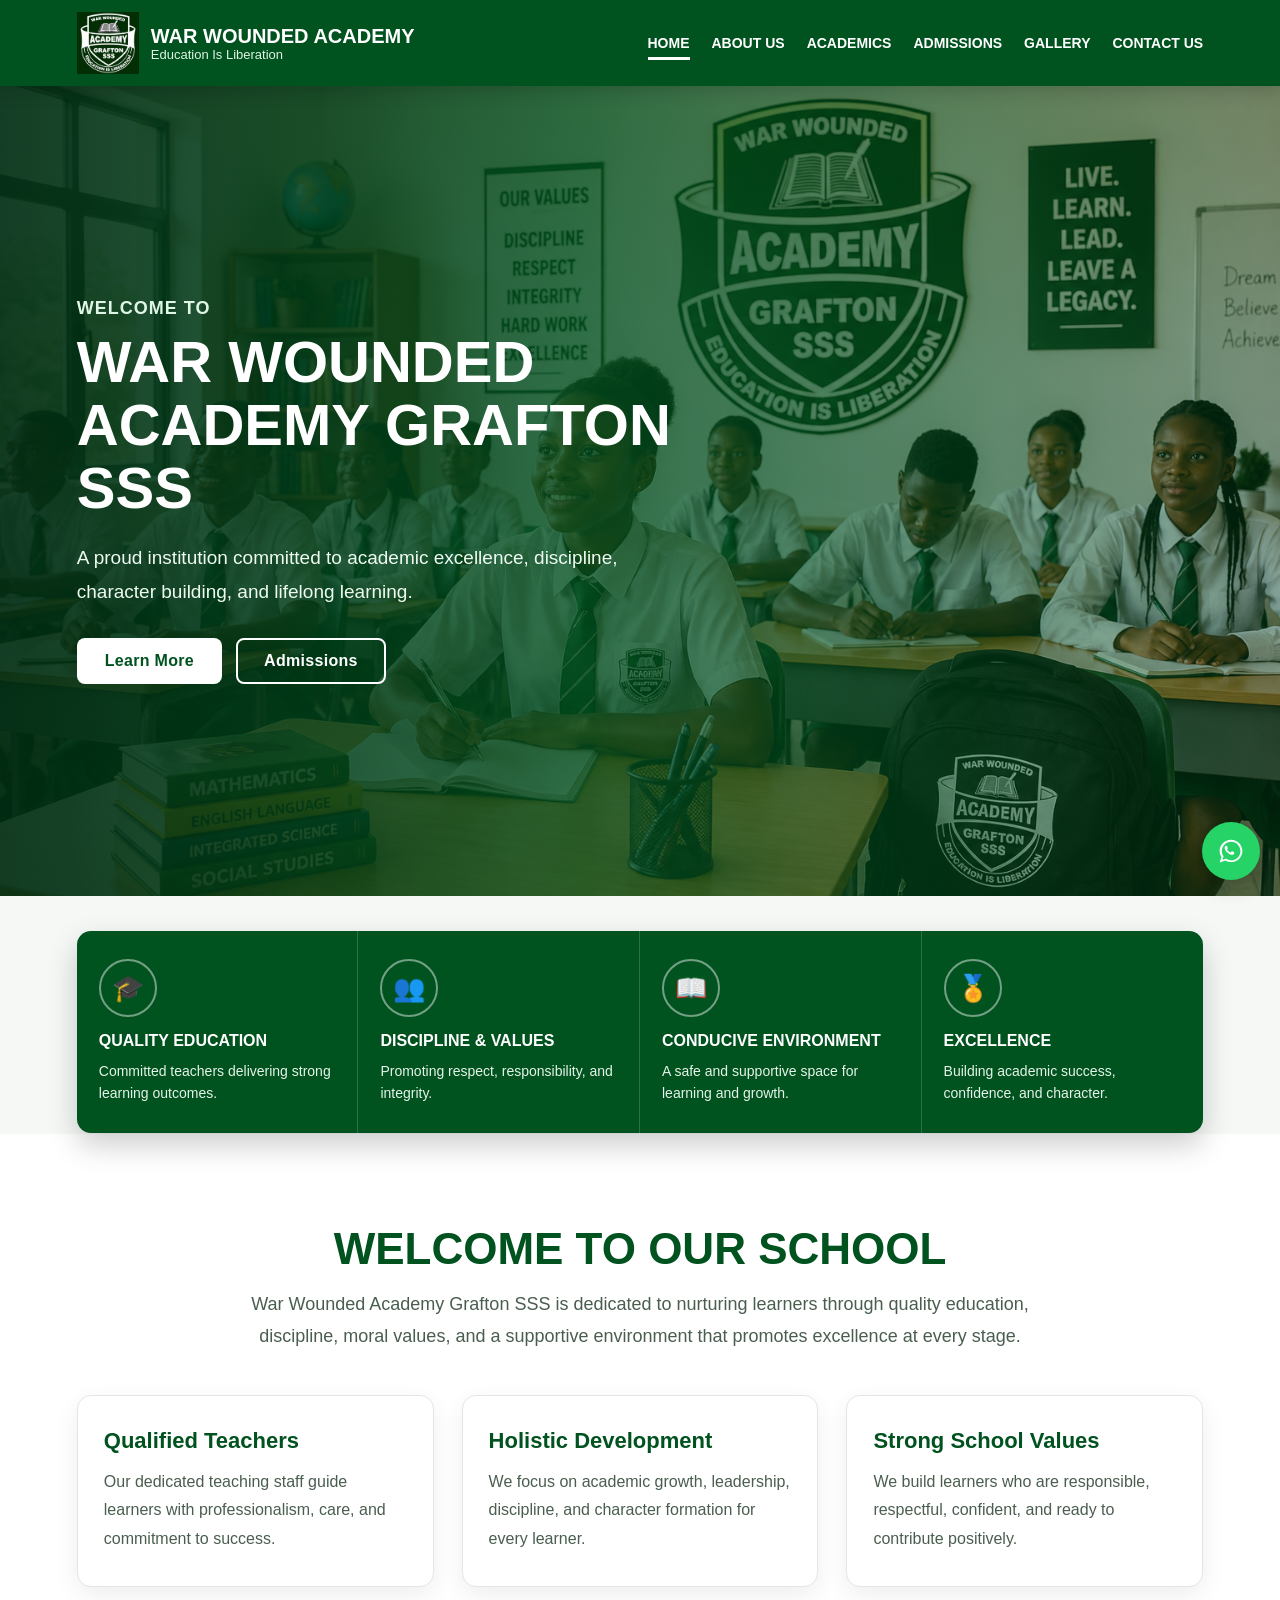
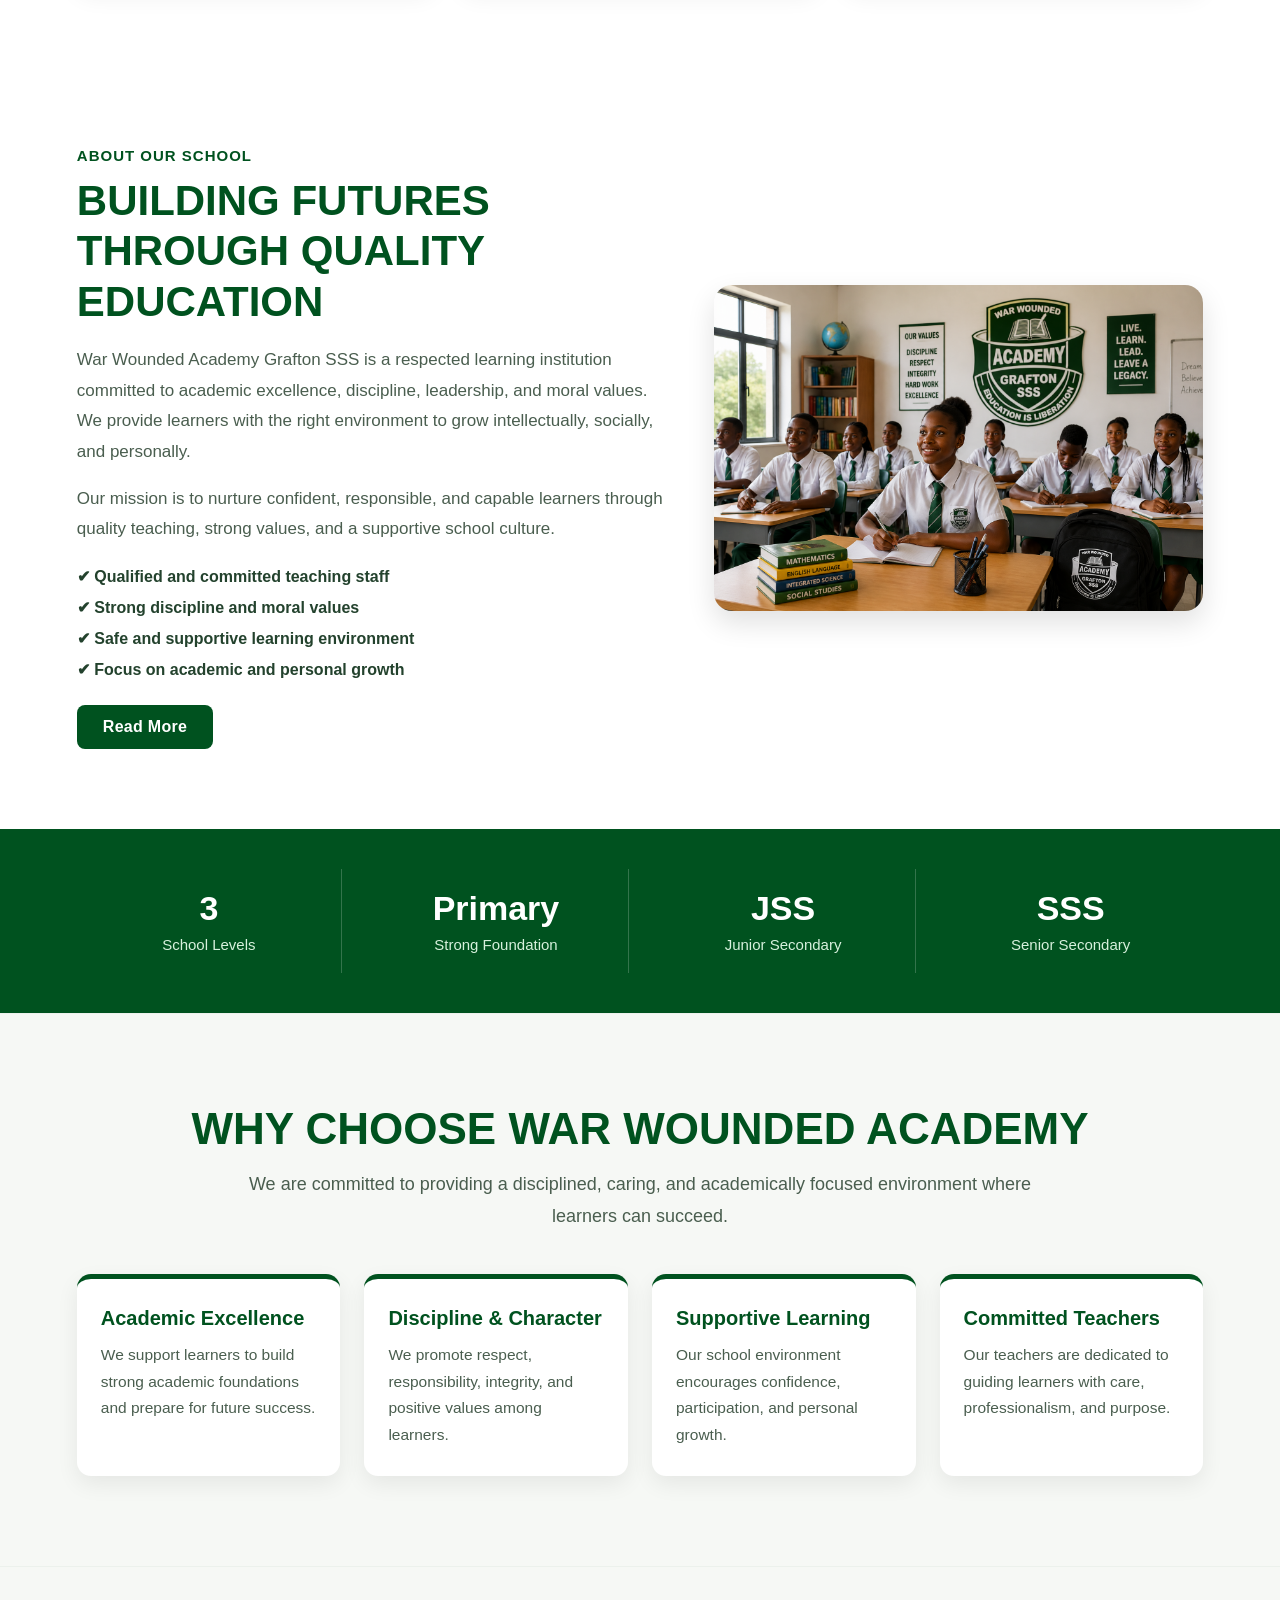
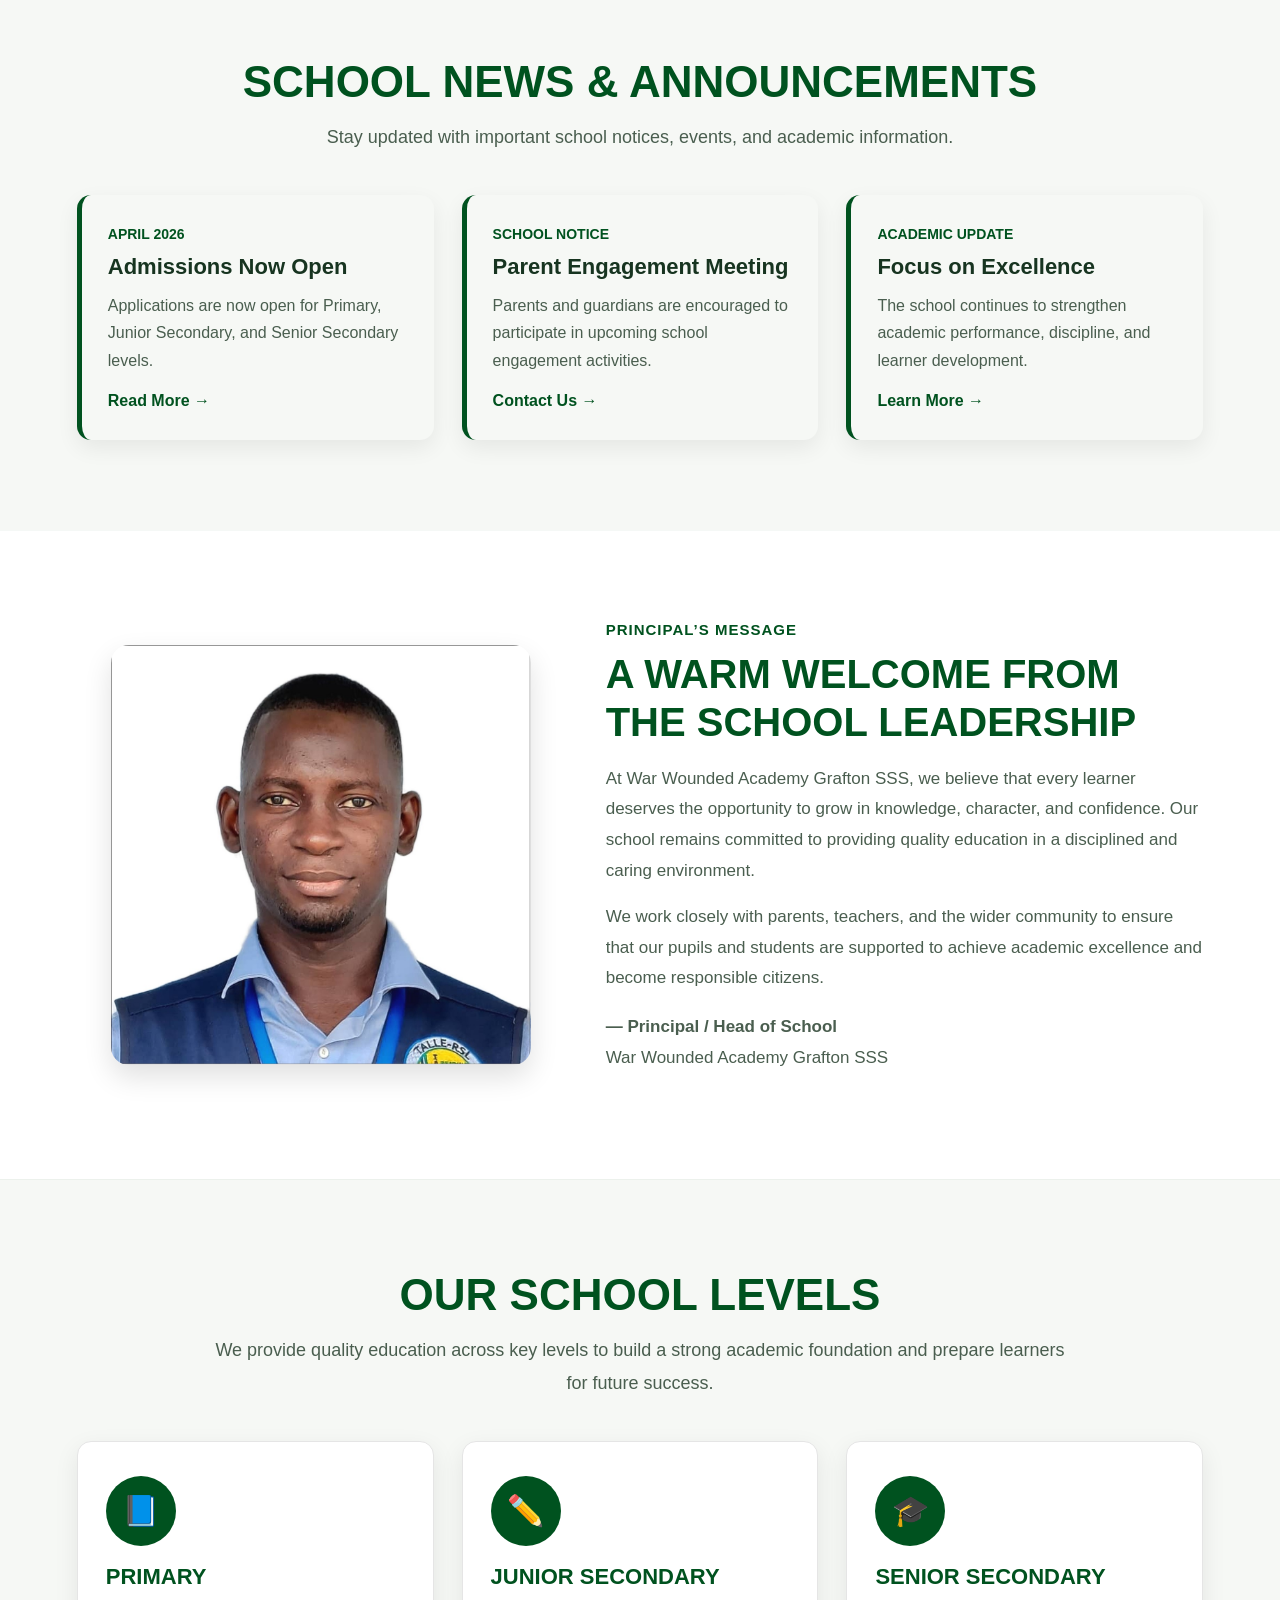
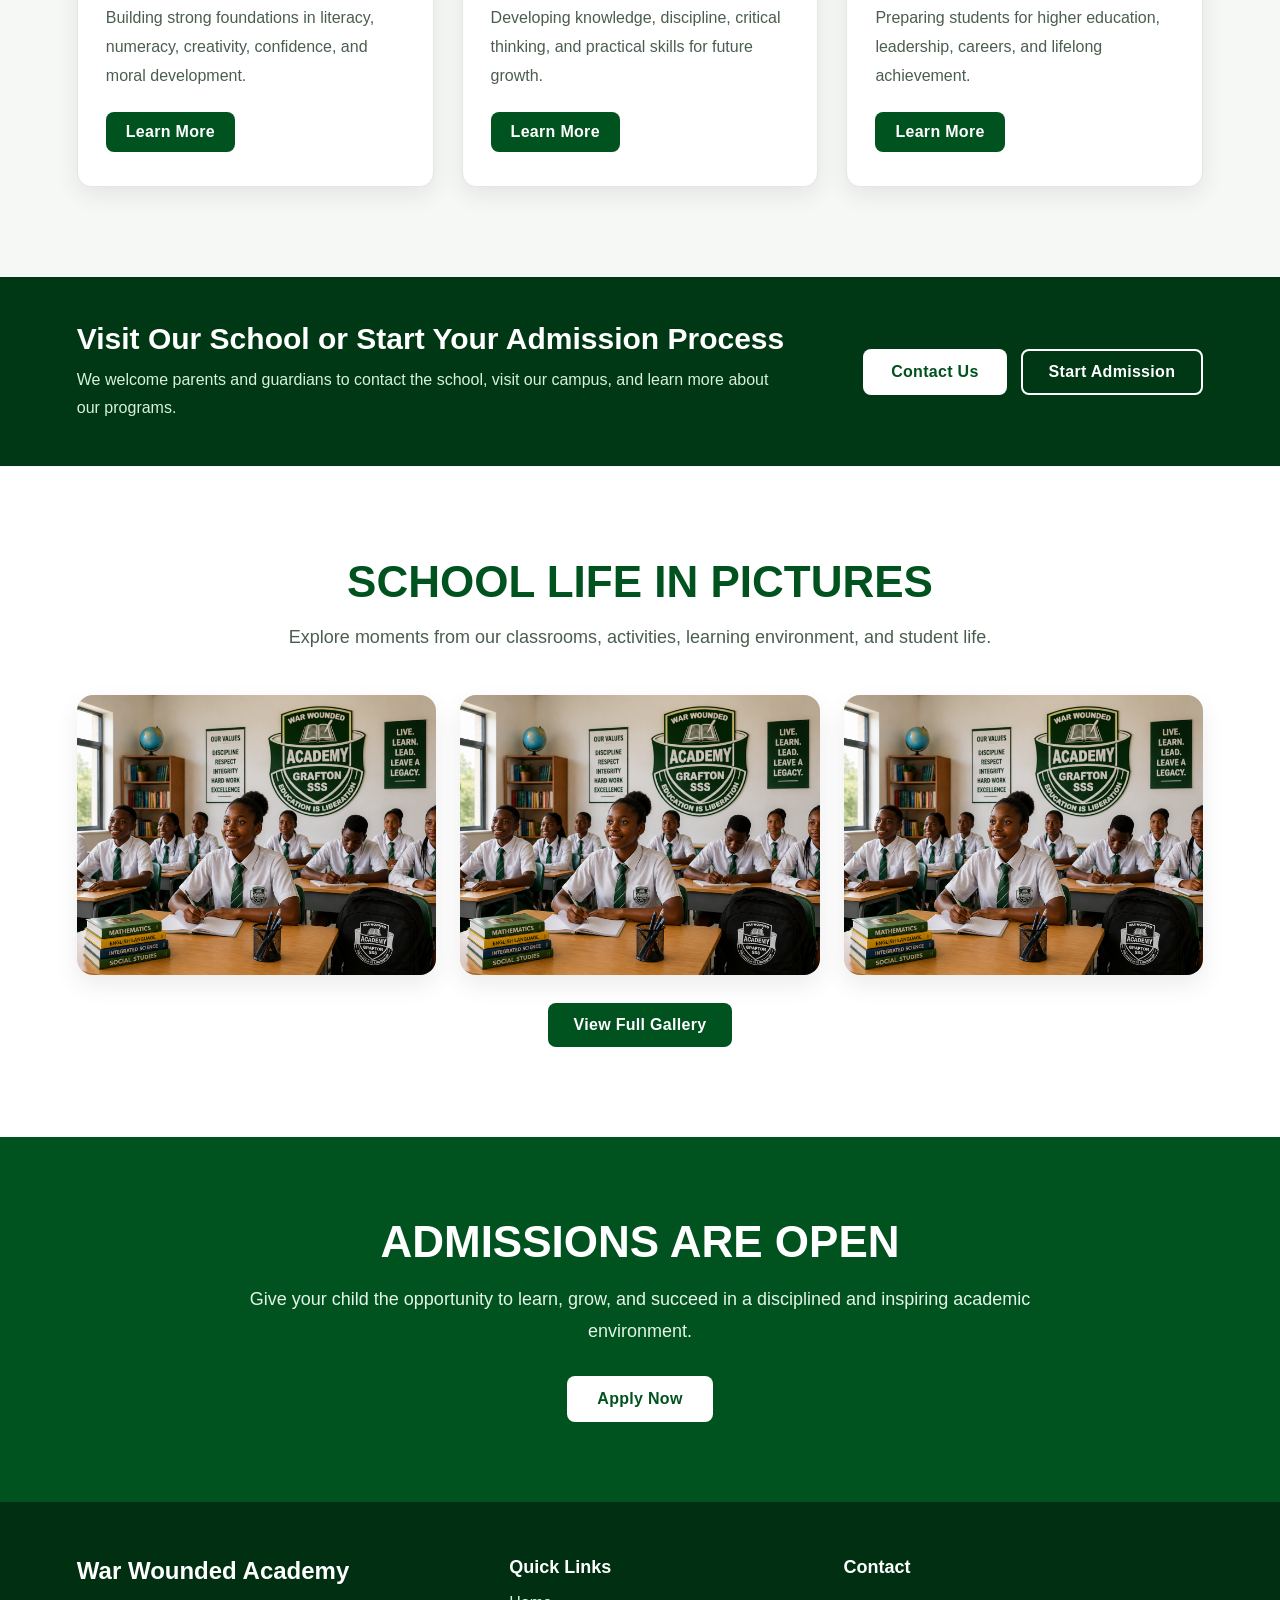
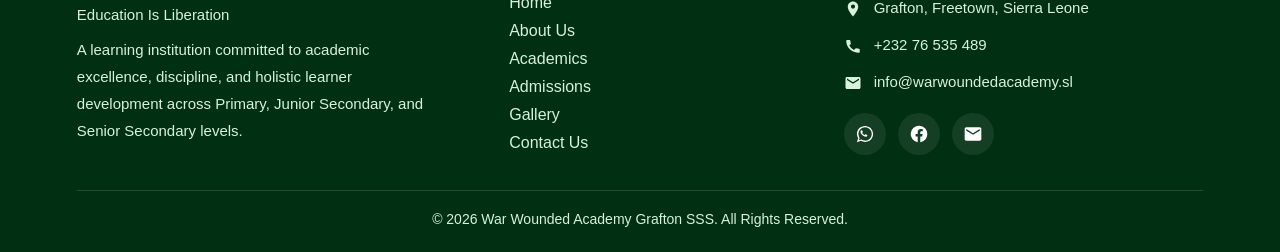
<file: bright-future-academy/index.html>
<!DOCTYPE html>
<html lang="en">
<head>
  <meta charset="UTF-8" />
  <meta name="viewport" content="width=device-width, initial-scale=1.0" />

  <title>War Wounded Academy Grafton SSS | Home</title>
  <meta name="description" content="War Wounded Academy Grafton SSS provides quality education across Primary, Junior Secondary, and Senior Secondary levels in a disciplined and supportive learning environment.">

  <link rel="stylesheet" href="style.css" />
</head>
<body>

  <!-- NAVBAR -->
  <nav class="navbar">
    <div class="brand">
      <img src="images/logo.png" alt="War Wounded Academy Logo">
      <div class="brand-text">
        <h2>War Wounded Academy</h2>
        <p>Education Is Liberation</p>
      </div>
    </div>

    <div class="menu-toggle" id="menu-toggle">☰</div>

    <ul class="nav-links" id="nav-links">
      <li><a href="index.html" class="active">Home</a></li>
      <li><a href="about.html">About Us</a></li>
      <li><a href="academics.html">Academics</a></li>
      <li><a href="admissions.html">Admissions</a></li>
      <li><a href="gallery.html">Gallery</a></li>
      <li><a href="contact.html">Contact Us</a></li>
    </ul>
  </nav>

  <!-- HERO -->
  <section class="hero">
    <div class="hero-overlay"></div>

    <div class="hero-content">
      <span class="hero-label">Welcome To</span>
      <h1>War Wounded Academy Grafton SSS</h1>
      <p>
        A proud institution committed to academic excellence, discipline,
        character building, and lifelong learning.
      </p>

      <div class="hero-buttons">
        <a href="about.html" class="btn-primary">Learn More</a>
        <a href="admissions.html" class="btn-secondary">Admissions</a>
      </div>
    </div>
  </section>

  <!-- HIGHLIGHT STRIP -->
  <section class="highlights">
    <div class="highlight-box">
      <div class="icon">🎓</div>
      <h3>Quality Education</h3>
      <p>Committed teachers delivering strong learning outcomes.</p>
    </div>

    <div class="highlight-box">
      <div class="icon">👥</div>
      <h3>Discipline & Values</h3>
      <p>Promoting respect, responsibility, and integrity.</p>
    </div>

    <div class="highlight-box">
      <div class="icon">📖</div>
      <h3>Conducive Environment</h3>
      <p>A safe and supportive space for learning and growth.</p>
    </div>

    <div class="highlight-box">
      <div class="icon">🏅</div>
      <h3>Excellence</h3>
      <p>Building academic success, confidence, and character.</p>
    </div>
  </section>

  <!-- INTRO SECTION -->
  <section class="intro-section">
    <div class="section-heading">
      <h2>Welcome to Our School</h2>
      <p>
        War Wounded Academy Grafton SSS is dedicated to nurturing learners through quality education,
        discipline, moral values, and a supportive environment that promotes excellence at every stage.
      </p>
    </div>

    <div class="intro-grid">
      <div class="intro-card">
        <h3>Qualified Teachers</h3>
        <p>Our dedicated teaching staff guide learners with professionalism, care, and commitment to success.</p>
      </div>

      <div class="intro-card">
        <h3>Holistic Development</h3>
        <p>We focus on academic growth, leadership, discipline, and character formation for every learner.</p>
      </div>

      <div class="intro-card">
        <h3>Strong School Values</h3>
        <p>We build learners who are responsible, respectful, confident, and ready to contribute positively.</p>
      </div>
    </div>
  </section>

  <section class="about-preview">
  <div class="about-preview-left">
    <span class="section-tag">About Our School</span>
    <h2>Building Futures Through Quality Education</h2>
    <p>
      War Wounded Academy Grafton SSS is a respected learning institution committed
      to academic excellence, discipline, leadership, and moral values. We provide
      learners with the right environment to grow intellectually, socially, and personally.
    </p>
    <p>
      Our mission is to nurture confident, responsible, and capable learners through
      quality teaching, strong values, and a supportive school culture.
    </p>

    <div class="about-preview-points">
      <div class="point-item">✔ Qualified and committed teaching staff</div>
      <div class="point-item">✔ Strong discipline and moral values</div>
      <div class="point-item">✔ Safe and supportive learning environment</div>
      <div class="point-item">✔ Focus on academic and personal growth</div>
    </div>

    <a href="about.html" class="btn-green">Read More</a>
  </div>

  <div class="about-preview-right">
    <div class="about-image-card">
      <img src="images/school-hero.png" alt="War Wounded Academy Students">
    </div>
  </div>
</section>

<section class="school-stats">
  <div class="stat-item">
    <h3>3</h3>
    <p>School Levels</p>
  </div>

  <div class="stat-item">
    <h3>Primary</h3>
    <p>Strong Foundation</p>
  </div>

  <div class="stat-item">
    <h3>JSS</h3>
    <p>Junior Secondary</p>
  </div>

  <div class="stat-item">
    <h3>SSS</h3>
    <p>Senior Secondary</p>
  </div>
</section>

<section class="why-choose">
  <div class="section-heading">
    <h2>Why Choose War Wounded Academy</h2>
    <p>
      We are committed to providing a disciplined, caring, and academically focused environment where learners can succeed.
    </p>
  </div>

  <div class="choose-grid">
    <div class="choose-card">
      <h3>Academic Excellence</h3>
      <p>We support learners to build strong academic foundations and prepare for future success.</p>
    </div>

    <div class="choose-card">
      <h3>Discipline & Character</h3>
      <p>We promote respect, responsibility, integrity, and positive values among learners.</p>
    </div>

    <div class="choose-card">
      <h3>Supportive Learning</h3>
      <p>Our school environment encourages confidence, participation, and personal growth.</p>
    </div>

    <div class="choose-card">
      <h3>Committed Teachers</h3>
      <p>Our teachers are dedicated to guiding learners with care, professionalism, and purpose.</p>
    </div>
  </div>
</section>

<section class="news-section">
  <div class="section-heading">
    <h2>School News & Announcements</h2>
    <p>
      Stay updated with important school notices, events, and academic information.
    </p>
  </div>

  <div class="news-grid">
    <div class="news-card">
      <span class="news-date">April 2026</span>
      <h3>Admissions Now Open</h3>
      <p>Applications are now open for Primary, Junior Secondary, and Senior Secondary levels.</p>
      <a href="admissions.html">Read More →</a>
    </div>

    <div class="news-card">
      <span class="news-date">School Notice</span>
      <h3>Parent Engagement Meeting</h3>
      <p>Parents and guardians are encouraged to participate in upcoming school engagement activities.</p>
      <a href="contact.html">Contact Us →</a>
    </div>

    <div class="news-card">
      <span class="news-date">Academic Update</span>
      <h3>Focus on Excellence</h3>
      <p>The school continues to strengthen academic performance, discipline, and learner development.</p>
      <a href="about.html">Learn More →</a>
    </div>
  </div>
</section>

<section class="principal-message">
  <div class="principal-grid">
    <div class="principal-image">
      <div class="principal-photo-box">
        <img src="images/principal.jpg" alt="Principal of War Wounded Academy">
      </div>
    </div>

    <div class="principal-content">
      <span class="section-tag">Principal’s Message</span>
      <h2>A Warm Welcome from the School Leadership</h2>
      <p>
        At War Wounded Academy Grafton SSS, we believe that every learner deserves
        the opportunity to grow in knowledge, character, and confidence. Our school
        remains committed to providing quality education in a disciplined and caring environment.
      </p>
      <p>
        We work closely with parents, teachers, and the wider community to ensure
        that our pupils and students are supported to achieve academic excellence
        and become responsible citizens.
      </p>
      <p class="principal-signature">
        <strong>— Principal / Head of School</strong><br>
        War Wounded Academy Grafton SSS
      </p>
    </div>
  </div>
</section>

  <!-- SCHOOL LEVELS -->
  <section class="levels">
    <div class="section-heading">
      <h2>Our School Levels</h2>
      <p>
        We provide quality education across key levels to build a strong academic foundation and prepare learners for future success.
      </p>
    </div>

    <div class="levels-grid">
      <div class="level-card">
        <div class="level-icon">📘</div>
        <h3>Primary</h3>
        <p>
          Building strong foundations in literacy, numeracy, creativity, confidence, and moral development.
        </p>
        <a href="academics.html" class="small-btn">Learn More</a>
      </div>

      <div class="level-card">
        <div class="level-icon">✏️</div>
        <h3>Junior Secondary</h3>
        <p>
          Developing knowledge, discipline, critical thinking, and practical skills for future growth.
        </p>
        <a href="academics.html" class="small-btn">Learn More</a>
      </div>

      <div class="level-card">
        <div class="level-icon">🎓</div>
        <h3>Senior Secondary</h3>
        <p>
          Preparing students for higher education, leadership, careers, and lifelong achievement.
        </p>
        <a href="academics.html" class="small-btn">Learn More</a>
      </div>
    </div>
  </section>

<section class="visit-band">
  <div class="visit-content">
    <h2>Visit Our School or Start Your Admission Process</h2>
    <p>
      We welcome parents and guardians to contact the school, visit our campus,
      and learn more about our programs.
    </p>
  </div>

  <div class="visit-buttons">
    <a href="contact.html" class="btn-primary">Contact Us</a>
    <a href="admissions.html" class="btn-secondary">Start Admission</a>
  </div>
</section>

<section class="gallery-preview">
  <div class="section-heading">
    <h2>School Life in Pictures</h2>
    <p>
      Explore moments from our classrooms, activities, learning environment, and student life.
    </p>
  </div>

  <div class="gallery-grid">
    <div class="gallery-card">
      <img src="images/school-hero.png" alt="Classroom activities">
    </div>

    <div class="gallery-card">
      <img src="images/school-hero.png" alt="Students learning">
    </div>

    <div class="gallery-card">
      <img src="images/school-hero.png" alt="School environment">
    </div>
  </div>

  <div class="gallery-btn-wrap">
    <a href="gallery.html" class="btn-green">View Full Gallery</a>
  </div>
</section>

  <!-- ADMISSION CTA -->
  <section class="admission-cta">
    <div class="cta-content">
      <h2>Admissions Are Open</h2>
      <p>
        Give your child the opportunity to learn, grow, and succeed in a disciplined and inspiring academic environment.
      </p>
      <a href="admissions.html" class="btn-light">Apply Now</a>
    </div>
  </section>
  
<a href="https://wa.me/23276535489" class="whatsapp-float" target="_blank" aria-label="WhatsApp">
  <svg viewBox="0 0 32 32" aria-hidden="true">
    <path d="M19.11 17.23c-.27-.13-1.59-.78-1.84-.87-.25-.09-.43-.13-.61.13-.18.27-.7.87-.86 1.05-.16.18-.31.2-.58.07-.27-.13-1.12-.41-2.14-1.31-.79-.7-1.32-1.56-1.48-1.82-.16-.27-.02-.41.12-.54.12-.12.27-.31.4-.47.13-.16.18-.27.27-.45.09-.18.04-.34-.02-.47-.07-.13-.61-1.47-.84-2.02-.22-.52-.45-.45-.61-.46h-.52c-.18 0-.47.07-.72.34-.25.27-.95.93-.95 2.27s.97 2.64 1.11 2.82c.13.18 1.91 2.92 4.62 4.09.65.28 1.16.45 1.56.58.66.21 1.25.18 1.72.11.52-.08 1.59-.65 1.81-1.27.22-.63.22-1.16.16-1.27-.07-.11-.25-.18-.52-.31z"/>
    <path d="M16.03 3C8.84 3 3 8.73 3 15.79c0 2.48.73 4.88 2.1 6.94L3 29l6.48-2.04a13.14 13.14 0 0 0 6.55 1.74h.01C23.22 28.7 29 22.97 29 15.91 29 8.73 23.22 3 16.03 3zm0 23.52h-.01a10.9 10.9 0 0 1-5.56-1.53l-.4-.24-3.85 1.21 1.26-3.74-.26-.38a10.66 10.66 0 0 1-1.67-5.74c0-5.92 4.76-10.74 10.61-10.74 5.86 0 10.62 4.82 10.62 10.74 0 5.92-4.77 10.74-10.63 10.74z"/>
  </svg>
</a>
  
  <!-- FOOTER -->
  <footer class="footer">
  <div class="footer-grid">
    <div class="footer-brand">
      <h3>War Wounded Academy</h3>
      <p>Education Is Liberation</p>
      <p class="footer-desc">
        A learning institution committed to academic excellence, discipline,
        and holistic learner development across Primary, Junior Secondary,
        and Senior Secondary levels.
      </p>
    </div>

    <div class="footer-links-column">
      <h4>Quick Links</h4>
      <ul class="footer-links">
        <li><a href="index.html">Home</a></li>
        <li><a href="about.html">About Us</a></li>
        <li><a href="academics.html">Academics</a></li>
        <li><a href="admissions.html">Admissions</a></li>
        <li><a href="gallery.html">Gallery</a></li>
        <li><a href="contact.html">Contact Us</a></li>
      </ul>
    </div>

<div class="footer-contact">
  <h4>Contact</h4>

  <p>
    <span class="footer-icon">
      <svg viewBox="0 0 24 24" aria-hidden="true">
        <path d="M12 2C8.13 2 5 5.13 5 9c0 5.25 7 13 7 13s7-7.75 7-13c0-3.87-3.13-7-7-7zm0 9.5A2.5 2.5 0 1 1 12 6a2.5 2.5 0 0 1 0 5.5z"/>
      </svg>
    </span>
    Grafton, Freetown, Sierra Leone
  </p>

  <p>
    <span class="footer-icon">
      <svg viewBox="0 0 24 24" aria-hidden="true">
        <path d="M6.62 10.79a15.46 15.46 0 0 0 6.59 6.59l2.2-2.2c.27-.27.67-.36 1.02-.24 1.12.37 2.33.57 3.57.57.55 0 1 .45 1 1V20c0 .55-.45 1-1 1C10.07 21 3 13.93 3 5c0-.55.45-1 1-1h3.5c.55 0 1 .45 1 1 0 1.24.2 2.45.57 3.57.11.35.03.74-.25 1.02l-2.2 2.2z"/>
      </svg>
    </span>
    <a href="tel:+23276535489">+232 76 535 489</a>
  </p>

  <p>
    <span class="footer-icon">
      <svg viewBox="0 0 24 24" aria-hidden="true">
        <path d="M20 4H4c-1.1 0-2 .9-2 2v12c0 1.1.9 2 2 2h16c1.1 0 2-.9 2-2V6c0-1.1-.9-2-2-2zm0 4-8 5-8-5V6l8 5 8-5v2z"/>
      </svg>
    </span>
    <a href="mailto:info@warwoundedacademy.sl">info@warwoundedacademy.sl</a>
  </p>

  <div class="footer-socials">
    <a href="https://wa.me/23276535489" target="_blank" aria-label="WhatsApp">
      <svg viewBox="0 0 32 32" aria-hidden="true">
        <path d="M19.11 17.23c-.27-.13-1.59-.78-1.84-.87-.25-.09-.43-.13-.61.13-.18.27-.7.87-.86 1.05-.16.18-.31.2-.58.07-.27-.13-1.12-.41-2.14-1.31-.79-.7-1.32-1.56-1.48-1.82-.16-.27-.02-.41.12-.54.12-.12.27-.31.4-.47.13-.16.18-.27.27-.45.09-.18.04-.34-.02-.47-.07-.13-.61-1.47-.84-2.02-.22-.52-.45-.45-.61-.46h-.52c-.18 0-.47.07-.72.34-.25.27-.95.93-.95 2.27s.97 2.64 1.11 2.82c.13.18 1.91 2.92 4.62 4.09.65.28 1.16.45 1.56.58.66.21 1.25.18 1.72.11.52-.08 1.59-.65 1.81-1.27.22-.63.22-1.16.16-1.27-.07-.11-.25-.18-.52-.31z"/>
        <path d="M16.03 3C8.84 3 3 8.73 3 15.79c0 2.48.73 4.88 2.1 6.94L3 29l6.48-2.04a13.14 13.14 0 0 0 6.55 1.74h.01C23.22 28.7 29 22.97 29 15.91 29 8.73 23.22 3 16.03 3zm0 23.52h-.01a10.9 10.9 0 0 1-5.56-1.53l-.4-.24-3.85 1.21 1.26-3.74-.26-.38a10.66 10.66 0 0 1-1.67-5.74c0-5.92 4.76-10.74 10.61-10.74 5.86 0 10.62 4.82 10.62 10.74 0 5.92-4.77 10.74-10.63 10.74z"/>
      </svg>
    </a>

    <a href="#" target="_blank" aria-label="Facebook">
      <svg viewBox="0 0 24 24" aria-hidden="true">
        <path d="M22 12a10 10 0 1 0-11.56 9.88v-6.99H7.9V12h2.54V9.8c0-2.5 1.49-3.89 3.77-3.89 1.09 0 2.23.19 2.23.19v2.46h-1.26c-1.24 0-1.63.77-1.63 1.56V12h2.78l-.44 2.89h-2.34v6.99A10 10 0 0 0 22 12z"/>
      </svg>
    </a>

    <a href="mailto:info@warwoundedacademy.sl" aria-label="Email">
      <svg viewBox="0 0 24 24" aria-hidden="true">
        <path d="M20 4H4c-1.1 0-2 .9-2 2v12c0 1.1.9 2 2 2h16c1.1 0 2-.9 2-2V6c0-1.1-.9-2-2-2zm0 4-8 5-8-5V6l8 5 8-5v2z"/>
      </svg>
    </a>
  </div>
</div>
  </div>

  <div class="footer-bottom">
    <p>© 2026 War Wounded Academy Grafton SSS. All Rights Reserved.</p>
  </div>
</footer>

  <!-- MOBILE MENU SCRIPT -->
  <script>
    const menuToggle = document.getElementById("menu-toggle");
    const navLinks = document.getElementById("nav-links");

    menuToggle.addEventListener("click", (event) => {
      event.stopPropagation();
      navLinks.classList.toggle("show");
    });

    navLinks.addEventListener("click", (event) => {
      event.stopPropagation();
    });

    document.addEventListener("click", () => {
      navLinks.classList.remove("show");
    });
  </script>

</body>
</html>
</file>
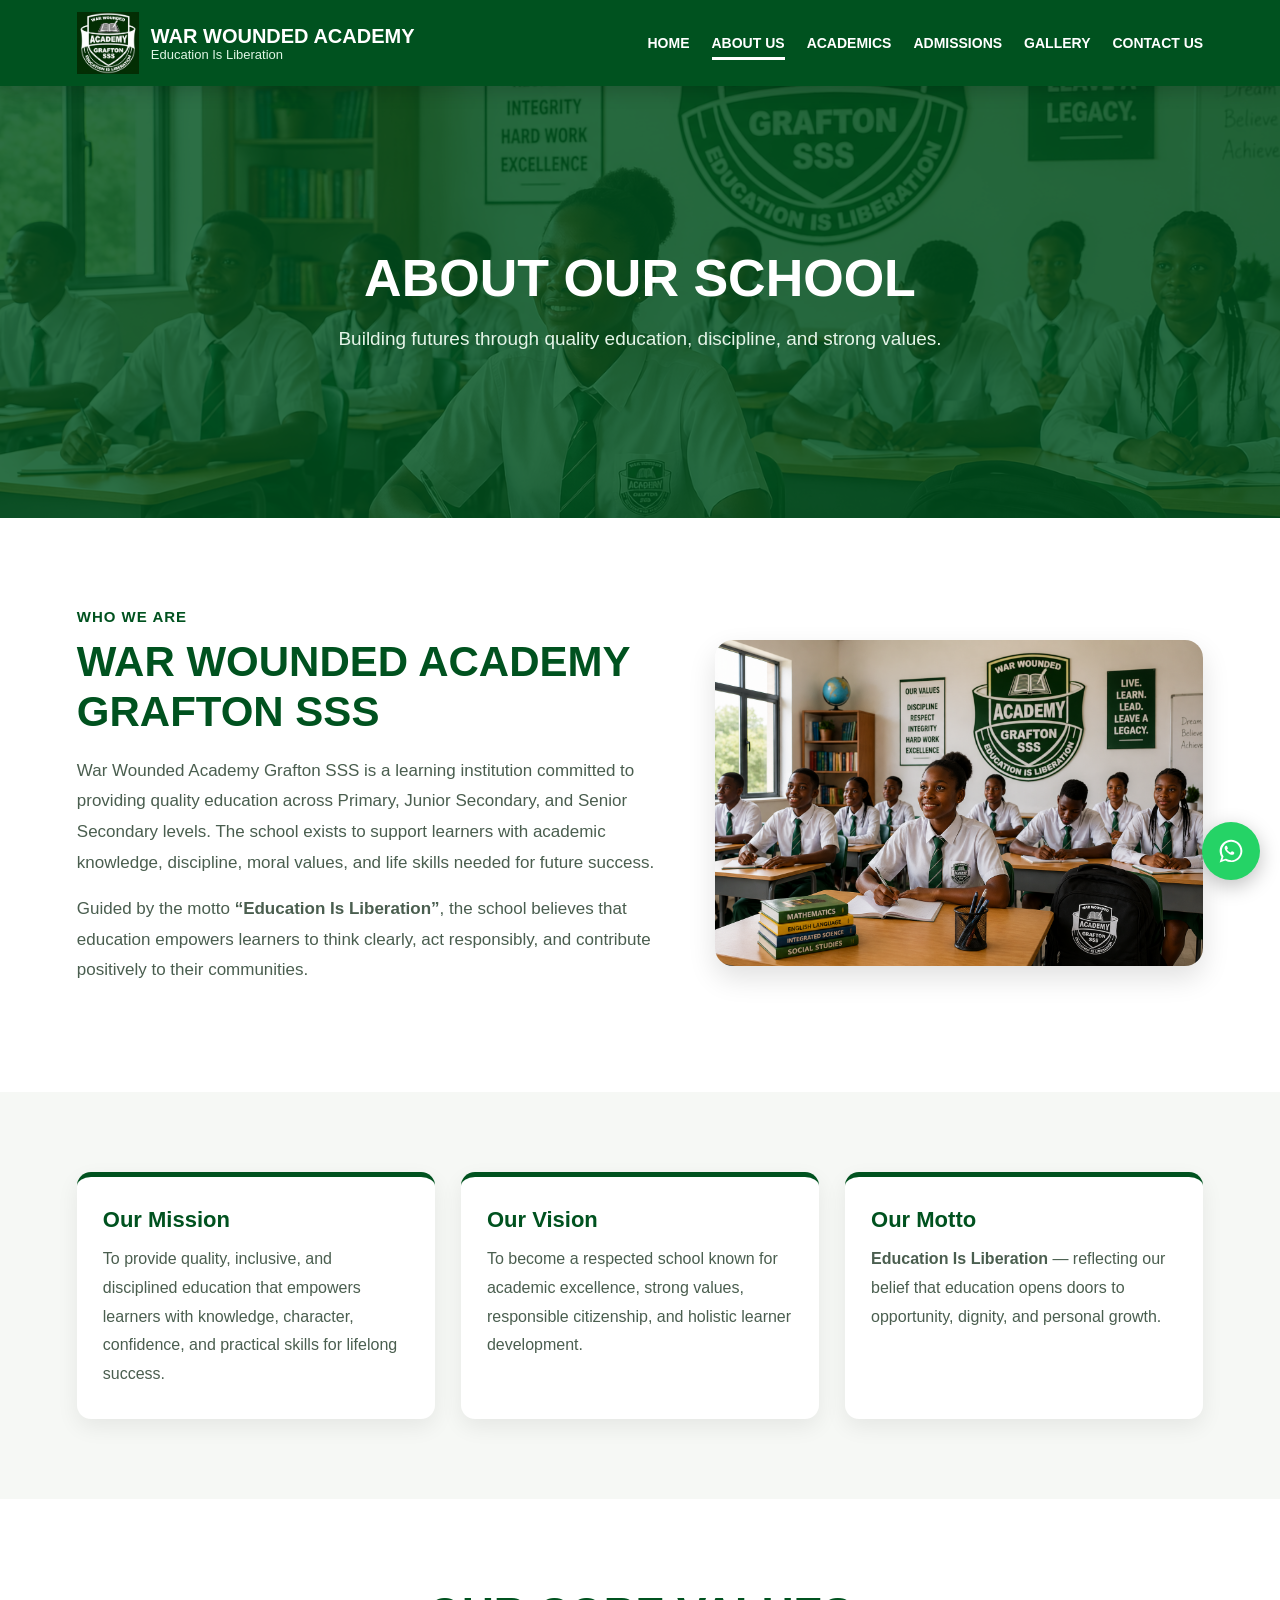
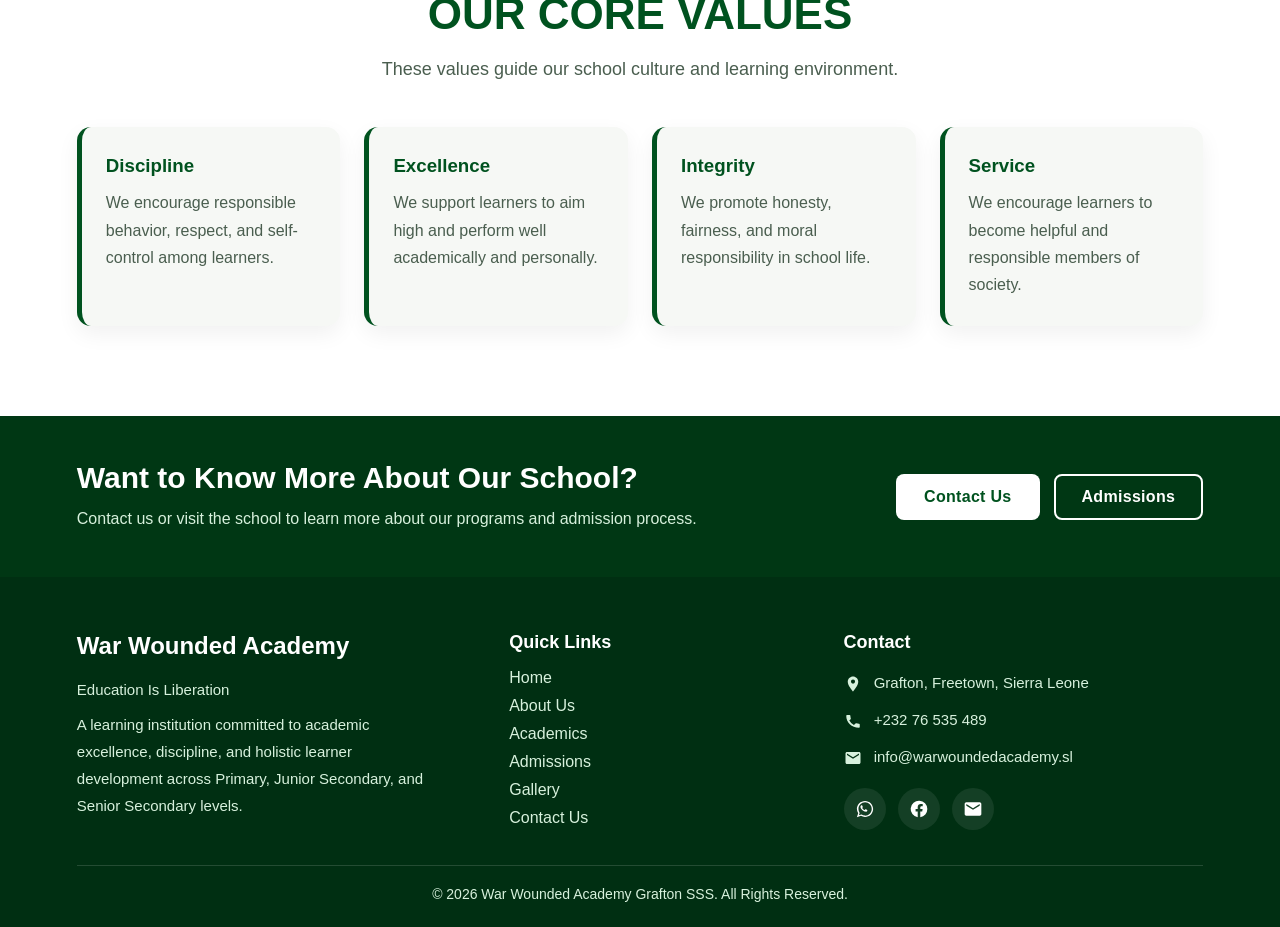
<file: bright-future-academy/about.html>
<!DOCTYPE html>
<html lang="en">
<head>
  <meta charset="UTF-8" />
  <meta name="viewport" content="width=device-width, initial-scale=1.0" />

  <title>About Us | War Wounded Academy Grafton SSS</title>
  <meta name="description" content="Learn about War Wounded Academy Grafton SSS, our mission, vision, values, and commitment to quality education.">
  <link rel="stylesheet" href="style.css" />
</head>
<body>

  <nav class="navbar">
    <div class="brand">
      <img src="images/logo.png" alt="War Wounded Academy Logo">
      <div class="brand-text">
        <h2>War Wounded Academy</h2>
        <p>Education Is Liberation</p>
      </div>
    </div>

    <div class="menu-toggle" id="menu-toggle">☰</div>

    <ul class="nav-links" id="nav-links">
      <li><a href="index.html">Home</a></li>
      <li><a href="about.html" class="active">About Us</a></li>
      <li><a href="academics.html">Academics</a></li>
      <li><a href="admissions.html">Admissions</a></li>
      <li><a href="gallery.html">Gallery</a></li>
      <li><a href="contact.html">Contact Us</a></li>
    </ul>
  </nav>

  <section class="page-hero about-hero">
    <div class="page-hero-overlay"></div>
    <div class="page-hero-content">
      <h1>About Our School</h1>
      <p>Building futures through quality education, discipline, and strong values.</p>
    </div>
  </section>

  <section class="about-full">
    <div class="about-full-left">
      <span class="section-tag">Who We Are</span>
      <h2>War Wounded Academy Grafton SSS</h2>
      <p>
        War Wounded Academy Grafton SSS is a learning institution committed to providing
        quality education across Primary, Junior Secondary, and Senior Secondary levels.
        The school exists to support learners with academic knowledge, discipline, moral
        values, and life skills needed for future success.
      </p>
      <p>
        Guided by the motto <strong>“Education Is Liberation”</strong>, the school believes
        that education empowers learners to think clearly, act responsibly, and contribute
        positively to their communities.
      </p>
    </div>

    <div class="about-full-right">
      <img src="images/school-hero.png" alt="War Wounded Academy students">
    </div>
  </section>

  <section class="mission-vision">
    <div class="mv-card">
      <h3>Our Mission</h3>
      <p>
        To provide quality, inclusive, and disciplined education that empowers learners
        with knowledge, character, confidence, and practical skills for lifelong success.
      </p>
    </div>

    <div class="mv-card">
      <h3>Our Vision</h3>
      <p>
        To become a respected school known for academic excellence, strong values,
        responsible citizenship, and holistic learner development.
      </p>
    </div>

    <div class="mv-card">
      <h3>Our Motto</h3>
      <p>
        <strong>Education Is Liberation</strong> — reflecting our belief that education
        opens doors to opportunity, dignity, and personal growth.
      </p>
    </div>
  </section>

  <section class="core-values">
    <div class="section-heading">
      <h2>Our Core Values</h2>
      <p>These values guide our school culture and learning environment.</p>
    </div>

    <div class="values-grid">
      <div class="value-card">
        <h3>Discipline</h3>
        <p>We encourage responsible behavior, respect, and self-control among learners.</p>
      </div>

      <div class="value-card">
        <h3>Excellence</h3>
        <p>We support learners to aim high and perform well academically and personally.</p>
      </div>

      <div class="value-card">
        <h3>Integrity</h3>
        <p>We promote honesty, fairness, and moral responsibility in school life.</p>
      </div>

      <div class="value-card">
        <h3>Service</h3>
        <p>We encourage learners to become helpful and responsible members of society.</p>
      </div>
    </div>
  </section>

  <section class="visit-band">
    <div class="visit-content">
      <h2>Want to Know More About Our School?</h2>
      <p>Contact us or visit the school to learn more about our programs and admission process.</p>
    </div>

    <div class="visit-buttons">
      <a href="contact.html" class="btn-primary">Contact Us</a>
      <a href="admissions.html" class="btn-secondary">Admissions</a>
    </div>
  </section>

  <section class="contact-strip">
    
  </section>

<a href="https://wa.me/232XXXXXXXX" class="whatsapp-float" target="_blank" aria-label="WhatsApp">
  <svg viewBox="0 0 32 32" aria-hidden="true">
    <path d="M19.11 17.23c-.27-.13-1.59-.78-1.84-.87-.25-.09-.43-.13-.61.13-.18.27-.7.87-.86 1.05-.16.18-.31.2-.58.07-.27-.13-1.12-.41-2.14-1.31-.79-.7-1.32-1.56-1.48-1.82-.16-.27-.02-.41.12-.54.12-.12.27-.31.4-.47.13-.16.18-.27.27-.45.09-.18.04-.34-.02-.47-.07-.13-.61-1.47-.84-2.02-.22-.52-.45-.45-.61-.46h-.52c-.18 0-.47.07-.72.34-.25.27-.95.93-.95 2.27s.97 2.64 1.11 2.82c.13.18 1.91 2.92 4.62 4.09.65.28 1.16.45 1.56.58.66.21 1.25.18 1.72.11.52-.08 1.59-.65 1.81-1.27.22-.63.22-1.16.16-1.27-.07-.11-.25-.18-.52-.31z"/>
    <path d="M16.03 3C8.84 3 3 8.73 3 15.79c0 2.48.73 4.88 2.1 6.94L3 29l6.48-2.04a13.14 13.14 0 0 0 6.55 1.74h.01C23.22 28.7 29 22.97 29 15.91 29 8.73 23.22 3 16.03 3zm0 23.52h-.01a10.9 10.9 0 0 1-5.56-1.53l-.4-.24-3.85 1.21 1.26-3.74-.26-.38a10.66 10.66 0 0 1-1.67-5.74c0-5.92 4.76-10.74 10.61-10.74 5.86 0 10.62 4.82 10.62 10.74 0 5.92-4.77 10.74-10.63 10.74z"/>
  </svg>
</a>
  
<footer class="footer">
  <div class="footer-grid">
    <div class="footer-brand">
      <h3>War Wounded Academy</h3>
      <p>Education Is Liberation</p>
      <p class="footer-desc">
        A learning institution committed to academic excellence, discipline,
        and holistic learner development across Primary, Junior Secondary,
        and Senior Secondary levels.
      </p>
    </div>

    <div class="footer-links-column">
      <h4>Quick Links</h4>
      <ul class="footer-links">
        <li><a href="index.html">Home</a></li>
        <li><a href="about.html">About Us</a></li>
        <li><a href="academics.html">Academics</a></li>
        <li><a href="admissions.html">Admissions</a></li>
        <li><a href="gallery.html">Gallery</a></li>
        <li><a href="contact.html">Contact Us</a></li>
      </ul>
    </div>

    <div class="footer-contact">
  <h4>Contact</h4>

  <p>
    <span class="footer-icon">
      <svg viewBox="0 0 24 24" aria-hidden="true">
        <path d="M12 2C8.13 2 5 5.13 5 9c0 5.25 7 13 7 13s7-7.75 7-13c0-3.87-3.13-7-7-7zm0 9.5A2.5 2.5 0 1 1 12 6a2.5 2.5 0 0 1 0 5.5z"/>
      </svg>
    </span>
    Grafton, Freetown, Sierra Leone
  </p>

  <p>
    <span class="footer-icon">
      <svg viewBox="0 0 24 24" aria-hidden="true">
        <path d="M6.62 10.79a15.46 15.46 0 0 0 6.59 6.59l2.2-2.2c.27-.27.67-.36 1.02-.24 1.12.37 2.33.57 3.57.57.55 0 1 .45 1 1V20c0 .55-.45 1-1 1C10.07 21 3 13.93 3 5c0-.55.45-1 1-1h3.5c.55 0 1 .45 1 1 0 1.24.2 2.45.57 3.57.11.35.03.74-.25 1.02l-2.2 2.2z"/>
      </svg>
    </span>
    <a href="tel:+23276535489">+232 76 535 489</a>
  </p>

  <p>
    <span class="footer-icon">
      <svg viewBox="0 0 24 24" aria-hidden="true">
        <path d="M20 4H4c-1.1 0-2 .9-2 2v12c0 1.1.9 2 2 2h16c1.1 0 2-.9 2-2V6c0-1.1-.9-2-2-2zm0 4-8 5-8-5V6l8 5 8-5v2z"/>
      </svg>
    </span>
    <a href="mailto:info@warwoundedacademy.sl">info@warwoundedacademy.sl</a>
  </p>

  <div class="footer-socials">
    <a href="https://wa.me/23276535489" target="_blank" aria-label="WhatsApp">
      <svg viewBox="0 0 32 32" aria-hidden="true">
        <path d="M19.11 17.23c-.27-.13-1.59-.78-1.84-.87-.25-.09-.43-.13-.61.13-.18.27-.7.87-.86 1.05-.16.18-.31.2-.58.07-.27-.13-1.12-.41-2.14-1.31-.79-.7-1.32-1.56-1.48-1.82-.16-.27-.02-.41.12-.54.12-.12.27-.31.4-.47.13-.16.18-.27.27-.45.09-.18.04-.34-.02-.47-.07-.13-.61-1.47-.84-2.02-.22-.52-.45-.45-.61-.46h-.52c-.18 0-.47.07-.72.34-.25.27-.95.93-.95 2.27s.97 2.64 1.11 2.82c.13.18 1.91 2.92 4.62 4.09.65.28 1.16.45 1.56.58.66.21 1.25.18 1.72.11.52-.08 1.59-.65 1.81-1.27.22-.63.22-1.16.16-1.27-.07-.11-.25-.18-.52-.31z"/>
        <path d="M16.03 3C8.84 3 3 8.73 3 15.79c0 2.48.73 4.88 2.1 6.94L3 29l6.48-2.04a13.14 13.14 0 0 0 6.55 1.74h.01C23.22 28.7 29 22.97 29 15.91 29 8.73 23.22 3 16.03 3zm0 23.52h-.01a10.9 10.9 0 0 1-5.56-1.53l-.4-.24-3.85 1.21 1.26-3.74-.26-.38a10.66 10.66 0 0 1-1.67-5.74c0-5.92 4.76-10.74 10.61-10.74 5.86 0 10.62 4.82 10.62 10.74 0 5.92-4.77 10.74-10.63 10.74z"/>
      </svg>
    </a>

    <a href="#" target="_blank" aria-label="Facebook">
      <svg viewBox="0 0 24 24" aria-hidden="true">
        <path d="M22 12a10 10 0 1 0-11.56 9.88v-6.99H7.9V12h2.54V9.8c0-2.5 1.49-3.89 3.77-3.89 1.09 0 2.23.19 2.23.19v2.46h-1.26c-1.24 0-1.63.77-1.63 1.56V12h2.78l-.44 2.89h-2.34v6.99A10 10 0 0 0 22 12z"/>
      </svg>
    </a>

    <a href="mailto:info@warwoundedacademy.sl" aria-label="Email">
      <svg viewBox="0 0 24 24" aria-hidden="true">
        <path d="M20 4H4c-1.1 0-2 .9-2 2v12c0 1.1.9 2 2 2h16c1.1 0 2-.9 2-2V6c0-1.1-.9-2-2-2zm0 4-8 5-8-5V6l8 5 8-5v2z"/>
      </svg>
    </a>
  </div>
</div>
  </div>

  <div class="footer-bottom">
    <p>© 2026 War Wounded Academy Grafton SSS. All Rights Reserved.</p>
  </div>
</footer>

  <script>
    const menuToggle = document.getElementById("menu-toggle");
    const navLinks = document.getElementById("nav-links");

    menuToggle.addEventListener("click", (event) => {
      event.stopPropagation();
      navLinks.classList.toggle("show");
    });

    navLinks.addEventListener("click", (event) => {
      event.stopPropagation();
    });

    document.addEventListener("click", () => {
      navLinks.classList.remove("show");
    });
  </script>

</body>
</html>
</file>
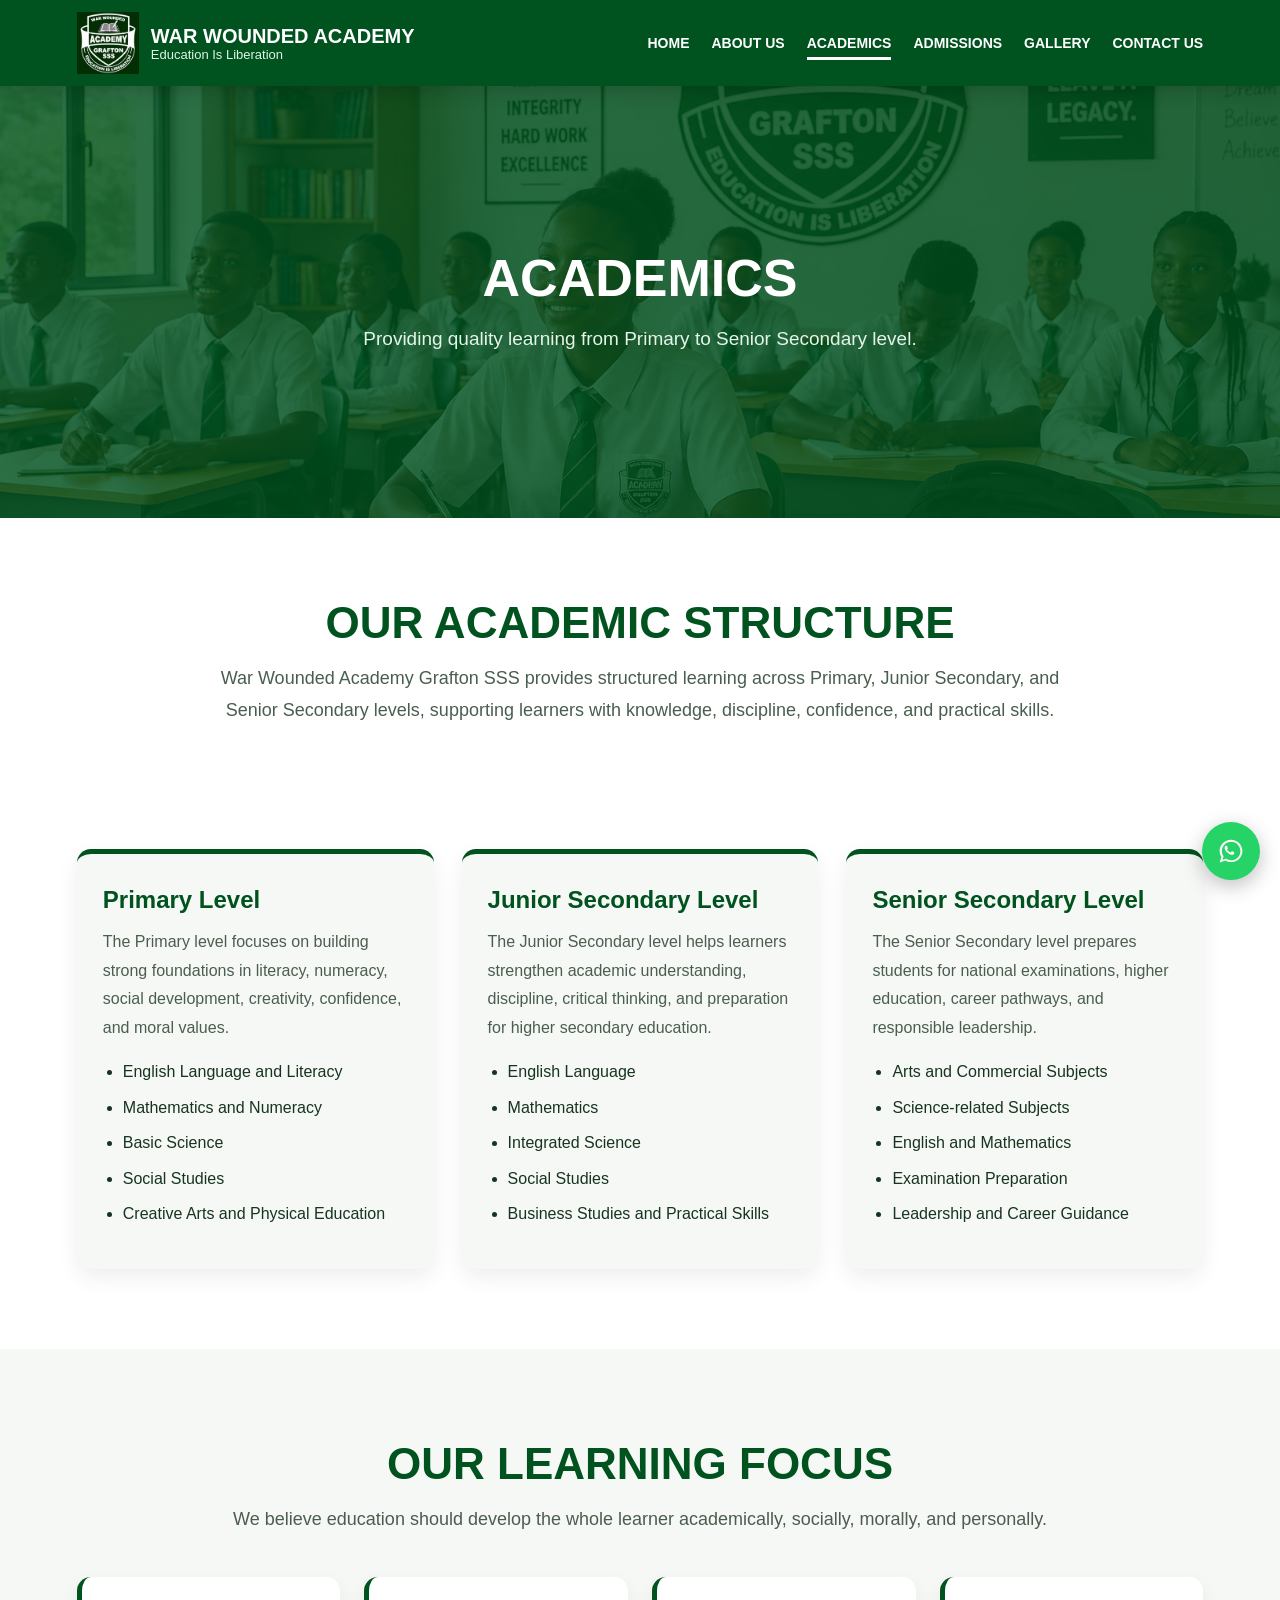
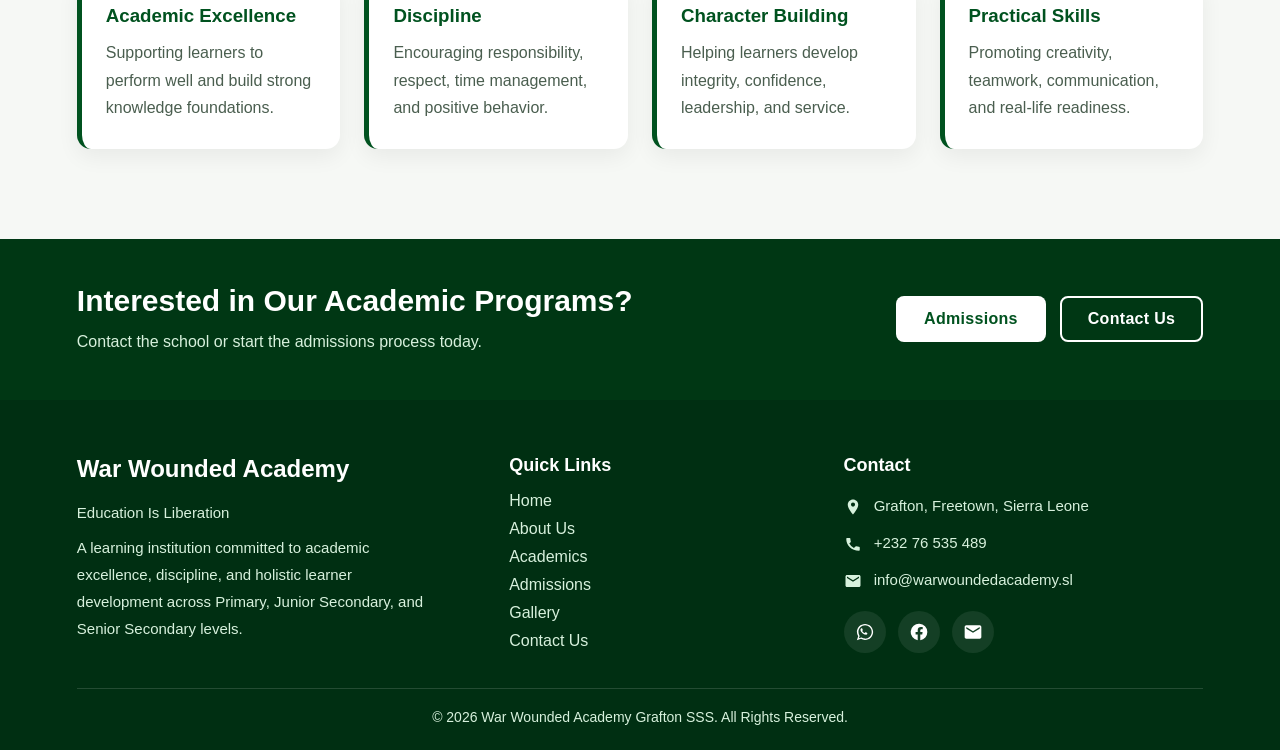
<file: bright-future-academy/academics.html>
<!DOCTYPE html>
<html lang="en">
<head>
  <meta charset="UTF-8" />
  <meta name="viewport" content="width=device-width, initial-scale=1.0" />

  <title>Academics | War Wounded Academy Grafton SSS</title>
  <meta name="description" content="Explore the academic levels and learning focus at War Wounded Academy Grafton SSS.">
  <link rel="stylesheet" href="style.css" />
</head>
<body>

  <nav class="navbar">
    <div class="brand">
      <img src="images/logo.png" alt="War Wounded Academy Logo">
      <div class="brand-text">
        <h2>War Wounded Academy</h2>
        <p>Education Is Liberation</p>
      </div>
    </div>

    <div class="menu-toggle" id="menu-toggle">☰</div>

    <ul class="nav-links" id="nav-links">
      <li><a href="index.html">Home</a></li>
      <li><a href="about.html">About Us</a></li>
      <li><a href="academics.html" class="active">Academics</a></li>
      <li><a href="admissions.html">Admissions</a></li>
      <li><a href="gallery.html">Gallery</a></li>
      <li><a href="contact.html">Contact Us</a></li>
    </ul>
  </nav>

  <section class="page-hero">
    <div class="page-hero-overlay"></div>
    <div class="page-hero-content">
      <h1>Academics</h1>
      <p>Providing quality learning from Primary to Senior Secondary level.</p>
    </div>
  </section>

  <section class="academics-intro">
    <div class="section-heading">
      <h2>Our Academic Structure</h2>
      <p>
        War Wounded Academy Grafton SSS provides structured learning across Primary,
        Junior Secondary, and Senior Secondary levels, supporting learners with knowledge,
        discipline, confidence, and practical skills.
      </p>
    </div>
  </section>

  <section class="academic-levels">
    <div class="academic-card">
      <h3>Primary Level</h3>
      <p>
        The Primary level focuses on building strong foundations in literacy, numeracy,
        social development, creativity, confidence, and moral values.
      </p>
      <ul>
        <li>English Language and Literacy</li>
        <li>Mathematics and Numeracy</li>
        <li>Basic Science</li>
        <li>Social Studies</li>
        <li>Creative Arts and Physical Education</li>
      </ul>
    </div>

    <div class="academic-card">
      <h3>Junior Secondary Level</h3>
      <p>
        The Junior Secondary level helps learners strengthen academic understanding,
        discipline, critical thinking, and preparation for higher secondary education.
      </p>
      <ul>
        <li>English Language</li>
        <li>Mathematics</li>
        <li>Integrated Science</li>
        <li>Social Studies</li>
        <li>Business Studies and Practical Skills</li>
      </ul>
    </div>

    <div class="academic-card">
      <h3>Senior Secondary Level</h3>
      <p>
        The Senior Secondary level prepares students for national examinations,
        higher education, career pathways, and responsible leadership.
      </p>
      <ul>
        <li>Arts and Commercial Subjects</li>
        <li>Science-related Subjects</li>
        <li>English and Mathematics</li>
        <li>Examination Preparation</li>
        <li>Leadership and Career Guidance</li>
      </ul>
    </div>
  </section>

  <section class="learning-focus">
    <div class="section-heading">
      <h2>Our Learning Focus</h2>
      <p>
        We believe education should develop the whole learner academically, socially,
        morally, and personally.
      </p>
    </div>

    <div class="focus-grid">
      <div class="focus-card">
        <h3>Academic Excellence</h3>
        <p>Supporting learners to perform well and build strong knowledge foundations.</p>
      </div>

      <div class="focus-card">
        <h3>Discipline</h3>
        <p>Encouraging responsibility, respect, time management, and positive behavior.</p>
      </div>

      <div class="focus-card">
        <h3>Character Building</h3>
        <p>Helping learners develop integrity, confidence, leadership, and service.</p>
      </div>

      <div class="focus-card">
        <h3>Practical Skills</h3>
        <p>Promoting creativity, teamwork, communication, and real-life readiness.</p>
      </div>
    </div>
  </section>

  <section class="visit-band">
    <div class="visit-content">
      <h2>Interested in Our Academic Programs?</h2>
      <p>Contact the school or start the admissions process today.</p>
    </div>

    <div class="visit-buttons">
      <a href="admissions.html" class="btn-primary">Admissions</a>
      <a href="contact.html" class="btn-secondary">Contact Us</a>
    </div>
  </section>

<a href="https://wa.me/23276535489" class="whatsapp-float" target="_blank" aria-label="WhatsApp">
  <svg viewBox="0 0 32 32" aria-hidden="true">
    <path d="M19.11 17.23c-.27-.13-1.59-.78-1.84-.87-.25-.09-.43-.13-.61.13-.18.27-.7.87-.86 1.05-.16.18-.31.2-.58.07-.27-.13-1.12-.41-2.14-1.31-.79-.7-1.32-1.56-1.48-1.82-.16-.27-.02-.41.12-.54.12-.12.27-.31.4-.47.13-.16.18-.27.27-.45.09-.18.04-.34-.02-.47-.07-.13-.61-1.47-.84-2.02-.22-.52-.45-.45-.61-.46h-.52c-.18 0-.47.07-.72.34-.25.27-.95.93-.95 2.27s.97 2.64 1.11 2.82c.13.18 1.91 2.92 4.62 4.09.65.28 1.16.45 1.56.58.66.21 1.25.18 1.72.11.52-.08 1.59-.65 1.81-1.27.22-.63.22-1.16.16-1.27-.07-.11-.25-.18-.52-.31z"/>
    <path d="M16.03 3C8.84 3 3 8.73 3 15.79c0 2.48.73 4.88 2.1 6.94L3 29l6.48-2.04a13.14 13.14 0 0 0 6.55 1.74h.01C23.22 28.7 29 22.97 29 15.91 29 8.73 23.22 3 16.03 3zm0 23.52h-.01a10.9 10.9 0 0 1-5.56-1.53l-.4-.24-3.85 1.21 1.26-3.74-.26-.38a10.66 10.66 0 0 1-1.67-5.74c0-5.92 4.76-10.74 10.61-10.74 5.86 0 10.62 4.82 10.62 10.74 0 5.92-4.77 10.74-10.63 10.74z"/>
  </svg>
</a>
  
<footer class="footer">
  <div class="footer-grid">
    <div class="footer-brand">
      <h3>War Wounded Academy</h3>
      <p>Education Is Liberation</p>
      <p class="footer-desc">
        A learning institution committed to academic excellence, discipline,
        and holistic learner development across Primary, Junior Secondary,
        and Senior Secondary levels.
      </p>
    </div>

    <div class="footer-links-column">
      <h4>Quick Links</h4>
      <ul class="footer-links">
        <li><a href="index.html">Home</a></li>
        <li><a href="about.html">About Us</a></li>
        <li><a href="academics.html">Academics</a></li>
        <li><a href="admissions.html">Admissions</a></li>
        <li><a href="gallery.html">Gallery</a></li>
        <li><a href="contact.html">Contact Us</a></li>
      </ul>
    </div>

    <div class="footer-contact">
  <h4>Contact</h4>

  <p>
    <span class="footer-icon">
      <svg viewBox="0 0 24 24" aria-hidden="true">
        <path d="M12 2C8.13 2 5 5.13 5 9c0 5.25 7 13 7 13s7-7.75 7-13c0-3.87-3.13-7-7-7zm0 9.5A2.5 2.5 0 1 1 12 6a2.5 2.5 0 0 1 0 5.5z"/>
      </svg>
    </span>
    Grafton, Freetown, Sierra Leone
  </p>

  <p>
    <span class="footer-icon">
      <svg viewBox="0 0 24 24" aria-hidden="true">
        <path d="M6.62 10.79a15.46 15.46 0 0 0 6.59 6.59l2.2-2.2c.27-.27.67-.36 1.02-.24 1.12.37 2.33.57 3.57.57.55 0 1 .45 1 1V20c0 .55-.45 1-1 1C10.07 21 3 13.93 3 5c0-.55.45-1 1-1h3.5c.55 0 1 .45 1 1 0 1.24.2 2.45.57 3.57.11.35.03.74-.25 1.02l-2.2 2.2z"/>
      </svg>
    </span>
    <a href="tel:+23276535489">+232 76 535 489</a>
  </p>

  <p>
    <span class="footer-icon">
      <svg viewBox="0 0 24 24" aria-hidden="true">
        <path d="M20 4H4c-1.1 0-2 .9-2 2v12c0 1.1.9 2 2 2h16c1.1 0 2-.9 2-2V6c0-1.1-.9-2-2-2zm0 4-8 5-8-5V6l8 5 8-5v2z"/>
      </svg>
    </span>
    <a href="mailto:info@warwoundedacademy.sl">info@warwoundedacademy.sl</a>
  </p>

  <div class="footer-socials">
    <a href="https://wa.me/23276535489" target="_blank" aria-label="WhatsApp">
      <svg viewBox="0 0 32 32" aria-hidden="true">
        <path d="M19.11 17.23c-.27-.13-1.59-.78-1.84-.87-.25-.09-.43-.13-.61.13-.18.27-.7.87-.86 1.05-.16.18-.31.2-.58.07-.27-.13-1.12-.41-2.14-1.31-.79-.7-1.32-1.56-1.48-1.82-.16-.27-.02-.41.12-.54.12-.12.27-.31.4-.47.13-.16.18-.27.27-.45.09-.18.04-.34-.02-.47-.07-.13-.61-1.47-.84-2.02-.22-.52-.45-.45-.61-.46h-.52c-.18 0-.47.07-.72.34-.25.27-.95.93-.95 2.27s.97 2.64 1.11 2.82c.13.18 1.91 2.92 4.62 4.09.65.28 1.16.45 1.56.58.66.21 1.25.18 1.72.11.52-.08 1.59-.65 1.81-1.27.22-.63.22-1.16.16-1.27-.07-.11-.25-.18-.52-.31z"/>
        <path d="M16.03 3C8.84 3 3 8.73 3 15.79c0 2.48.73 4.88 2.1 6.94L3 29l6.48-2.04a13.14 13.14 0 0 0 6.55 1.74h.01C23.22 28.7 29 22.97 29 15.91 29 8.73 23.22 3 16.03 3zm0 23.52h-.01a10.9 10.9 0 0 1-5.56-1.53l-.4-.24-3.85 1.21 1.26-3.74-.26-.38a10.66 10.66 0 0 1-1.67-5.74c0-5.92 4.76-10.74 10.61-10.74 5.86 0 10.62 4.82 10.62 10.74 0 5.92-4.77 10.74-10.63 10.74z"/>
      </svg>
    </a>

    <a href="#" target="_blank" aria-label="Facebook">
      <svg viewBox="0 0 24 24" aria-hidden="true">
        <path d="M22 12a10 10 0 1 0-11.56 9.88v-6.99H7.9V12h2.54V9.8c0-2.5 1.49-3.89 3.77-3.89 1.09 0 2.23.19 2.23.19v2.46h-1.26c-1.24 0-1.63.77-1.63 1.56V12h2.78l-.44 2.89h-2.34v6.99A10 10 0 0 0 22 12z"/>
      </svg>
    </a>

    <a href="mailto:info@warwoundedacademy.sl" aria-label="Email">
      <svg viewBox="0 0 24 24" aria-hidden="true">
        <path d="M20 4H4c-1.1 0-2 .9-2 2v12c0 1.1.9 2 2 2h16c1.1 0 2-.9 2-2V6c0-1.1-.9-2-2-2zm0 4-8 5-8-5V6l8 5 8-5v2z"/>
      </svg>
    </a>
  </div>
</div>
  </div>

  <div class="footer-bottom">
    <p>© 2026 War Wounded Academy Grafton SSS. All Rights Reserved.</p>
  </div>
</footer>

  <script>
    const menuToggle = document.getElementById("menu-toggle");
    const navLinks = document.getElementById("nav-links");

    menuToggle.addEventListener("click", (event) => {
      event.stopPropagation();
      navLinks.classList.toggle("show");
    });

    navLinks.addEventListener("click", (event) => {
      event.stopPropagation();
    });

    document.addEventListener("click", () => {
      navLinks.classList.remove("show");
    });
  </script>

</body>
</html>
</file>
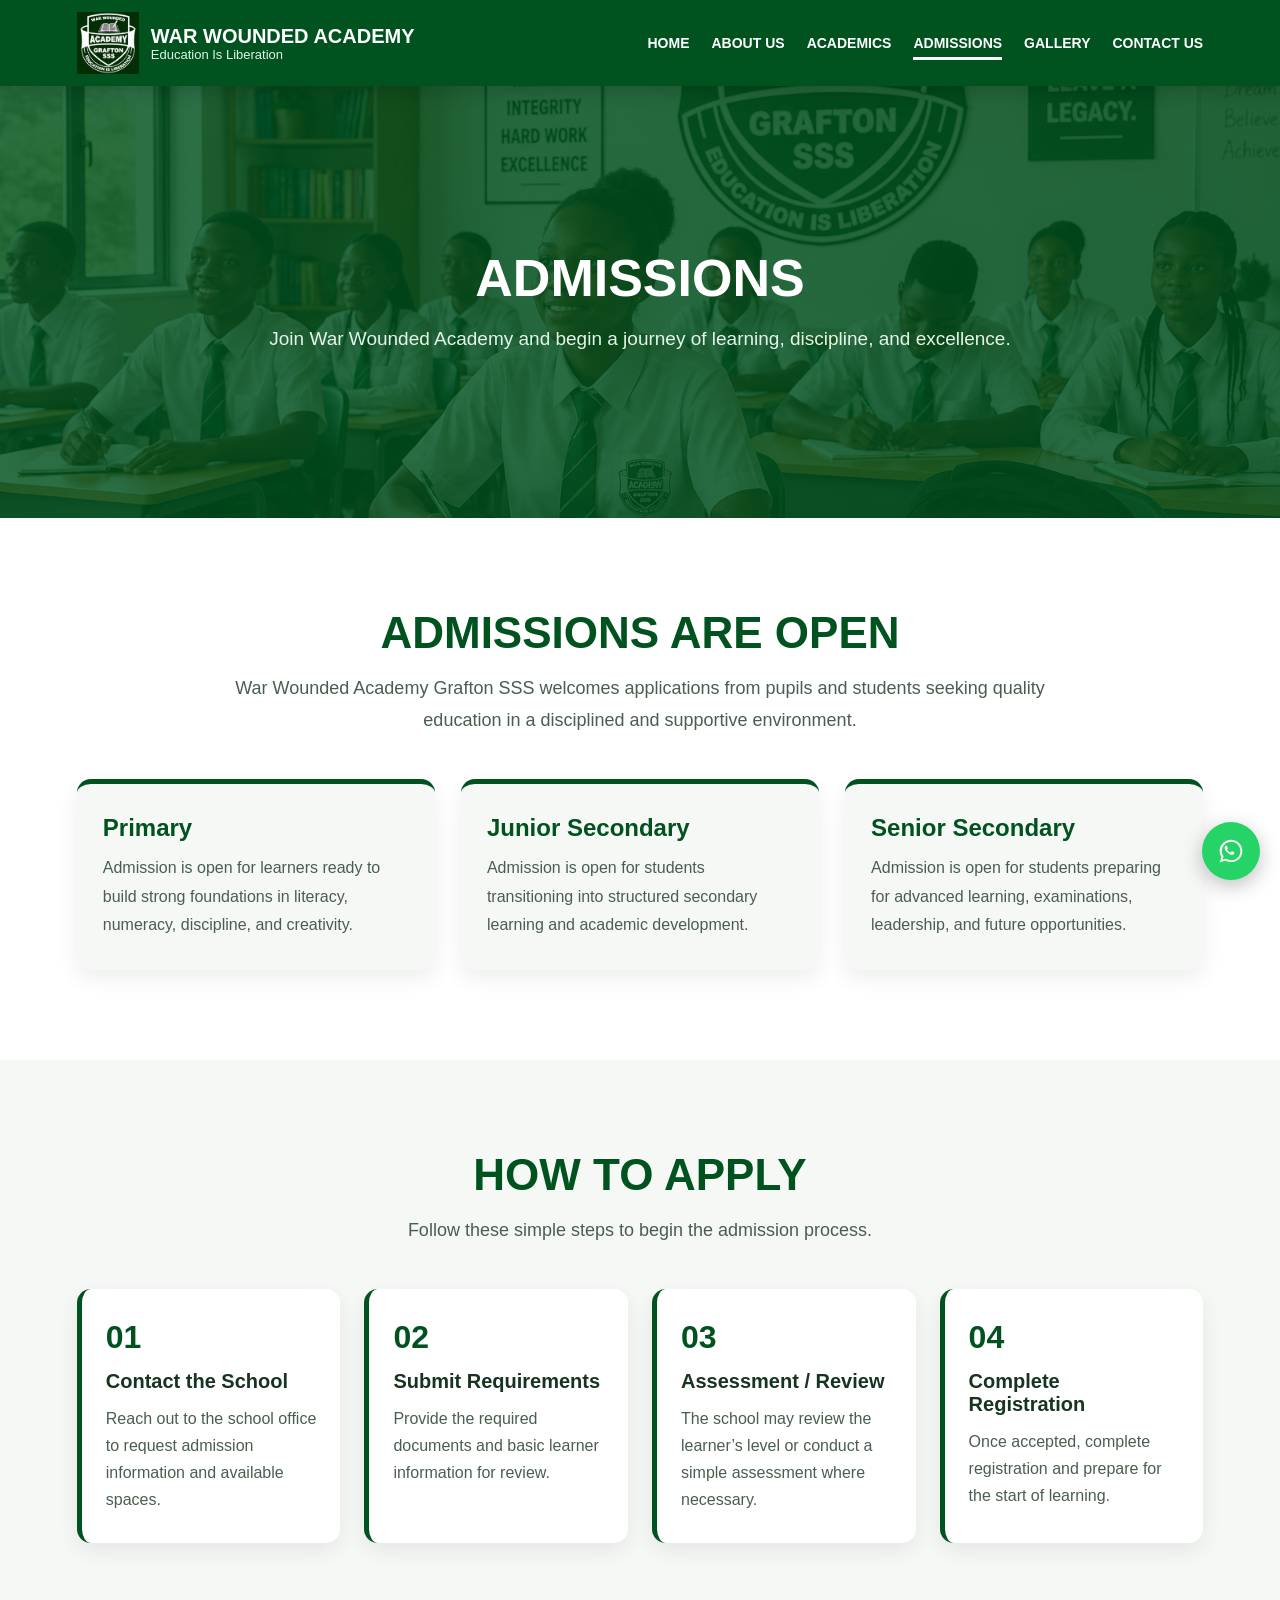
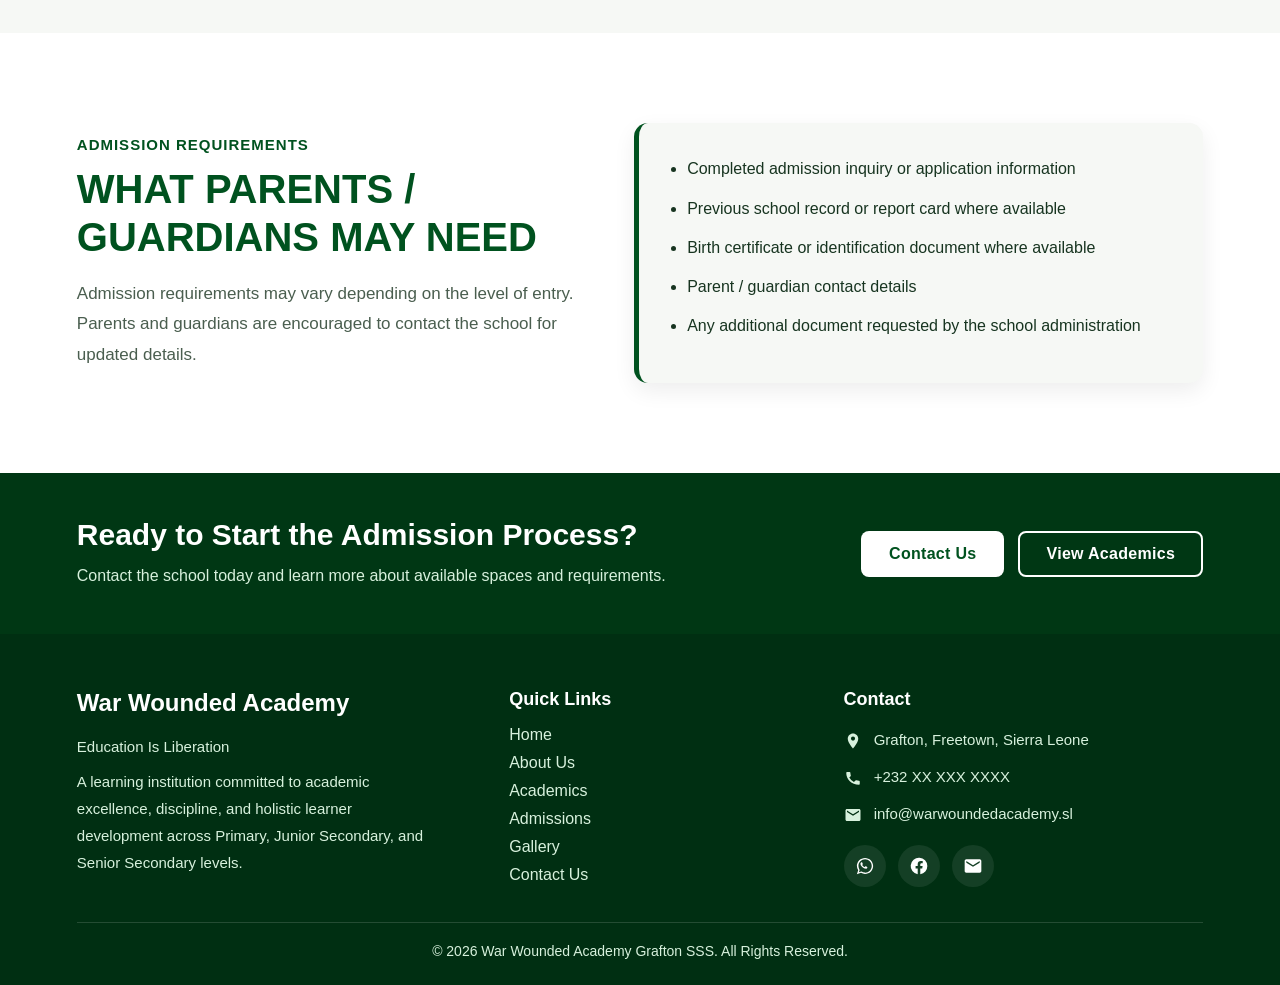
<file: bright-future-academy/admissions.html>
<!DOCTYPE html>
<html lang="en">
<head>
  <meta charset="UTF-8" />
  <meta name="viewport" content="width=device-width, initial-scale=1.0" />

  <title>Admissions | War Wounded Academy Grafton SSS</title>
  <meta name="description" content="Apply for admission at War Wounded Academy Grafton SSS for Primary, Junior Secondary, and Senior Secondary levels.">
  <link rel="stylesheet" href="style.css" />
</head>
<body>

  <nav class="navbar">
    <div class="brand">
      <img src="images/logo.png" alt="War Wounded Academy Logo">
      <div class="brand-text">
        <h2>War Wounded Academy</h2>
        <p>Education Is Liberation</p>
      </div>
    </div>

    <div class="menu-toggle" id="menu-toggle">☰</div>

    <ul class="nav-links" id="nav-links">
      <li><a href="index.html">Home</a></li>
      <li><a href="about.html">About Us</a></li>
      <li><a href="academics.html">Academics</a></li>
      <li><a href="admissions.html" class="active">Admissions</a></li>
      <li><a href="gallery.html">Gallery</a></li>
      <li><a href="contact.html">Contact Us</a></li>
    </ul>
  </nav>

  <section class="page-hero">
    <div class="page-hero-overlay"></div>
    <div class="page-hero-content">
      <h1>Admissions</h1>
      <p>Join War Wounded Academy and begin a journey of learning, discipline, and excellence.</p>
    </div>
  </section>

  <section class="admissions-intro">
    <div class="section-heading">
      <h2>Admissions Are Open</h2>
      <p>
        War Wounded Academy Grafton SSS welcomes applications from pupils and students
        seeking quality education in a disciplined and supportive environment.
      </p>
    </div>

    <div class="admission-levels">
      <div class="admission-level-card">
        <h3>Primary</h3>
        <p>Admission is open for learners ready to build strong foundations in literacy, numeracy, discipline, and creativity.</p>
      </div>

      <div class="admission-level-card">
        <h3>Junior Secondary</h3>
        <p>Admission is open for students transitioning into structured secondary learning and academic development.</p>
      </div>

      <div class="admission-level-card">
        <h3>Senior Secondary</h3>
        <p>Admission is open for students preparing for advanced learning, examinations, leadership, and future opportunities.</p>
      </div>
    </div>
  </section>

  <section class="admission-process">
    <div class="section-heading">
      <h2>How to Apply</h2>
      <p>Follow these simple steps to begin the admission process.</p>
    </div>

    <div class="process-grid">
      <div class="process-card">
        <span>01</span>
        <h3>Contact the School</h3>
        <p>Reach out to the school office to request admission information and available spaces.</p>
      </div>

      <div class="process-card">
        <span>02</span>
        <h3>Submit Requirements</h3>
        <p>Provide the required documents and basic learner information for review.</p>
      </div>

      <div class="process-card">
        <span>03</span>
        <h3>Assessment / Review</h3>
        <p>The school may review the learner’s level or conduct a simple assessment where necessary.</p>
      </div>

      <div class="process-card">
        <span>04</span>
        <h3>Complete Registration</h3>
        <p>Once accepted, complete registration and prepare for the start of learning.</p>
      </div>
    </div>
  </section>

  <section class="requirements-section">
    <div class="requirements-left">
      <span class="section-tag">Admission Requirements</span>
      <h2>What Parents / Guardians May Need</h2>
      <p>
        Admission requirements may vary depending on the level of entry. Parents and guardians
        are encouraged to contact the school for updated details.
      </p>
    </div>

    <div class="requirements-right">
      <ul>
        <li>Completed admission inquiry or application information</li>
        <li>Previous school record or report card where available</li>
        <li>Birth certificate or identification document where available</li>
        <li>Parent / guardian contact details</li>
        <li>Any additional document requested by the school administration</li>
      </ul>
    </div>
  </section>

  <section class="visit-band">
    <div class="visit-content">
      <h2>Ready to Start the Admission Process?</h2>
      <p>Contact the school today and learn more about available spaces and requirements.</p>
    </div>

    <div class="visit-buttons">
      <a href="contact.html" class="btn-primary">Contact Us</a>
      <a href="academics.html" class="btn-secondary">View Academics</a>
    </div>
  </section>
  
<a href="https://wa.me/23276535489" class="whatsapp-float" target="_blank" aria-label="WhatsApp">
  <svg viewBox="0 0 32 32" aria-hidden="true">
    <path d="M19.11 17.23c-.27-.13-1.59-.78-1.84-.87-.25-.09-.43-.13-.61.13-.18.27-.7.87-.86 1.05-.16.18-.31.2-.58.07-.27-.13-1.12-.41-2.14-1.31-.79-.7-1.32-1.56-1.48-1.82-.16-.27-.02-.41.12-.54.12-.12.27-.31.4-.47.13-.16.18-.27.27-.45.09-.18.04-.34-.02-.47-.07-.13-.61-1.47-.84-2.02-.22-.52-.45-.45-.61-.46h-.52c-.18 0-.47.07-.72.34-.25.27-.95.93-.95 2.27s.97 2.64 1.11 2.82c.13.18 1.91 2.92 4.62 4.09.65.28 1.16.45 1.56.58.66.21 1.25.18 1.72.11.52-.08 1.59-.65 1.81-1.27.22-.63.22-1.16.16-1.27-.07-.11-.25-.18-.52-.31z"/>
    <path d="M16.03 3C8.84 3 3 8.73 3 15.79c0 2.48.73 4.88 2.1 6.94L3 29l6.48-2.04a13.14 13.14 0 0 0 6.55 1.74h.01C23.22 28.7 29 22.97 29 15.91 29 8.73 23.22 3 16.03 3zm0 23.52h-.01a10.9 10.9 0 0 1-5.56-1.53l-.4-.24-3.85 1.21 1.26-3.74-.26-.38a10.66 10.66 0 0 1-1.67-5.74c0-5.92 4.76-10.74 10.61-10.74 5.86 0 10.62 4.82 10.62 10.74 0 5.92-4.77 10.74-10.63 10.74z"/>
  </svg>
</a>
  
<footer class="footer">
  <div class="footer-grid">
    <div class="footer-brand">
      <h3>War Wounded Academy</h3>
      <p>Education Is Liberation</p>
      <p class="footer-desc">
        A learning institution committed to academic excellence, discipline,
        and holistic learner development across Primary, Junior Secondary,
        and Senior Secondary levels.
      </p>
    </div>

    <div class="footer-links-column">
      <h4>Quick Links</h4>
      <ul class="footer-links">
        <li><a href="index.html">Home</a></li>
        <li><a href="about.html">About Us</a></li>
        <li><a href="academics.html">Academics</a></li>
        <li><a href="admissions.html">Admissions</a></li>
        <li><a href="gallery.html">Gallery</a></li>
        <li><a href="contact.html">Contact Us</a></li>
      </ul>
    </div>

<div class="footer-contact">
  <h4>Contact</h4>

  <p>
    <span class="footer-icon">
      <svg viewBox="0 0 24 24" aria-hidden="true">
        <path d="M12 2C8.13 2 5 5.13 5 9c0 5.25 7 13 7 13s7-7.75 7-13c0-3.87-3.13-7-7-7zm0 9.5A2.5 2.5 0 1 1 12 6a2.5 2.5 0 0 1 0 5.5z"/>
      </svg>
    </span>
    Grafton, Freetown, Sierra Leone
  </p>

  <p>
    <span class="footer-icon">
      <svg viewBox="0 0 24 24" aria-hidden="true">
        <path d="M6.62 10.79a15.46 15.46 0 0 0 6.59 6.59l2.2-2.2c.27-.27.67-.36 1.02-.24 1.12.37 2.33.57 3.57.57.55 0 1 .45 1 1V20c0 .55-.45 1-1 1C10.07 21 3 13.93 3 5c0-.55.45-1 1-1h3.5c.55 0 1 .45 1 1 0 1.24.2 2.45.57 3.57.11.35.03.74-.25 1.02l-2.2 2.2z"/>
      </svg>
    </span>
    <a href="tel:+232XXXXXXXX">+232 XX XXX XXXX</a>
  </p>

  <p>
    <span class="footer-icon">
      <svg viewBox="0 0 24 24" aria-hidden="true">
        <path d="M20 4H4c-1.1 0-2 .9-2 2v12c0 1.1.9 2 2 2h16c1.1 0 2-.9 2-2V6c0-1.1-.9-2-2-2zm0 4-8 5-8-5V6l8 5 8-5v2z"/>
      </svg>
    </span>
    <a href="mailto:info@warwoundedacademy.sl">info@warwoundedacademy.sl</a>
  </p>

  <div class="footer-socials">
    <a href="https://wa.me/23276535489" target="_blank" aria-label="WhatsApp">
      <svg viewBox="0 0 32 32" aria-hidden="true">
        <path d="M19.11 17.23c-.27-.13-1.59-.78-1.84-.87-.25-.09-.43-.13-.61.13-.18.27-.7.87-.86 1.05-.16.18-.31.2-.58.07-.27-.13-1.12-.41-2.14-1.31-.79-.7-1.32-1.56-1.48-1.82-.16-.27-.02-.41.12-.54.12-.12.27-.31.4-.47.13-.16.18-.27.27-.45.09-.18.04-.34-.02-.47-.07-.13-.61-1.47-.84-2.02-.22-.52-.45-.45-.61-.46h-.52c-.18 0-.47.07-.72.34-.25.27-.95.93-.95 2.27s.97 2.64 1.11 2.82c.13.18 1.91 2.92 4.62 4.09.65.28 1.16.45 1.56.58.66.21 1.25.18 1.72.11.52-.08 1.59-.65 1.81-1.27.22-.63.22-1.16.16-1.27-.07-.11-.25-.18-.52-.31z"/>
        <path d="M16.03 3C8.84 3 3 8.73 3 15.79c0 2.48.73 4.88 2.1 6.94L3 29l6.48-2.04a13.14 13.14 0 0 0 6.55 1.74h.01C23.22 28.7 29 22.97 29 15.91 29 8.73 23.22 3 16.03 3zm0 23.52h-.01a10.9 10.9 0 0 1-5.56-1.53l-.4-.24-3.85 1.21 1.26-3.74-.26-.38a10.66 10.66 0 0 1-1.67-5.74c0-5.92 4.76-10.74 10.61-10.74 5.86 0 10.62 4.82 10.62 10.74 0 5.92-4.77 10.74-10.63 10.74z"/>
      </svg>
    </a>

    <a href="#" target="_blank" aria-label="Facebook">
      <svg viewBox="0 0 24 24" aria-hidden="true">
        <path d="M22 12a10 10 0 1 0-11.56 9.88v-6.99H7.9V12h2.54V9.8c0-2.5 1.49-3.89 3.77-3.89 1.09 0 2.23.19 2.23.19v2.46h-1.26c-1.24 0-1.63.77-1.63 1.56V12h2.78l-.44 2.89h-2.34v6.99A10 10 0 0 0 22 12z"/>
      </svg>
    </a>

    <a href="mailto:info@warwoundedacademy.sl" aria-label="Email">
      <svg viewBox="0 0 24 24" aria-hidden="true">
        <path d="M20 4H4c-1.1 0-2 .9-2 2v12c0 1.1.9 2 2 2h16c1.1 0 2-.9 2-2V6c0-1.1-.9-2-2-2zm0 4-8 5-8-5V6l8 5 8-5v2z"/>
      </svg>
    </a>
  </div>
</div>
  </div>

  <div class="footer-bottom">
    <p>© 2026 War Wounded Academy Grafton SSS. All Rights Reserved.</p>
  </div>
</footer>
  <script>
    const menuToggle = document.getElementById("menu-toggle");
    const navLinks = document.getElementById("nav-links");

    menuToggle.addEventListener("click", (event) => {
      event.stopPropagation();
      navLinks.classList.toggle("show");
    });

    navLinks.addEventListener("click", (event) => {
      event.stopPropagation();
    });

    document.addEventListener("click", () => {
      navLinks.classList.remove("show");
    });
  </script>

</body>
</html>
</file>
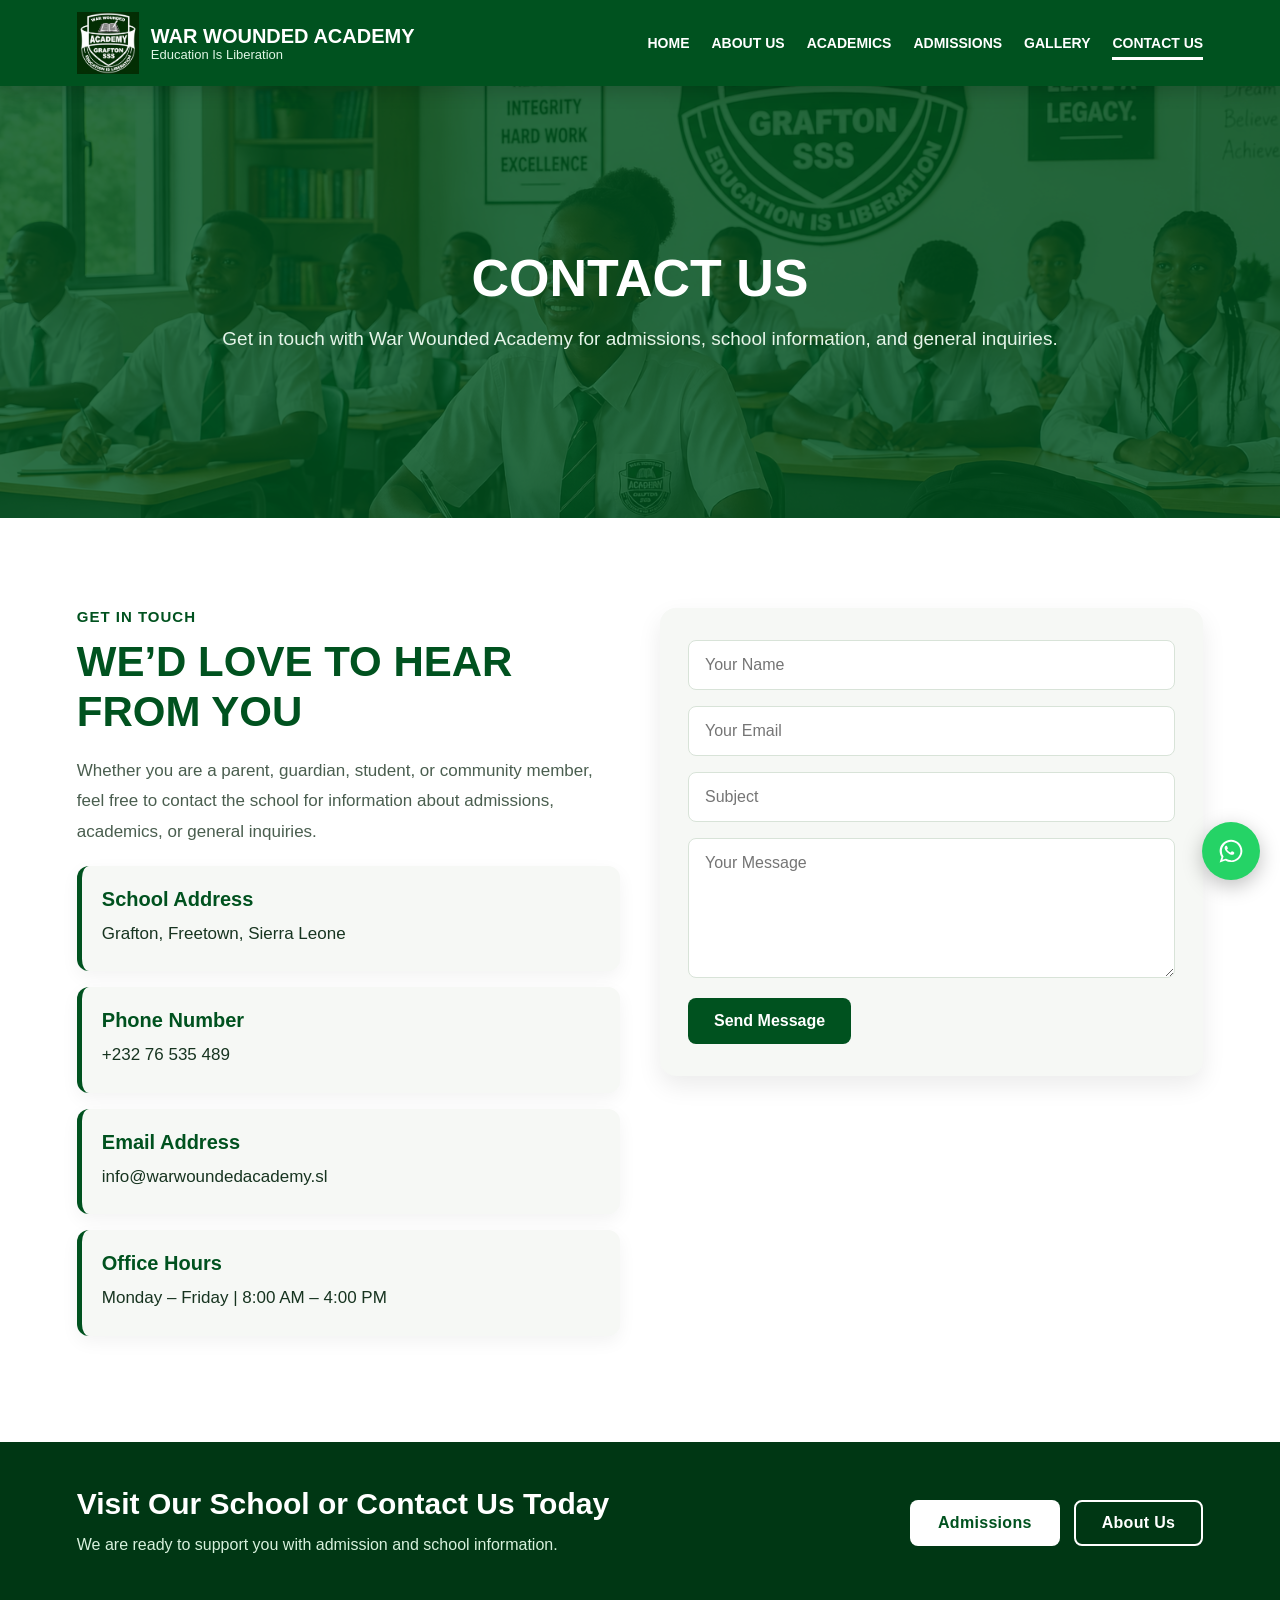
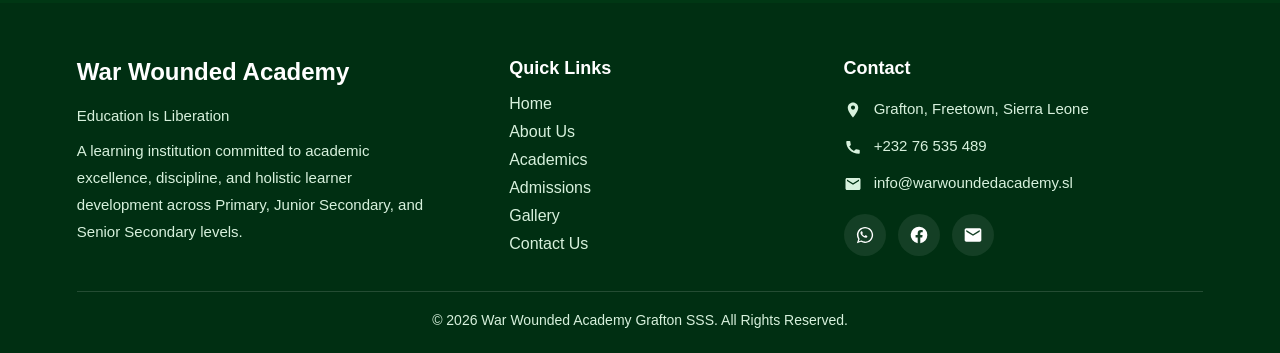
<file: bright-future-academy/contact.html>
<!DOCTYPE html>
<html lang="en">
<head>
  <meta charset="UTF-8" />
  <meta name="viewport" content="width=device-width, initial-scale=1.0" />

  <title>Contact Us | War Wounded Academy Grafton SSS</title>
  <meta name="description" content="Contact War Wounded Academy Grafton SSS for admissions, school information, and general inquiries.">
  <link rel="stylesheet" href="style.css" />
</head>
<body>

  <nav class="navbar">
    <div class="brand">
      <img src="images/logo.png" alt="War Wounded Academy Logo">
      <div class="brand-text">
        <h2>War Wounded Academy</h2>
        <p>Education Is Liberation</p>
      </div>
    </div>

    <div class="menu-toggle" id="menu-toggle">☰</div>

    <ul class="nav-links" id="nav-links">
      <li><a href="index.html">Home</a></li>
      <li><a href="about.html">About Us</a></li>
      <li><a href="academics.html">Academics</a></li>
      <li><a href="admissions.html">Admissions</a></li>
      <li><a href="gallery.html">Gallery</a></li>
      <li><a href="contact.html" class="active">Contact Us</a></li>
    </ul>
  </nav>

  <section class="page-hero">
    <div class="page-hero-overlay"></div>
    <div class="page-hero-content">
      <h1>Contact Us</h1>
      <p>Get in touch with War Wounded Academy for admissions, school information, and general inquiries.</p>
    </div>
  </section>

  <section class="contact-page-section">
    <div class="contact-page-left">
      <span class="section-tag">Get In Touch</span>
      <h2>We’d Love to Hear From You</h2>
      <p>
        Whether you are a parent, guardian, student, or community member, feel free
        to contact the school for information about admissions, academics, or general inquiries.
      </p>

      <div class="contact-info-box">
        <h3>School Address</h3>
        <p>Grafton, Freetown, Sierra Leone</p>
      </div>

      <div class="contact-info-box">
        <h3>Phone Number</h3>
        <p>+232 76 535 489</p>
      </div>

      <div class="contact-info-box">
        <h3>Email Address</h3>
        <p>info@warwoundedacademy.sl</p>
      </div>

      <div class="contact-info-box">
        <h3>Office Hours</h3>
        <p>Monday – Friday | 8:00 AM – 4:00 PM</p>
      </div>
    </div>

    <div class="contact-page-right">
      <form class="school-contact-form" action="https://formspree.io/f/xzdywwny" method="POST">
        <input type="text" name="name" placeholder="Your Name" required>
        <input type="email" name="email" placeholder="Your Email" required>
        <input type="text" name="subject" placeholder="Subject">
        <textarea name="message" placeholder="Your Message" rows="6" required></textarea>
        <button type="submit">Send Message</button>
      </form>
    </div>
  </section>

  <section class="visit-band">
    <div class="visit-content">
      <h2>Visit Our School or Contact Us Today</h2>
      <p>We are ready to support you with admission and school information.</p>
    </div>

    <div class="visit-buttons">
      <a href="admissions.html" class="btn-primary">Admissions</a>
      <a href="about.html" class="btn-secondary">About Us</a>
    </div>
  </section>
<a href="https://wa.me/23276535489" class="whatsapp-float" target="_blank" aria-label="WhatsApp">
  <svg viewBox="0 0 32 32" aria-hidden="true">
    <path d="M19.11 17.23c-.27-.13-1.59-.78-1.84-.87-.25-.09-.43-.13-.61.13-.18.27-.7.87-.86 1.05-.16.18-.31.2-.58.07-.27-.13-1.12-.41-2.14-1.31-.79-.7-1.32-1.56-1.48-1.82-.16-.27-.02-.41.12-.54.12-.12.27-.31.4-.47.13-.16.18-.27.27-.45.09-.18.04-.34-.02-.47-.07-.13-.61-1.47-.84-2.02-.22-.52-.45-.45-.61-.46h-.52c-.18 0-.47.07-.72.34-.25.27-.95.93-.95 2.27s.97 2.64 1.11 2.82c.13.18 1.91 2.92 4.62 4.09.65.28 1.16.45 1.56.58.66.21 1.25.18 1.72.11.52-.08 1.59-.65 1.81-1.27.22-.63.22-1.16.16-1.27-.07-.11-.25-.18-.52-.31z"/>
    <path d="M16.03 3C8.84 3 3 8.73 3 15.79c0 2.48.73 4.88 2.1 6.94L3 29l6.48-2.04a13.14 13.14 0 0 0 6.55 1.74h.01C23.22 28.7 29 22.97 29 15.91 29 8.73 23.22 3 16.03 3zm0 23.52h-.01a10.9 10.9 0 0 1-5.56-1.53l-.4-.24-3.85 1.21 1.26-3.74-.26-.38a10.66 10.66 0 0 1-1.67-5.74c0-5.92 4.76-10.74 10.61-10.74 5.86 0 10.62 4.82 10.62 10.74 0 5.92-4.77 10.74-10.63 10.74z"/>
  </svg>
</a>
  
<footer class="footer">
  <div class="footer-grid">
    <div class="footer-brand">
      <h3>War Wounded Academy</h3>
      <p>Education Is Liberation</p>
      <p class="footer-desc">
        A learning institution committed to academic excellence, discipline,
        and holistic learner development across Primary, Junior Secondary,
        and Senior Secondary levels.
      </p>
    </div>

    <div class="footer-links-column">
      <h4>Quick Links</h4>
      <ul class="footer-links">
        <li><a href="index.html">Home</a></li>
        <li><a href="about.html">About Us</a></li>
        <li><a href="academics.html">Academics</a></li>
        <li><a href="admissions.html">Admissions</a></li>
        <li><a href="gallery.html">Gallery</a></li>
        <li><a href="contact.html">Contact Us</a></li>
      </ul>
    </div>

 <div class="footer-contact">
  <h4>Contact</h4>

  <p>
    <span class="footer-icon">
      <svg viewBox="0 0 24 24" aria-hidden="true">
        <path d="M12 2C8.13 2 5 5.13 5 9c0 5.25 7 13 7 13s7-7.75 7-13c0-3.87-3.13-7-7-7zm0 9.5A2.5 2.5 0 1 1 12 6a2.5 2.5 0 0 1 0 5.5z"/>
      </svg>
    </span>
    Grafton, Freetown, Sierra Leone
  </p>

  <p>
    <span class="footer-icon">
      <svg viewBox="0 0 24 24" aria-hidden="true">
        <path d="M6.62 10.79a15.46 15.46 0 0 0 6.59 6.59l2.2-2.2c.27-.27.67-.36 1.02-.24 1.12.37 2.33.57 3.57.57.55 0 1 .45 1 1V20c0 .55-.45 1-1 1C10.07 21 3 13.93 3 5c0-.55.45-1 1-1h3.5c.55 0 1 .45 1 1 0 1.24.2 2.45.57 3.57.11.35.03.74-.25 1.02l-2.2 2.2z"/>
      </svg>
    </span>
    <a href="tel:+23276535489">+232 76 535 489</a>
  </p>

  <p>
    <span class="footer-icon">
      <svg viewBox="0 0 24 24" aria-hidden="true">
        <path d="M20 4H4c-1.1 0-2 .9-2 2v12c0 1.1.9 2 2 2h16c1.1 0 2-.9 2-2V6c0-1.1-.9-2-2-2zm0 4-8 5-8-5V6l8 5 8-5v2z"/>
      </svg>
    </span>
    <a href="mailto:info@warwoundedacademy.sl">info@warwoundedacademy.sl</a>
  </p>

  <div class="footer-socials">
    <a href="https://wa.me/23276535489" target="_blank" aria-label="WhatsApp">
      <svg viewBox="0 0 32 32" aria-hidden="true">
        <path d="M19.11 17.23c-.27-.13-1.59-.78-1.84-.87-.25-.09-.43-.13-.61.13-.18.27-.7.87-.86 1.05-.16.18-.31.2-.58.07-.27-.13-1.12-.41-2.14-1.31-.79-.7-1.32-1.56-1.48-1.82-.16-.27-.02-.41.12-.54.12-.12.27-.31.4-.47.13-.16.18-.27.27-.45.09-.18.04-.34-.02-.47-.07-.13-.61-1.47-.84-2.02-.22-.52-.45-.45-.61-.46h-.52c-.18 0-.47.07-.72.34-.25.27-.95.93-.95 2.27s.97 2.64 1.11 2.82c.13.18 1.91 2.92 4.62 4.09.65.28 1.16.45 1.56.58.66.21 1.25.18 1.72.11.52-.08 1.59-.65 1.81-1.27.22-.63.22-1.16.16-1.27-.07-.11-.25-.18-.52-.31z"/>
        <path d="M16.03 3C8.84 3 3 8.73 3 15.79c0 2.48.73 4.88 2.1 6.94L3 29l6.48-2.04a13.14 13.14 0 0 0 6.55 1.74h.01C23.22 28.7 29 22.97 29 15.91 29 8.73 23.22 3 16.03 3zm0 23.52h-.01a10.9 10.9 0 0 1-5.56-1.53l-.4-.24-3.85 1.21 1.26-3.74-.26-.38a10.66 10.66 0 0 1-1.67-5.74c0-5.92 4.76-10.74 10.61-10.74 5.86 0 10.62 4.82 10.62 10.74 0 5.92-4.77 10.74-10.63 10.74z"/>
      </svg>
    </a>

    <a href="#" target="_blank" aria-label="Facebook">
      <svg viewBox="0 0 24 24" aria-hidden="true">
        <path d="M22 12a10 10 0 1 0-11.56 9.88v-6.99H7.9V12h2.54V9.8c0-2.5 1.49-3.89 3.77-3.89 1.09 0 2.23.19 2.23.19v2.46h-1.26c-1.24 0-1.63.77-1.63 1.56V12h2.78l-.44 2.89h-2.34v6.99A10 10 0 0 0 22 12z"/>
      </svg>
    </a>

    <a href="mailto:info@warwoundedacademy.sl" aria-label="Email">
      <svg viewBox="0 0 24 24" aria-hidden="true">
        <path d="M20 4H4c-1.1 0-2 .9-2 2v12c0 1.1.9 2 2 2h16c1.1 0 2-.9 2-2V6c0-1.1-.9-2-2-2zm0 4-8 5-8-5V6l8 5 8-5v2z"/>
      </svg>
    </a>
  </div>
</div>
  </div>

  <div class="footer-bottom">
    <p>© 2026 War Wounded Academy Grafton SSS. All Rights Reserved.</p>
  </div>
</footer>

  <script>
    const menuToggle = document.getElementById("menu-toggle");
    const navLinks = document.getElementById("nav-links");

    menuToggle.addEventListener("click", (event) => {
      event.stopPropagation();
      navLinks.classList.toggle("show");
    });

    navLinks.addEventListener("click", (event) => {
      event.stopPropagation();
    });

    document.addEventListener("click", () => {
      navLinks.classList.remove("show");
    });
  </script>

</body>
</html>
</file>
<file: bright-future-academy/style.css>
* {
  margin: 0;
  padding: 0;
  box-sizing: border-box;
  font-family: Arial, sans-serif;
}

.gallery-preview {
  padding: 90px 6%;
  background: #ffffff;
}

.gallery-grid {
  display: grid;
  grid-template-columns: repeat(3, 1fr);
  gap: 24px;
}

.gallery-card {
  border-radius: 16px;
  overflow: hidden;
  box-shadow: 0 10px 24px rgba(0, 0, 0, 0.08);
  background: #f6f8f5;
}

.gallery-card img {
  width: 100%;
  height: 280px;
  object-fit: cover;
  display: block;
}

.gallery-btn-wrap {
  text-align: center;
  margin-top: 28px;
}

html {
  scroll-behavior: smooth;
}

body {
  background: #f6f8f5;
  color: #173420;
  overflow-x: hidden;
}

.why-choose {
  padding: 90px 6%;
  background: #f6f8f5;
}

.choose-grid {
  display: grid;
  grid-template-columns: repeat(4, 1fr);
  gap: 24px;
}

.choose-card {
  background: white;
  padding: 28px 24px;
  border-radius: 14px;
  border-top: 5px solid #00521f;
  box-shadow: 0 8px 22px rgba(0,0,0,0.07);
}

.choose-card h3 {
  color: #00521f;
  font-size: 20px;
  margin-bottom: 12px;
}

.choose-card p {
  color: #4a5e4f;
  line-height: 1.7;
  font-size: 15.5px;
}

.news-section {
  padding: 90px 6%;
  background: #f6f8f5;
}

.news-grid {
  display: grid;
  grid-template-columns: repeat(3, 1fr);
  gap: 28px;
}

.news-card {
  background: #f6f8f5;
  padding: 30px 26px;
  border-radius: 14px;
  box-shadow: 0 8px 22px rgba(0,0,0,0.07);
  border-left: 5px solid #00521f;
}

.news-date {
  display: inline-block;
  color: #00521f;
  font-weight: bold;
  font-size: 14px;
  margin-bottom: 12px;
  text-transform: uppercase;
}

.news-card h3 {
  color: #173420;
  font-size: 22px;
  margin-bottom: 12px;
}

.news-card p {
  color: #4a5e4f;
  line-height: 1.7;
  margin-bottom: 18px;
}

.news-card a {
  color: #00521f;
  font-weight: bold;
  text-decoration: none;
}

.principal-message {
  padding: 90px 6%;
  background: #ffffff;
}

.principal-grid {
  display: grid;
  grid-template-columns: 0.9fr 1.1fr;
  gap: 40px;
  align-items: center;
}

.principal-image {
  display: flex;
  justify-content: center;
}

.principal-photo-box {
  width: 100%;
  max-width: 420px;
  border-radius: 18px;
  overflow: hidden;
  box-shadow: 0 12px 28px rgba(0, 0, 0, 0.12);
}

.principal-photo-box img {
  width: 100%;
  display: block;
  object-fit: cover;
}

.principal-content h2 {
  font-size: 40px;
  color: #00521f;
  line-height: 1.2;
  margin-bottom: 18px;
  text-transform: uppercase;
}

.principal-content p {
  font-size: 17px;
  line-height: 1.8;
  color: #4a5e4f;
  margin-bottom: 16px;
}

.principal-signature {
  margin-top: 18px;
  color: #173420;
}

.visit-band {
  padding: 45px 6%;
  background: #003714;
  color: white;
  display: flex;
  justify-content: space-between;
  align-items: center;
  gap: 30px;
}

.visit-content h2 {
  font-size: 30px;
  margin-bottom: 10px;
}

.visit-content p {
  color: #d7f1dd;
  line-height: 1.7;
  max-width: 700px;
}

.visit-buttons {
  display: flex;
  gap: 14px;
  flex-wrap: wrap;
}

.whatsapp-float {
  position: fixed;
  bottom: 20px;
  right: 20px;
  background: #25D366;
  color: white;
  width: 58px;
  height: 58px;
  border-radius: 50%;
  display: flex;
  align-items: center;
  justify-content: center;
  text-decoration: none;
  font-size: 28px;
  box-shadow: 0 6px 20px rgba(0,0,0,0.25);
  z-index: 999;
  transition: 0.3s ease;
}

.whatsapp-float:hover {
  transform: scale(1.08);
}

.whatsapp-float svg {
  width: 28px;
  height: 28px;
  fill: white;
}

/* =========================
   NAVBAR
========================= */
.navbar {
  background: #00521f;
  color: white;
  padding: 12px 6%;
  display: flex;
  justify-content: space-between;
  align-items: center;
  position: sticky;
  top: 0;
  z-index: 1000;
  box-shadow: 0 4px 18px rgba(0, 0, 0, 0.18);
}

.brand {
  display: flex;
  align-items: center;
  gap: 12px;
}

.brand img {
  width: 62px;
  height: 62px;
  object-fit: contain;
}

.brand-text h2 {
  font-size: 20px;
  font-weight: 700;
  text-transform: uppercase;
  line-height: 1.1;
}

.brand-text p {
  font-size: 13px;
  font-style: normal;
  color: #dff5e5;
}

.nav-links {
  display: flex;
  list-style: none;
  gap: 22px;
}

.nav-links a {
  color: white;
  text-decoration: none;
  text-transform: uppercase;
  font-size: 14px;
  font-weight: 700;
  padding-bottom: 6px;
  transition: 0.3s ease;
}

.nav-links a:hover,
.nav-links a.active {
  border-bottom: 3px solid white;
}

.menu-toggle {
  display: none;
  font-size: 30px;
  cursor: pointer;
  color: white;
}

.school-stats {
  padding: 40px 6%;
  background: #00521f;
  display: grid;
  grid-template-columns: repeat(4, 1fr);
  gap: 22px;
  color: white;
  text-align: center;
}

.stat-item {
  padding: 20px;
  border-right: 1px solid rgba(255,255,255,0.2);
}

.stat-item:last-child {
  border-right: none;
}

.stat-item h3 {
  font-size: 34px;
  margin-bottom: 8px;
}

.stat-item p {
  color: #d7f1dd;
  font-size: 15px;
}

/* =========================
   HERO
========================= */
.hero {
  position: relative;
  min-height: 90vh;
  background: url("images/school-hero.png") center center/cover no-repeat;
  display: flex;
  align-items: center;
  padding: 0 6%;
}

.hero-overlay {
  position: absolute;
  inset: 0;
  background: linear-gradient(
    90deg,
    rgba(0, 45, 18, 0.92) 0%,
    rgba(0, 82, 31, 0.78) 45%,
    rgba(0, 82, 31, 0.35) 100%
  );
}

.hero-content {
  position: relative;
  z-index: 2;
  max-width: 720px;
  color: white;
}

.hero-label {
  display: inline-block;
  font-size: 18px;
  text-transform: uppercase;
  font-weight: 700;
  color: #dff5e5;
  margin-bottom: 12px;
  letter-spacing: 1px;
}

.hero-content h1 {
  font-size: 58px;
  line-height: 1.08;
  text-transform: uppercase;
  margin-bottom: 22px;
  font-weight: 800;
}

.hero-content p {
  font-size: 19px;
  line-height: 1.8;
  color: #eefbf1;
  margin-bottom: 28px;
  max-width: 620px;
}

.hero-buttons {
  display: flex;
  gap: 14px;
  flex-wrap: wrap;
}

/* =========================
   BUTTONS
========================= */
.btn-primary,
.btn-secondary,
.small-btn,
.btn-light {
  display: inline-block;
  text-decoration: none;
  border-radius: 8px;
  font-weight: 700;
  transition: 0.3s ease;
}

.btn-primary {
  background: white;
  color: #00521f;
  padding: 14px 28px;
}

.btn-primary:hover {
  background: #e8f6eb;
}

.btn-secondary {
  border: 2px solid white;
  color: white;
  padding: 12px 26px;
}

.btn-secondary:hover {
  background: white;
  color: #00521f;
}

.small-btn {
  background: #00521f;
  color: white;
  padding: 11px 20px;
}

.small-btn:hover {
  background: #00732c;
}

.btn-light {
  background: white;
  color: #00521f;
  padding: 14px 30px;
}

.btn-light:hover {
  background: #e8f6eb;
}

/* =========================
   HIGHLIGHTS
========================= */
.highlights {
  width: 88%;
  margin: 35px auto 0;
  background: #00521f;
  color: white;
  display: grid;
  grid-template-columns: repeat(4, 1fr);
  border-radius: 14px;
  overflow: hidden;
  position: relative;
  z-index: 5;
  box-shadow: 0 12px 30px rgba(0, 0, 0, 0.20);
}

.highlight-box {
  padding: 28px 22px;
  border-right: 1px solid rgba(255, 255, 255, 0.18);
}

.highlight-box:last-child {
  border-right: none;
}

.icon {
  width: 58px;
  height: 58px;
  border-radius: 50%;
  border: 2px solid rgba(255, 255, 255, 0.45);
  display: flex;
  align-items: center;
  justify-content: center;
  font-size: 26px;
  margin-bottom: 15px;
}

.highlight-box h3 {
  font-size: 16px;
  text-transform: uppercase;
  margin-bottom: 10px;
}

.highlight-box p {
  color: #e5f4e8;
  line-height: 1.6;
  font-size: 14px;
}

/* =========================
   SHARED SECTION HEADING
========================= */
.section-heading {
  text-align: center;
  margin-bottom: 42px;
}

.section-heading h2 {
  font-size: 44px;
  text-transform: uppercase;
  color: #00521f;
  margin-bottom: 14px;
}

.section-heading p {
  max-width: 850px;
  margin: 0 auto;
  font-size: 18px;
  color: #4a5e4f;
  line-height: 1.8;
}

/* =========================
   INTRO SECTION
========================= */
.intro-section {
  padding: 90px 6% 80px;
  background: #ffffff;
}

.intro-grid {
  display: grid;
  grid-template-columns: repeat(3, 1fr);
  gap: 28px;
}

.intro-card {
  background: white;
  padding: 32px 26px;
  border-radius: 14px;
  box-shadow: 0 8px 24px rgba(0, 0, 0, 0.07);
  border: 1px solid #e5e5e5;
}

.intro-card h3 {
  color: #00521f;
  font-size: 22px;
  margin-bottom: 14px;
}

.intro-card p {
  color: #4a5e4f;
  line-height: 1.8;
  font-size: 16px;
}

/* =========================
   LEVELS
========================= */
.levels {
  padding: 90px 6%;
  background: #f6f8f5;
}

.levels-grid {
  display: grid;
  grid-template-columns: repeat(3, 1fr);
  gap: 28px;
}

.level-card {
  background: white;
  padding: 34px 28px;
  text-align: left;
  border-radius: 14px;
  box-shadow: 0 8px 24px rgba(0, 0, 0, 0.08);
  border: 1px solid #e5e5e5;
}

.level-icon {
  width: 70px;
  height: 70px;
  border-radius: 50%;
  background: #00521f;
  color: white;
  display: flex;
  align-items: center;
  justify-content: center;
  font-size: 30px;
  margin-bottom: 18px;
}

.level-card h3 {
  color: #00521f;
  font-size: 22px;
  text-transform: uppercase;
  margin-bottom: 14px;
}

.level-card p {
  color: #4a5e4f;
  line-height: 1.8;
  margin-bottom: 22px;
  font-size: 16px;
}

/* =========================
   ADMISSION CTA
========================= */
.admission-cta {
  background: #00521f;
  color: white;
  padding: 80px 6%;
  text-align: center;
}

.cta-content {
  max-width: 800px;
  margin: auto;
}

.admission-cta h2 {
  font-size: 44px;
  margin-bottom: 16px;
  text-transform: uppercase;
}

.admission-cta p {
  font-size: 18px;
  color: #e5f4e8;
  line-height: 1.8;
  margin-bottom: 28px;
}

/* =========================
   FOOTER
========================= */
/* PREMIUM FOOTER */
.footer {
  background: #002f12;
  color: white;
  padding: 55px 6% 20px;
}

.footer-grid {
  display: grid;
  grid-template-columns: 1.2fr 0.9fr 1.1fr;
  gap: 40px;
  margin-bottom: 28px;
}

.footer h3,
.footer h4 {
  margin-bottom: 16px;
}

.footer h3 {
  font-size: 24px;
}

.footer h4 {
  font-size: 18px;
}

.footer p {
  color: #d7f1dd;
  line-height: 1.8;
  font-size: 15px;
}

.footer-desc {
  margin-top: 8px;
  max-width: 360px;
}

.footer-links {
  list-style: none;
}

.footer-links li {
  margin-bottom: 10px;
}

.footer-links a {
  color: #d7f1dd;
  text-decoration: none;
  transition: 0.3s ease;
}

.footer-links a:hover {
  color: white;
  padding-left: 5px;
}

.footer-contact p {
  margin-bottom: 10px;
}

.footer-contact a {
  color: #d7f1dd;
  text-decoration: none;
  transition: 0.3s ease;
}

.footer-contact a:hover {
  color: white;
}

.footer-icon {
  margin-right: 8px;
}

.footer-socials {
  display: flex;
  gap: 12px;
  margin-top: 18px;
}

.footer-socials a {
  width: 42px;
  height: 42px;
  border-radius: 50%;
  background: rgba(255, 255, 255, 0.08);
  color: white;
  display: flex;
  align-items: center;
  justify-content: center;
  text-decoration: none;
  font-size: 20px;
  transition: 0.3s ease;
}

.footer-socials a:hover {
  background: #0b5c26;
  transform: translateY(-3px);
}

.footer-bottom {
  border-top: 1px solid rgba(255, 255, 255, 0.14);
  padding-top: 16px;
  text-align: center;
}

.footer-bottom p {
  font-size: 14px;
}

.footer-icon {
  display: inline-flex;
  align-items: center;
  justify-content: center;
  margin-right: 8px;
  vertical-align: middle;
}

.footer-icon svg {
  width: 18px;
  height: 18px;
  fill: #d7f1dd;
}

.footer-socials a svg {
  width: 20px;
  height: 20px;
  fill: white;
}

/* =========================
   TABLET
========================= */
@media (max-width: 992px) {
  .hero-content h1 {
    font-size: 46px;
  }

.gallery-grid {
  grid-template-columns: 1fr;
}
  .news-grid {
  grid-template-columns: 1fr;
}

.principal-grid {
  grid-template-columns: 1fr;
}

.choose-grid {
  grid-template-columns: repeat(2, 1fr);
}
  .highlights {
    grid-template-columns: repeat(2, 1fr);
  }

  .intro-grid,
  .levels-grid {
    grid-template-columns: 1fr;
  }

  .footer-grid {
    grid-template-columns: 1fr;
  }
}

/* =========================
   MOBILE
========================= */
@media (max-width: 768px) {
  .menu-toggle {
    display: block;
  }

.school-stats {
  grid-template-columns: 1fr;
}

.stat-item {
  border-right: none;
  border-bottom: 1px solid rgba(255,255,255,0.2);
}

.stat-item:last-child {
  border-bottom: none;
}

.visit-band {
  flex-direction: column;
  text-align: center;
}

.visit-buttons {
  justify-content: center;
}

  .about-preview {
  grid-template-columns: 1fr;
}
  .nav-links {
    display: none;
    flex-direction: column;
    position: absolute;
    top: 86px;
    right: 6%;
    background: #00521f;
    width: 240px;
    padding: 22px;
    border-radius: 12px;
    box-shadow: 0 10px 25px rgba(0, 0, 0, 0.2);
  }

  .choose-grid {
  grid-template-columns: 1fr;
  } 

  .nav-links.show {
    display: flex;
  }

  .brand img {
    width: 54px;
    height: 54px;
  }

  .brand-text h2 {
    font-size: 15px;
  }

  .brand-text p {
    font-size: 12px;
  }

  .hero {
    min-height: 75vh;
    padding: 70px 6%;
  }

  .hero-content h1 {
    font-size: 34px;
  }

  .hero-content p,
  .section-heading p,
  .admission-cta p {
    font-size: 16px;
  }

  .hero-buttons {
    flex-direction: column;
    align-items: flex-start;
  }

  .highlights {
    grid-template-columns: 1fr;
    width: 100%;
    margin-top: 0;
    border-radius: 0;
  }

  .highlight-box {
    border-right: none;
    border-bottom: 1px solid rgba(255, 255, 255, 0.18);
  }

  .highlight-box:last-child {
    border-bottom: none;
  }

  .section-heading h2,
  .admission-cta h2 {
    font-size: 30px;
  }
}

/* ABOUT PREVIEW */
.about-preview {
  padding: 80px 6%;
  background: #ffffff;
  display: grid;
  grid-template-columns: 1.1fr 0.9fr;
  gap: 40px;
  align-items: center;
}

.section-tag {
  display: inline-block;
  color: #00521f;
  font-size: 15px;
  font-weight: 700;
  text-transform: uppercase;
  margin-bottom: 12px;
  letter-spacing: 1px;
}

.about-preview-left h2 {
  font-size: 42px;
  color: #00521f;
  line-height: 1.2;
  margin-bottom: 18px;
  text-transform: uppercase;
}

.about-preview-left p {
  font-size: 17px;
  line-height: 1.8;
  color: #4a5e4f;
  margin-bottom: 16px;
}

.about-preview-points {
  margin: 22px 0 26px;
  display: grid;
  gap: 12px;
}

.point-item {
  font-size: 16px;
  color: #23422d;
  font-weight: 600;
}

.btn-green {
  display: inline-block;
  background: #00521f;
  color: white;
  text-decoration: none;
  padding: 13px 26px;
  border-radius: 8px;
  font-weight: 700;
  transition: 0.3s ease;
}

.btn-green:hover {
  background: #00732c;
}

.about-preview-right {
  display: flex;
  justify-content: center;
}

.about-image-card {
  width: 100%;
  max-width: 520px;
  border-radius: 18px;
  overflow: hidden;
  box-shadow: 0 12px 28px rgba(0, 0, 0, 0.12);
}

.about-image-card img {
  width: 100%;
  height: 100%;
  display: block;
  object-fit: cover;
}

/* PREMIUM SECTION POLISH */
.intro-section,
.why-choose,
.principal-message,
.levels,
.gallery-preview,
.news-section {
  border-top: 1px solid rgba(0, 82, 31, 0.04);
}

/* FINAL HOMEPAGE POLISH */
.intro-card,
.level-card,
.choose-card,
.news-card,
.gallery-card {
  transition: 0.3s ease;
}

.intro-card:hover,
.level-card:hover,
.choose-card:hover,
.news-card:hover,
.gallery-card:hover {
  transform: translateY(-8px);
  box-shadow: 0 14px 30px rgba(0, 0, 0, 0.12);
}

.btn-primary,
.btn-secondary,
.small-btn,
.btn-light,
.btn-green {
  letter-spacing: 0.3px;
}

section {
  scroll-margin-top: 90px;
}

/* ABOUT PAGE */
.page-hero {
  position: relative;
  min-height: 45vh;
  background: url("images/school-hero.png") center center/cover no-repeat;
  display: flex;
  align-items: center;
  justify-content: center;
  text-align: center;
  padding: 80px 6%;
  color: white;
}

.page-hero-overlay {
  position: absolute;
  inset: 0;
  background: rgba(0, 82, 31, 0.82);
}

.page-hero-content {
  position: relative;
  z-index: 2;
  max-width: 850px;
}

.page-hero-content h1 {
  font-size: 52px;
  text-transform: uppercase;
  margin-bottom: 15px;
}

.page-hero-content p {
  font-size: 19px;
  color: #e5f4e8;
  line-height: 1.7;
}

.about-full {
  padding: 90px 6%;
  background: white;
  display: grid;
  grid-template-columns: 1.1fr 0.9fr;
  gap: 42px;
  align-items: center;
}

.about-full-left h2 {
  font-size: 42px;
  color: #00521f;
  text-transform: uppercase;
  margin-bottom: 18px;
  line-height: 1.2;
}

.about-full-left p {
  font-size: 17px;
  line-height: 1.8;
  color: #4a5e4f;
  margin-bottom: 16px;
}

.about-full-right img {
  width: 100%;
  border-radius: 18px;
  box-shadow: 0 12px 28px rgba(0,0,0,0.12);
}

.mission-vision {
  padding: 80px 6%;
  background: #f6f8f5;
  display: grid;
  grid-template-columns: repeat(3, 1fr);
  gap: 26px;
}

.mv-card {
  background: white;
  padding: 30px 26px;
  border-radius: 14px;
  border-top: 5px solid #00521f;
  box-shadow: 0 8px 22px rgba(0,0,0,0.07);
}

.mv-card h3 {
  color: #00521f;
  font-size: 22px;
  margin-bottom: 12px;
}

.mv-card p {
  color: #4a5e4f;
  line-height: 1.8;
}

.core-values {
  padding: 90px 6%;
  background: white;
}

.values-grid {
  display: grid;
  grid-template-columns: repeat(4, 1fr);
  gap: 24px;
}

.value-card {
  background: #f6f8f5;
  padding: 28px 24px;
  border-radius: 14px;
  border-left: 5px solid #00521f;
  box-shadow: 0 8px 22px rgba(0,0,0,0.06);
}

.value-card h3 {
  color: #00521f;
  margin-bottom: 12px;
}

.value-card p {
  color: #4a5e4f;
  line-height: 1.7;
}

@media (max-width: 992px) {
  .about-full,
  .mission-vision,
  .values-grid {
    grid-template-columns: 1fr;
  }

  .page-hero-content h1 {
    font-size: 38px;
  }
}

/* ACADEMICS PAGE */
.academics-intro {
  padding: 80px 6% 40px;
  background: #ffffff;
}

.academic-levels {
  padding: 40px 6% 80px;
  background: #ffffff;
  display: grid;
  grid-template-columns: repeat(3, 1fr);
  gap: 28px;
}

.academic-card {
  background: #f6f8f5;
  padding: 32px 26px;
  border-radius: 14px;
  border-top: 5px solid #00521f;
  box-shadow: 0 8px 22px rgba(0,0,0,0.07);
}

.academic-card h3 {
  color: #00521f;
  font-size: 24px;
  margin-bottom: 14px;
}

.academic-card p {
  color: #4a5e4f;
  line-height: 1.8;
  margin-bottom: 16px;
}

.academic-card ul {
  padding-left: 20px;
}

.academic-card li {
  color: #173420;
  margin-bottom: 10px;
  line-height: 1.6;
}

.learning-focus {
  padding: 90px 6%;
  background: #f6f8f5;
}

.focus-grid {
  display: grid;
  grid-template-columns: repeat(4, 1fr);
  gap: 24px;
}

.focus-card {
  background: white;
  padding: 28px 24px;
  border-radius: 14px;
  border-left: 5px solid #00521f;
  box-shadow: 0 8px 22px rgba(0,0,0,0.06);
}

.focus-card h3 {
  color: #00521f;
  margin-bottom: 12px;
}

.focus-card p {
  color: #4a5e4f;
  line-height: 1.7;
}

@media (max-width: 992px) {
  .academic-levels,
  .focus-grid {
    grid-template-columns: 1fr;
  }
}

/* ADMISSIONS PAGE */
.admissions-intro {
  padding: 90px 6%;
  background: #ffffff;
}

.admission-levels {
  display: grid;
  grid-template-columns: repeat(3, 1fr);
  gap: 26px;
}

.admission-level-card {
  background: #f6f8f5;
  padding: 30px 26px;
  border-radius: 14px;
  border-top: 5px solid #00521f;
  box-shadow: 0 8px 22px rgba(0,0,0,0.07);
}

.admission-level-card h3 {
  color: #00521f;
  font-size: 24px;
  margin-bottom: 12px;
}

.admission-level-card p {
  color: #4a5e4f;
  line-height: 1.8;
}

.admission-process {
  padding: 90px 6%;
  background: #f6f8f5;
}

.process-grid {
  display: grid;
  grid-template-columns: repeat(4, 1fr);
  gap: 24px;
}

.process-card {
  background: white;
  padding: 30px 24px;
  border-radius: 14px;
  box-shadow: 0 8px 22px rgba(0,0,0,0.07);
  border-left: 5px solid #00521f;
}

.process-card span {
  display: inline-block;
  font-size: 32px;
  font-weight: bold;
  color: #00521f;
  margin-bottom: 14px;
}

.process-card h3 {
  color: #173420;
  font-size: 20px;
  margin-bottom: 12px;
}

.process-card p {
  color: #4a5e4f;
  line-height: 1.7;
}

.requirements-section {
  padding: 90px 6%;
  background: #ffffff;
  display: grid;
  grid-template-columns: 1fr 1.1fr;
  gap: 40px;
  align-items: center;
}

.requirements-left h2 {
  color: #00521f;
  font-size: 40px;
  text-transform: uppercase;
  line-height: 1.2;
  margin-bottom: 18px;
}

.requirements-left p {
  color: #4a5e4f;
  line-height: 1.8;
  font-size: 17px;
}

.requirements-right {
  background: #f6f8f5;
  padding: 32px 28px;
  border-radius: 14px;
  border-left: 5px solid #00521f;
  box-shadow: 0 8px 22px rgba(0,0,0,0.07);
}

.requirements-right ul {
  padding-left: 20px;
}

.requirements-right li {
  color: #173420;
  margin-bottom: 12px;
  line-height: 1.7;
}

@media (max-width: 992px) {
  .admission-levels,
  .process-grid,
  .requirements-section {
    grid-template-columns: 1fr;
  }
}

/* GALLERY PAGE */
.gallery-page {
  padding: 90px 6%;
  background: #ffffff;
}

.full-gallery-grid {
  display: grid;
  grid-template-columns: repeat(3, 1fr);
  gap: 24px;
}

.full-gallery-card {
  border-radius: 16px;
  overflow: hidden;
  background: #f6f8f5;
  box-shadow: 0 10px 24px rgba(0,0,0,0.08);
  transition: 0.3s ease;
}

.full-gallery-card:hover {
  transform: translateY(-8px);
  box-shadow: 0 14px 30px rgba(0,0,0,0.12);
}

.full-gallery-card img {
  width: 100%;
  height: 270px;
  object-fit: cover;
  display: block;
}

@media (max-width: 992px) {
  .full-gallery-grid {
    grid-template-columns: 1fr;
  }
}

/* GALLERY LIGHTBOX */
.lightbox {
  position: fixed;
  inset: 0;
  background: rgba(0, 0, 0, 0.88);
  display: none;
  align-items: center;
  justify-content: center;
  padding: 30px;
  z-index: 2000;
}

.lightbox.show {
  display: flex;
}

.lightbox-img {
  max-width: 90%;
  max-height: 85vh;
  border-radius: 12px;
  box-shadow: 0 12px 30px rgba(0, 0, 0, 0.4);
}

.lightbox-close {
  position: absolute;
  top: 20px;
  right: 28px;
  font-size: 44px;
  color: white;
  cursor: pointer;
  font-weight: bold;
  line-height: 1;
}

/* CONTACT PAGE */
.contact-page-section {
  padding: 90px 6%;
  background: #ffffff;
  display: grid;
  grid-template-columns: 1fr 1fr;
  gap: 40px;
  align-items: start;
}

.contact-page-left h2 {
  color: #00521f;
  font-size: 42px;
  text-transform: uppercase;
  line-height: 1.2;
  margin-bottom: 18px;
}

.contact-page-left p {
  color: #4a5e4f;
  line-height: 1.8;
  font-size: 17px;
  margin-bottom: 18px;
}

.contact-info-box {
  background: #f6f8f5;
  padding: 22px 20px;
  border-radius: 12px;
  border-left: 5px solid #00521f;
  margin-bottom: 16px;
  box-shadow: 0 6px 18px rgba(0,0,0,0.05);
}

.contact-info-box h3 {
  color: #00521f;
  margin-bottom: 8px;
  font-size: 20px;
}

.contact-info-box p {
  margin-bottom: 0;
  color: #173420;
}

.school-contact-form {
  background: #f6f8f5;
  padding: 32px 28px;
  border-radius: 16px;
  box-shadow: 0 10px 24px rgba(0,0,0,0.08);
}

.school-contact-form input,
.school-contact-form textarea {
  width: 100%;
  padding: 15px 16px;
  margin-bottom: 16px;
  border: 1px solid #d8e3d8;
  border-radius: 8px;
  font-size: 16px;
  outline: none;
}

.school-contact-form input:focus,
.school-contact-form textarea:focus {
  border-color: #00521f;
}

.school-contact-form button {
  background: #00521f;
  color: white;
  border: none;
  padding: 14px 26px;
  border-radius: 8px;
  font-size: 16px;
  font-weight: bold;
  cursor: pointer;
  transition: 0.3s ease;
}

.school-contact-form button:hover {
  background: #00732c;
}

@media (max-width: 992px) {
  .contact-page-section {
    grid-template-columns: 1fr;
  }
}

/* FINAL SCHOOL WEBSITE POLISH */

/* Consistent card hover */
.intro-card,
.level-card,
.choose-card,
.news-card,
.gallery-card,
.full-gallery-card,
.academic-card,
.admission-level-card,
.process-card,
.mv-card,
.value-card,
.focus-card,
.contact-info-box {
  transition: 0.3s ease;
}

.intro-card:hover,
.level-card:hover,
.choose-card:hover,
.news-card:hover,
.gallery-card:hover,
.full-gallery-card:hover,
.academic-card:hover,
.admission-level-card:hover,
.process-card:hover,
.mv-card:hover,
.value-card:hover,
.focus-card:hover,
.contact-info-box:hover {
  transform: translateY(-6px);
  box-shadow: 0 14px 30px rgba(0,0,0,0.12);
}

/* Consistent section spacing */
section {
  scroll-margin-top: 95px;
}

/* Better page hero consistency */
.page-hero {
  min-height: 48vh;
}

/* Better button feel */
.btn-primary,
.btn-secondary,
.small-btn,
.btn-light,
.btn-green {
  letter-spacing: 0.3px;
}

/* Better nav active state */
.nav-links a.active {
  border-bottom: 3px solid white;
}

/* Cleaner images */
img {
  max-width: 100%;
}

/* Mobile polish */
@media (max-width: 768px) {
  .page-hero-content h1 {
    font-size: 32px;
  }

  .visit-content h2 {
    font-size: 26px;
  }
}
</file>
